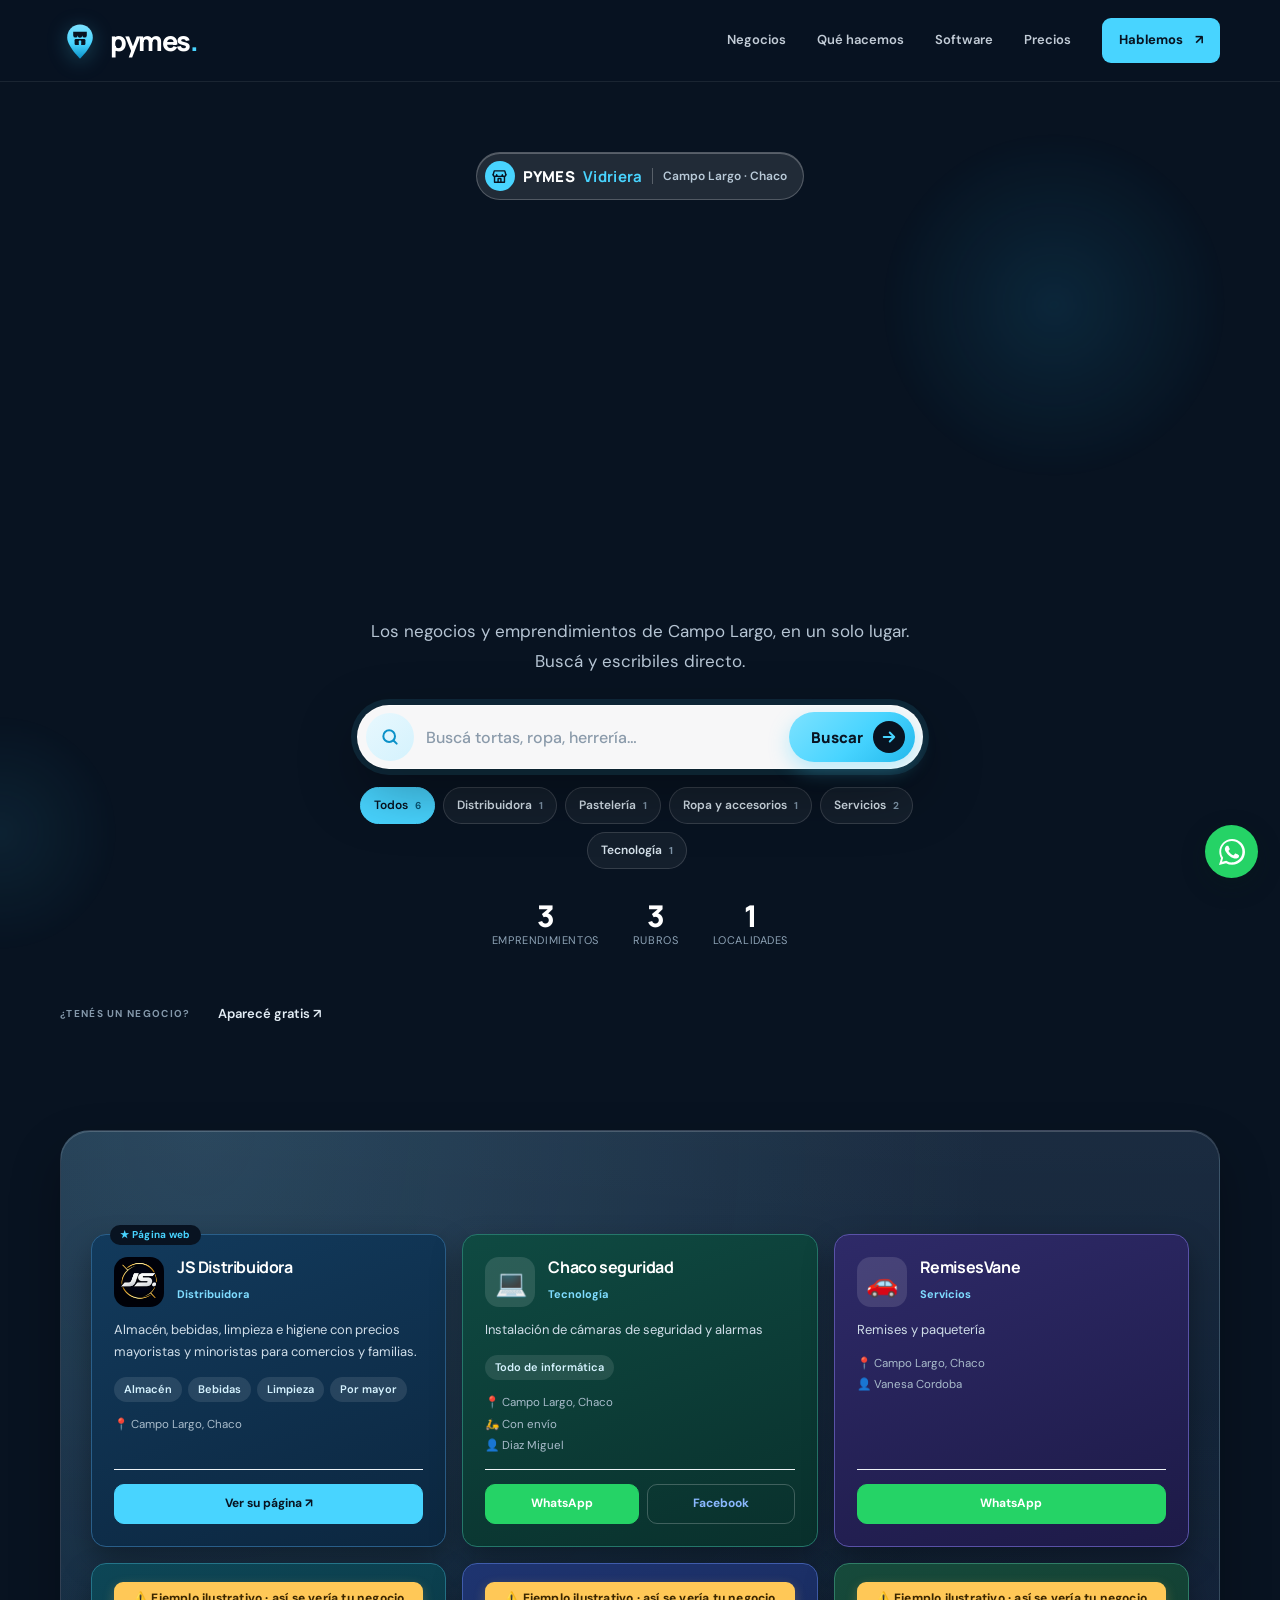
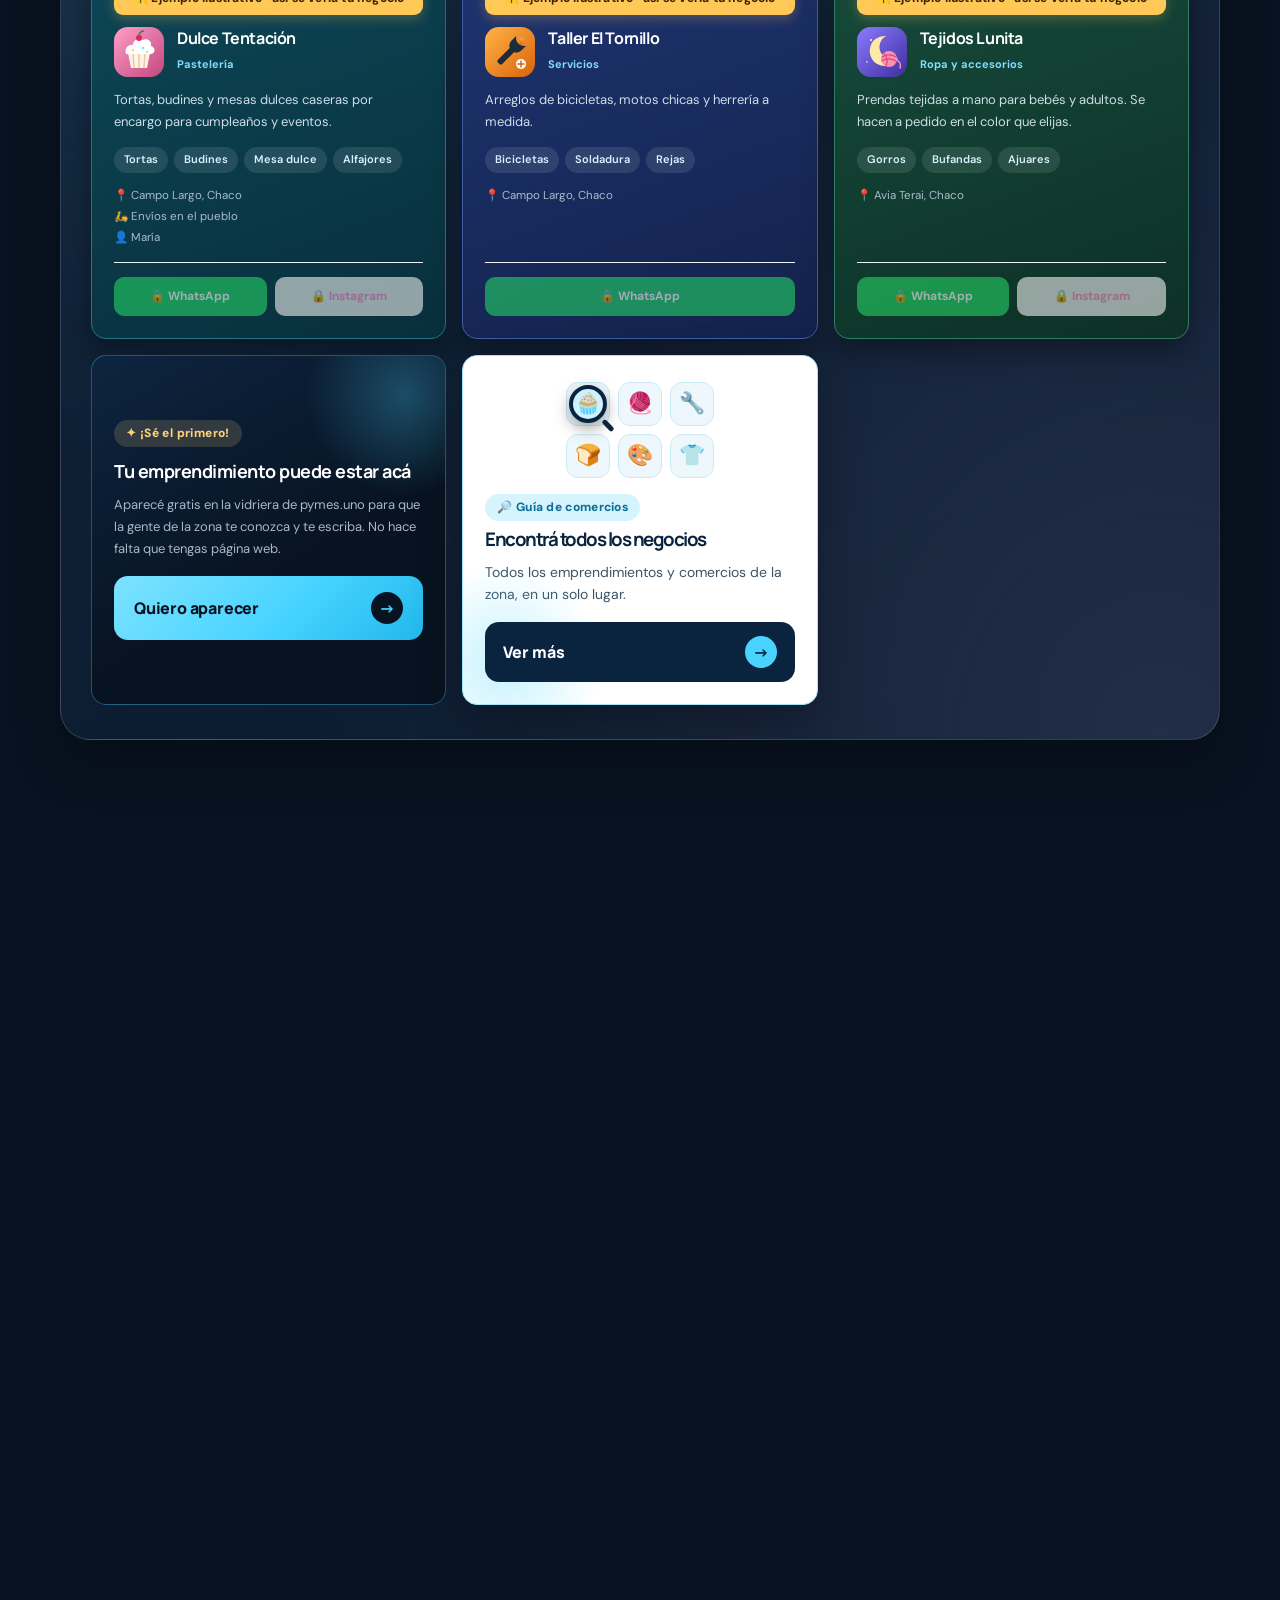
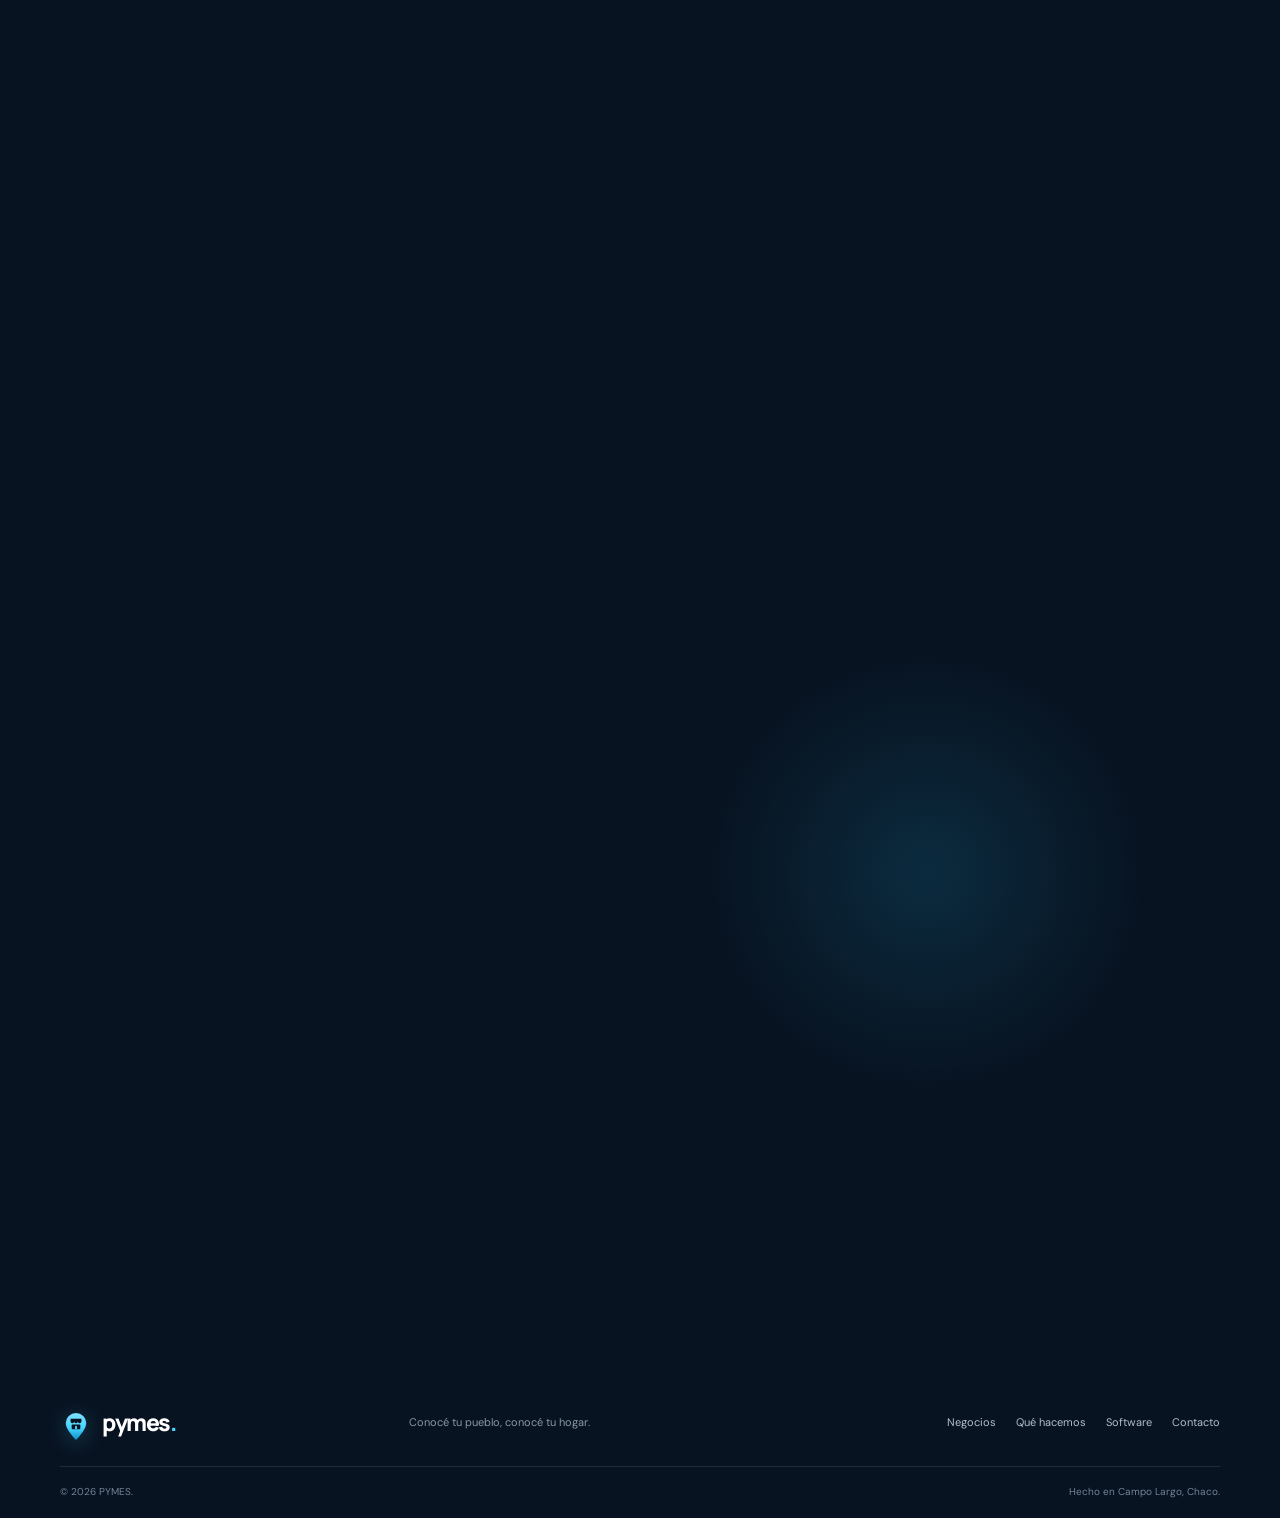
<file: index.html>
<!doctype html>
<html lang="es">
<head>
  <meta charset="utf-8">
  <meta name="viewport" content="width=device-width, initial-scale=1">
  <meta name="theme-color" content="#081321">
  <meta name="color-scheme" content="light only">
  <meta name="description" content="Los emprendimientos y negocios de Campo Largo en un solo lugar. Publicá el tuyo gratis.">
  <meta property="og:title" content="pymes.uno | Emprendedores y negocios de tu zona">
  <meta property="og:description" content="La vidriera de los emprendimientos y negocios de Campo Largo y la región. Publicá el tuyo gratis.">
  <meta property="og:type" content="website">
  <meta property="og:url" content="https://pymes.uno/">
  <meta property="og:site_name" content="pymes.uno">
  <meta property="og:locale" content="es_AR">
  <meta property="og:image" content="https://pymes.uno/assets/compartir.png">
  <meta property="og:image:secure_url" content="https://pymes.uno/assets/compartir.png">
  <meta property="og:image:type" content="image/png">
  <meta property="og:image:width" content="1200">
  <meta property="og:image:height" content="630">
  <meta property="og:image:alt" content="pymes.uno · Emprendedores y negocios de Campo Largo y la región">
  <meta name="twitter:card" content="summary_large_image">
  <link rel="apple-touch-icon" href="assets/logo-512.png">
  <title>pymes.uno — Emprendedores y negocios de tu zona</title>
  <link rel="icon" href="assets/favicon.svg" type="image/svg+xml">
  <link rel="preconnect" href="https://fonts.googleapis.com">
  <link rel="preconnect" href="https://fonts.gstatic.com" crossorigin>
  <link href="https://fonts.googleapis.com/css2?family=DM+Sans:wght@400;500;600;700&family=Manrope:wght@400;500;600;700;800&display=swap" rel="stylesheet">
  <link rel="stylesheet" href="styles.css">
  <link rel="stylesheet" href="simple.css">
</head>
<body>
  <a class="skip-link" href="#contenido">Saltar al contenido</a>
  <header class="site-header" id="inicio">
    <div class="container nav-wrap">
      <a class="brand" href="#inicio" aria-label="PYMES, ir al inicio">
        <span class="brand-mark" aria-hidden="true"><img src="assets/logo-icono.svg" alt="" width="38" height="38"></span>
        <span class="brand-name">pymes<span>.</span></span>
      </a>
      <button class="menu-toggle" aria-label="Abrir menú" aria-expanded="false" aria-controls="site-nav">
        <span></span><span></span><span></span>
      </button>
      <nav class="site-nav" id="site-nav" aria-label="Navegación principal">
        <a href="#emprendedores">Negocios</a>
        <a href="#servicios">Qué hacemos</a>
        <a href="#software">Software</a>
        <a href="#precios">Precios</a>
        <a class="nav-cta" href="#contacto">Hablemos <span aria-hidden="true">↗</span></a>
      </nav>
    </div>
  </header>

  <main id="contenido">
    <!-- 1. Portada + buscador -->
    <section class="vitrina section-dark" id="emprendedores" aria-labelledby="vitrina-titulo">
      <div class="hero-glow glow-one"></div><div class="hero-glow glow-two"></div>
      <div class="container vitrina-grid">
        <div class="vitrina-copy">
          <div class="vd-marca"><span class="vd-marca-ico"><svg viewBox="0 0 24 24" aria-hidden="true"><path d="M3 9.5 4.6 4h14.8L21 9.5"/><path d="M3 9.5c0 1.4 1.1 2.5 2.5 2.5S8 10.9 8 9.5c0 1.4 1.1 2.5 2.5 2.5h3c1.4 0 2.5-1.1 2.5-2.5 0 1.4 1.1 2.5 2.5 2.5S21 10.9 21 9.5"/><path d="M5 12v8h14v-8"/><path d="M10 20v-5h4v5"/></svg></span> PYMES <b>Vidriera</b><small>Campo Largo · Chaco</small></div>
          <div class="vd-art vd-mini" aria-hidden="true">
          <div class="vd-local">
            <div class="vd-cartel"><span>PYMES</span> Vidriera</div>
            <div class="vd-toldo"></div>
            <div class="vd-fachada">
              <div class="vd-vidrio">
                <div class="vd-colgante">ABIERTO</div>
                <div class="vd-estante"><span>🧁</span><span>🍞</span><span>🍯</span></div>
                <div class="vd-estante"><span>🧶</span><span>👕</span><span>🎨</span></div>
                <div class="vd-estante"><span>🔧</span><span>🌵</span><span>🧴</span></div>
                <i class="vd-reflejo"></i>
              </div>
              <div class="vd-puerta"><small>PASÁ</small><i class="vd-reflejo"></i></div>
            </div>
            <div class="vd-vereda"></div>
          </div>
          <div class="float-chip vd-chip vd-chip-a"><span class="chip-check">✓</span> Contacto por WhatsApp</div>
          <div class="float-chip vd-chip vd-chip-b">📍 Negocios de Campo Largo</div>
          <i class="vd-chispa c1">✦</i><i class="vd-chispa c2">✦</i><i class="vd-chispa c3">✦</i>
        </div>
          <h1 id="vitrina-titulo">Conocé tu pueblo,<br>conocé tu <span>hogar.</span></h1>
          <p class="vitrina-lead">Los negocios y emprendimientos de Campo Largo, en un solo lugar. Buscá y escribiles directo.</p>
          <form class="vitrina-search buscador" id="emp-form" role="search" action="#emp-listado">
            <span class="buscador-icono" aria-hidden="true"><svg viewBox="0 0 24 24"><circle cx="11" cy="11" r="7"/><path d="m20 20-3.5-3.5"/></svg></span>
            <input id="emp-buscar" type="search" placeholder="Buscá tortas, ropa, herrería…" aria-label="Buscar emprendimientos" autocomplete="off" enterkeyhint="search">
            <button class="buscador-btn" type="submit" aria-label="Buscar"><span>Buscar</span><svg viewBox="0 0 24 24" aria-hidden="true"><path d="M5 12h14m-6-6 6 6-6 6"/></svg></button>
          </form>
          <div class="vitrina-rubros" id="emp-filtros" role="group" aria-label="Filtrar por rubro"></div>
          <dl class="vitrina-stats" id="emp-stats" hidden>
            <div><dt id="emp-n-emp">0</dt><dd>emprendimientos</dd></div>
            <div><dt id="emp-n-rub">0</dt><dd>rubros</dd></div>
            <div><dt id="emp-n-loc">0</dt><dd>localidades</dd></div>
          </dl>
        </div>

      </div>
      <div class="container hero-bottom vitrina-bottom">
        <span>¿TENÉS UN NEGOCIO?</span>
        <div class="vitrina-bottom-links"><a id="emp-sumar" href="sumate.html">Aparecé gratis <span aria-hidden="true">↗</span></a></div>
      </div>
    </section>
    <!-- 2. Tarjetas de negocios -->
    <section class="section emp-section" id="emp-listado" aria-labelledby="emp-titulo">
      <div class="gl-manchas" aria-hidden="true"><i class="m1"></i><i class="m2"></i><i class="m3"></i><i class="m4"></i></div>
      <div class="container gl-vidrio">
        <i class="gl-reflejo" aria-hidden="true"></i>
        <div class="emp-list-head">
          <h2 id="emp-titulo">Negocios de la zona <span class="emp-count" id="emp-contador"></span></h2>
          <p id="emp-filtro-actual">Tocá un rubro o buscá arriba.</p>
        </div>
        <div class="emp-grid" id="emp-lista"></div>
        <p class="emp-empty" id="emp-vacio" hidden>No encontramos nada con esa búsqueda. <button type="button" class="emp-reset" id="emp-limpiar">Ver todos</button></p>
      </div>
    </section>
    <!-- 3. Herramientas -->
    <section class="section svc-section hz-section" id="servicios">
      <div class="svc-blob svc-blob-a" aria-hidden="true"></div><div class="svc-blob svc-blob-b" aria-hidden="true"></div>
      <div class="container hz-grid">
        <div class="hz-copy">
          <div class="eyebrow svc-eyebrow"><span class="eyebrow-dot"></span> Herramientas</div>
          <h2>Conocé nuestras herramientas <span>gratuitas y de pago</span> para potenciar tu negocio.</h2>
          <div class="hz-chips"><span>💻 Programas de caja</span><span>📱 App para el celular</span><span>🌐 Tu página web</span></div>
          <a class="button button-primary" href="#software">Ver herramientas <span aria-hidden="true">↓</span></a>
        </div>
      </div>
    </section>
    <!-- 5. Software -->
    <section class="section section-dark pos-section" id="software">
      <div class="container">
        <div class="section-heading section-heading-dark">
          <div><div class="eyebrow"><span class="pos-new">Nuevo</span> Software</div><h2>Programas de ventas y gestión<br>para <span>potenciar tu negocio.</span></h2></div>
          <p>Para vender y controlar tu caja, sin internet. <strong>Pymes Lite es gratis.</strong></p>
        </div>

        <div class="pos-grid">
          <article class="pos-card pos-card-lite">
            <div class="pos-card-top"><span class="pos-badge">Pymes Lite</span><span class="pos-for">Kioscos · almacenes</span></div>
            <h3>Simple, rápido y<br>sin internet.</h3>
            <ul class="pos-list">
              <li>Lector de códigos y ticket</li>
              <li>Caja, stock y fiado</li>
              <li>Reportes de ganancia</li>
            </ul>
            <div class="pos-specs"><div><b>0,5&nbsp;s</b><span>para abrir</span></div><div><b>Windows&nbsp;10</b><span>o superior</span></div><div><b>Sin</b><span>instalación</span></div></div>
            <div class="pos-download">
              <a class="button button-primary" href="https://www.mediafire.com/file/9zaavjurk3516uk/PymesLite-x64.zip/file" target="_blank" rel="noopener noreferrer">Descargar gratis <span aria-hidden="true">↓</span></a>
            </div>
            <div class="lt-art" aria-hidden="true">
              <div class="lt-lap">
                <div class="lt-screen">
                  <div class="lt-top"><b>Caja 1</b><span>Abierta</span></div>
                  <table>
                    <tr><th>Producto</th><th>Cant.</th><th>$</th></tr>
                    <tr><td>Yerba 1 kg</td><td>1</td><td>4.200</td></tr>
                    <tr><td>Gaseosa 2 L</td><td>2</td><td>5.600</td></tr>
                    <tr class="lt-nuevo"><td>Galletitas</td><td>1</td><td>1.900</td></tr>
                  </table>
                  <div class="lt-total"><span>Total</span><b>$ 11.700</b></div>
                </div>
                <div class="lt-base"></div>
              </div>
              <div class="lt-scan">
                <div class="lt-scan-top"><b>Lector</b><span>¡Bip! ✓</span></div>
                <div class="lt-barras"><i></i></div>
                <small>7790040 112233</small>
                <div class="lt-scan-row"><span>Galletitas</span><b>$ 1.900</b></div>
              </div>
            </div>
          </article>

          <article class="pos-card pos-card-pro">
            <div class="pos-card-top"><span class="pos-badge">Pymes Pro</span><span class="pos-dev"><i></i> En desarrollo</span></div>
            <h3>Más cajas, más locales,<br>todo bajo control.</h3>
            <ul class="pos-list">
              <li>Varias cajas en red</li>
              <li>Varias sucursales</li>
              <li>Pasás de Lite sin perder nada</li>
            </ul>
            <div class="pos-specs"><div><b>Multi</b><span>caja</span></div><div><b>Multi</b><span>sucursal</span></div><div><b>Control</b><span>total</span></div></div>
            <div class="pos-download">
              <a class="button button-primary" id="whatsapp-pos" href="#contacto" target="_blank" rel="noopener noreferrer">Consultar <span aria-hidden="true">↗</span></a>
            </div>
            <div class="lt-art" aria-hidden="true">
              <div class="lt-lap">
                <div class="lt-screen pr-card">
                  <div class="lt-top"><b>Cajas en vivo</b><span>Hoy</span></div>
                  <table>
                    <tr><th>Caja</th><th>Cajero</th><th>$</th></tr>
                    <tr><td><i class="pr-dot"></i>Caja 1</td><td>Ana</td><td>152.300</td></tr>
                    <tr><td><i class="pr-dot"></i>Caja 2</td><td>Luis</td><td>98.400</td></tr>
                    <tr><td><i class="pr-dot off"></i>Sucursal 2</td><td>Caro</td><td>236.200</td></tr>
                  </table>
                  <div class="lt-total"><span>Total del día</span><b>$ 486.900</b></div>
                </div>
              </div>
              <div class="lt-scan">
                <div class="lt-scan-top"><b>Caja 2</b><span>Abierta</span></div>
                <small class="pr-sub">Abrió Luis · 08:02</small>
                <div class="lt-scan-row"><span>Vendido hoy</span><b>$ 98.400</b></div>
                <div class="lt-scan-row"><span>Tickets</span><b>31</b></div>
                <div class="lt-scan-row"><span>Arqueo a ciegas</span><b>✓</b></div>
              </div>
            </div>
          </article>
        </div>

        <article class="pw-card pt-card">
          <div class="pw-copy">
            <div class="pos-card-top"><span class="pos-badge pt-badge">PymesTienda</span><span class="pos-for">Ropa · indumentaria personalizada</span></div>
            <h3>Tu tienda de ropa,<br>por mayor y <span>por menor.</span></h3>
            <ul class="pos-list pt-list">
              <li>Talles y colores con su stock</li>
              <li>Precio mayorista con una tecla</li>
              <li>Pedidos con seña y seguimiento</li>
            </ul>
            <div class="pos-download">
              <a class="button button-primary pt-button" href="https://www.mediafire.com/file/siuynyj4ku2kmqa/PymesTienda-x64.zip/file" target="_blank" rel="noopener noreferrer">Descargar PymesTienda <span aria-hidden="true">↓</span></a>
            </div>
          </div>
          <div class="pt-art" aria-hidden="true">
            <div class="pt-grid">
              <div class="pt-grid-top"><b>Remera básica</b><span>Stock</span></div>
              <table>
                <tr><th></th><th>S</th><th>M</th><th>L</th><th>XL</th></tr>
                <tr><td><i class="pt-dot negro"></i>Negro</td><td>4</td><td>6</td><td>3</td><td class="pt-low">1</td></tr>
                <tr><td><i class="pt-dot blanco"></i>Blanco</td><td>5</td><td>8</td><td>4</td><td>2</td></tr>
                <tr><td><i class="pt-dot rojo"></i>Rojo</td><td class="pt-zero">0</td><td>3</td><td>2</td><td>2</td></tr>
              </table>
            </div>
            <div class="pt-order">
              <div class="pt-order-top"><b>Pedido N° 27</b><span>Listo</span></div>
              <small>12 buzos sublimados</small>
              <div class="pt-order-row"><span>Seña</span><b>$ 80.000</b></div>
              <div class="pt-order-row"><span>Saldo</span><b>$ 120.000</b></div>
            </div>
          </div>
        </article>

        <article class="pw-card">
          <div class="pw-copy">
            <div class="pos-card-top"><span class="pos-badge pw-badge">PymesWeb</span><span class="pos-for">¿No tenés PC?</span></div>
            <h3>Tu web y tus pedidos,<br>desde el <span>celular.</span></h3>
            <ul class="pos-list pw-list">
              <li>Productos y fotos desde el teléfono</li>
              <li>Pedidos por WhatsApp</li>
              <li>Comprobantes en PDF</li>
            </ul>
            <div class="pos-download">
              <a class="button button-primary" href="https://www.mediafire.com/file/zaxpjkq302llcef/PymesWeb.apk/file" target="_blank" rel="noopener noreferrer">Descargar para Android <span aria-hidden="true">↓</span></a>
            </div>
          </div>
          <div class="pw-phone" aria-hidden="true">
            <div class="pw-screen">
              <div class="pw-bar"><b>PymesWeb</b><span>Pedidos</span></div>
              <div class="pw-msg"><small>WhatsApp · nuevo pedido</small><span>2× Yerba 1 kg</span><span>6× Agua 2 L</span><span>1× Detergente</span></div>
              <div class="pw-row"><span>Total</span><b>$ 18.450</b></div>
              <div class="pw-btn">Generar comprobante</div>
              <div class="pw-pdf"><i></i><div><b>Comprobante X</b><small>0001-00000027 · PDF</small></div></div>
            </div>
          </div>
        </article>
      </div>
    </section>
    <!-- 4. Precio -->
    <section class="section precio-section simple-precio" id="precios" aria-labelledby="precio-titulo">
      <div class="container">
        <div class="precio-grid">
          <div class="precio-card">
            <span class="precio-regalo">🎁 1er mes de regalo</span>
            <h2 id="precio-titulo">Tu página web</h2>
            <p class="precio-desde">desde</p>
            <p class="precio-monto"><span>$</span>10.000<small>/mes</small></p>
            <p class="precio-nota">Sin pagar de entrada. Nosotros la diseñamos, la publicamos y te enseñamos a usarla.</p>
            <ul class="precio-lista">
              <li>Diseño con tu logo y tus colores</li>
              <li>Catálogo con fotos, precios y ofertas</li>
              <li>Tu dirección propia: <b>tunegocio.pymes.uno</b></li>
              <li>Pedidos que llegan directo a tu WhatsApp</li>
              <li>Destacada primero en la vidriera de pymes.uno</li>
              <li>La actualizás vos desde la PC o el celular</li>
            </ul>
            <a class="button precio-btn" id="whatsapp-precio" href="#contacto" target="_blank" rel="noopener noreferrer">Quiero mi página <span aria-hidden="true">↗</span></a>
          </div>

          <div class="pw2">
            <div class="eyebrow svc-eyebrow pw2-eyebrow"><span class="eyebrow-dot"></span> Tu negocio en internet</div>
            <h3>Tu tienda abierta <span>las 24 hs.</span></h3>
            <p>Tus clientes ven tus productos desde el celular, arman su pedido y te llega listo a tu WhatsApp. Vos solo preparás y entregás.</p>
            <div class="pw2-art" aria-hidden="true">
              <div class="pw2-web">
                <div class="pw2-bar"><i></i><i></i><i></i><span>tunegocio.pymes.uno</span></div>
                <div class="pw2-nav"><b>TU<em>NEGOCIO</em></b><span class="pw2-cart">🛒 <b>2</b></span></div>
                <div class="pw2-banner"><small>OFERTA DE LA SEMANA</small><b>20% OFF</b></div>
                <div class="pw2-prods">
                  <div><span>🧁</span><b>$ 3.500</b><em>Agregar</em></div>
                  <div class="pw2-activo"><span>🍞</span><b>$ 1.200</b><em>Agregar</em></div>
                  <div><span>🍪</span><b>$ 2.800</b><em>Agregar</em></div>
                </div>
              </div>
              <div class="pw2-pedido">
                <div class="pw2-pedido-top"><b>💬 Pedido nuevo</b><span>WhatsApp</span></div>
                <div class="pw2-fila"><span>2× Torta</span><b>$ 7.000</b></div>
                <div class="pw2-fila"><span>4× Pan casero</span><b>$ 4.800</b></div>
                <div class="pw2-fila pw2-total"><span>Total</span><b>$ 11.800</b></div>
              </div>
              <div class="float-chip pw2-chip">✓ Se ve perfecta en el celu</div>
            </div>
          </div>
        </div>
      </div>
    </section>
    <!-- 6. Contacto -->
    <section class="cta-section" id="contacto">
      <div class="cta-glow"></div>
      <div class="container contact-origin" id="contacto-origen" hidden>
        <span class="contact-origin-icon" aria-hidden="true">✓</span>
        <p><strong id="contacto-origen-titulo">Llegaste desde la app.</strong> <span id="contacto-origen-texto">Escribinos y te ayudamos a tener tu página web.</span></p>
      </div>
      <div class="container cta-inner"><div class="cta-symbol"><svg viewBox="0 0 48 48" aria-hidden="true"><path d="M10 34V14h12a8 8 0 0 1 0 16H10m0-8h10M28 34V14h10"/></svg></div><div class="cta-copy"><div class="eyebrow"><span class="eyebrow-dot"></span> Contacto</div><h2>¿Le damos forma<br>a tu <span>idea?</span></h2><p>Contanos qué negocio tenés y lo armamos juntos.</p></div><div class="cta-action"><a class="button button-primary button-large" id="whatsapp-cta" href="#" target="_blank" rel="noopener noreferrer">Hablemos por WhatsApp <span>↗</span></a><small>Sin compromiso.</small></div></div>
      <div class="container contact-grid">
        <a class="contact-card" id="contacto-whatsapp" href="#" target="_blank" rel="noopener noreferrer">
          <span class="contact-icon" aria-hidden="true"><svg viewBox="0 0 24 24"><path d="M21 11.5a8.4 8.4 0 0 1-.9 3.8 8.5 8.5 0 0 1-7.6 4.7 8.4 8.4 0 0 1-3.8-.9L3 21l1.9-5.7a8.4 8.4 0 0 1-.9-3.8A8.5 8.5 0 0 1 8.7 3.9a8.4 8.4 0 0 1 3.8-.9h.5a8.5 8.5 0 0 1 8 8z"/></svg></span>
          <span class="contact-label">WhatsApp</span>
          <strong class="contact-value">+54 9 3731 55-8574</strong>
          <span class="contact-hint">Escribinos <span aria-hidden="true">↗</span></span>
        </a>
        <a class="contact-card" id="contacto-llamar" href="tel:+5493731558574">
          <span class="contact-icon" aria-hidden="true"><svg viewBox="0 0 24 24"><path d="M22 16.9v3a2 2 0 0 1-2.2 2 19.8 19.8 0 0 1-8.6-3.1 19.5 19.5 0 0 1-6-6A19.8 19.8 0 0 1 2.1 4.2 2 2 0 0 1 4.1 2h3a2 2 0 0 1 2 1.7c.1.9.4 1.8.7 2.7a2 2 0 0 1-.5 2.1L8 9.8a16 16 0 0 0 6 6l1.3-1.3a2 2 0 0 1 2.1-.4c.9.3 1.8.6 2.7.7a2 2 0 0 1 1.7 2z"/></svg></span>
          <span class="contact-label">Teléfono</span>
          <strong class="contact-value">+54 9 3731 55-8574</strong>
          <span class="contact-hint">Llamanos <span aria-hidden="true">↗</span></span>
        </a>
        <a class="contact-card contact-card-config" id="contacto-config" href="#" target="_blank" rel="noopener noreferrer">
          <span class="contact-icon" aria-hidden="true"><svg viewBox="0 0 24 24"><path d="M12 15a3 3 0 1 0 0-6 3 3 0 0 0 0 6z"/><path d="M19.4 15a1.7 1.7 0 0 0 .3 1.8l.1.1a2 2 0 1 1-2.8 2.8l-.1-.1a1.7 1.7 0 0 0-1.8-.3 1.7 1.7 0 0 0-1 1.5V21a2 2 0 1 1-4 0v-.1a1.7 1.7 0 0 0-1.1-1.5 1.7 1.7 0 0 0-1.8.3l-.1.1a2 2 0 1 1-2.8-2.8l.1-.1a1.7 1.7 0 0 0 .3-1.8 1.7 1.7 0 0 0-1.5-1H3a2 2 0 1 1 0-4h.1a1.7 1.7 0 0 0 1.5-1.1 1.7 1.7 0 0 0-.3-1.8l-.1-.1a2 2 0 1 1 2.8-2.8l.1.1a1.7 1.7 0 0 0 1.8.3H9a1.7 1.7 0 0 0 1-1.5V3a2 2 0 1 1 4 0v.1a1.7 1.7 0 0 0 1 1.5 1.7 1.7 0 0 0 1.8-.3l.1-.1a2 2 0 1 1 2.8 2.8l-.1.1a1.7 1.7 0 0 0-.3 1.8V9a1.7 1.7 0 0 0 1.5 1H21a2 2 0 1 1 0 4h-.1a1.7 1.7 0 0 0-1.5 1z"/></svg></span>
          <span class="contact-label">¿Usás nuestros programas?</span>
          <strong class="contact-value">Pedí tu configuración</strong>
          <span class="contact-hint">Para conectar tu web <span aria-hidden="true">↗</span></span>
        </a>
      </div>
    </section>
  </main>
  <footer class="site-footer">
    <div class="container footer-main"><a class="brand footer-brand" href="#inicio"><span class="brand-mark" aria-hidden="true"><img src="assets/logo-icono.svg" alt="" width="38" height="38"></span><span class="brand-name">pymes<span>.</span></span></a><p>Conocé tu pueblo, conocé tu hogar.</p><nav aria-label="Enlaces del pie de página"><a href="#emprendedores">Negocios</a><a href="#servicios">Qué hacemos</a><a href="#software">Software</a><a href="#contacto">Contacto</a></nav></div>
    <div class="container footer-bottom"><span>© <span id="year">2026</span> PYMES.</span><span>Hecho en Campo Largo, Chaco.</span></div>
  </footer>

  <a class="whatsapp-float" id="whatsapp-float" href="#" target="_blank" rel="noopener noreferrer" aria-label="Contactar a PYMES por WhatsApp"><svg viewBox="0 0 24 24" aria-hidden="true"><path d="M20.5 3.5A11.8 11.8 0 0 0 12.1 0C5.6 0 .3 5.3.3 11.8c0 2.1.6 4.1 1.6 5.9L0 24l6.5-1.7a11.8 11.8 0 0 0 5.6 1.4h.1c6.5 0 11.8-5.3 11.8-11.8 0-3.2-1.2-6.2-3.5-8.4ZM12.1 21.7a9.8 9.8 0 0 1-5-1.4l-.4-.2-3.9 1 1-3.8-.3-.4a9.7 9.7 0 0 1-1.5-5.2c0-5.4 4.4-9.800 9.8-9.8 2.6 0 5.1 1 6.9 2.9a9.7 9.7 0 0 1 2.9 6.9c0 5.4-4.4 9.8-9.8 9.8Zm5.4-7.3c-.3-.2-1.8-.9-2.1-1-.3-.1-.5-.2-.7.2-.2.3-.8 1-1 1.2-.2.2-.4.2-.7.1-.3-.2-1.300-.5-2.4-1.5-.9-.8-1.5-1.8-1.7-2.1-.2-.3 0-.5.1-.6l.5-.6c.2-.2.2-.3.3-.5.1-.2 0-.4 0-.6-.1-.2-.7-1.7-1-2.3-.2-.6-.5-.5-.7-.5H7.5c-.2 0-.6.1-.9.4-.3.3-1.2 1.1-1.2 2.6s1.2 3 1.4 3.2c.2.2 2.3 3.5 5.6 4.9.8.3 1.4.5 1.9.6.8.2 1.5.2 2 .1.6-.1 1.8-.7 2-1.4.2-.7.2-1.3.2-1.4-.1-.1-.3-.2-.6-.4Z"/></svg></a>
  <script src="emprendimientos.js"></script>
  <script src="script.js"></script>
  <script>
    // Las tarjetas aparecen al entrar en pantalla y se van al salir (hacia arriba o hacia abajo), en los dos sentidos.
    if ("IntersectionObserver" in window) {
      document.documentElement.classList.add("js");
      const obs = new IntersectionObserver((entradas) => entradas.forEach((e) => {
        e.target.classList.toggle("visto", e.isIntersecting);
        if (!e.isIntersecting) e.target.classList.toggle("arriba", e.boundingClientRect.top < 0);
      }), { threshold: 0.12, rootMargin: "0px 0px -40px 0px" });
      document.querySelectorAll(".vd-art, .vitrina-copy > h1, .emp-list-head, .hz-copy, .section-heading, .pos-card, .pw-card, .precio-card, .pw2, .cta-inner, .contact-card").forEach((el, i) => {
        el.classList.add("rv");
        el.style.transitionDelay = (el.matches(".pos-card, .contact-card") ? (i % 3) * 0.12 : 0) + "s";
        obs.observe(el);
      });
    }
  </script>
</body>
</html>
</file>
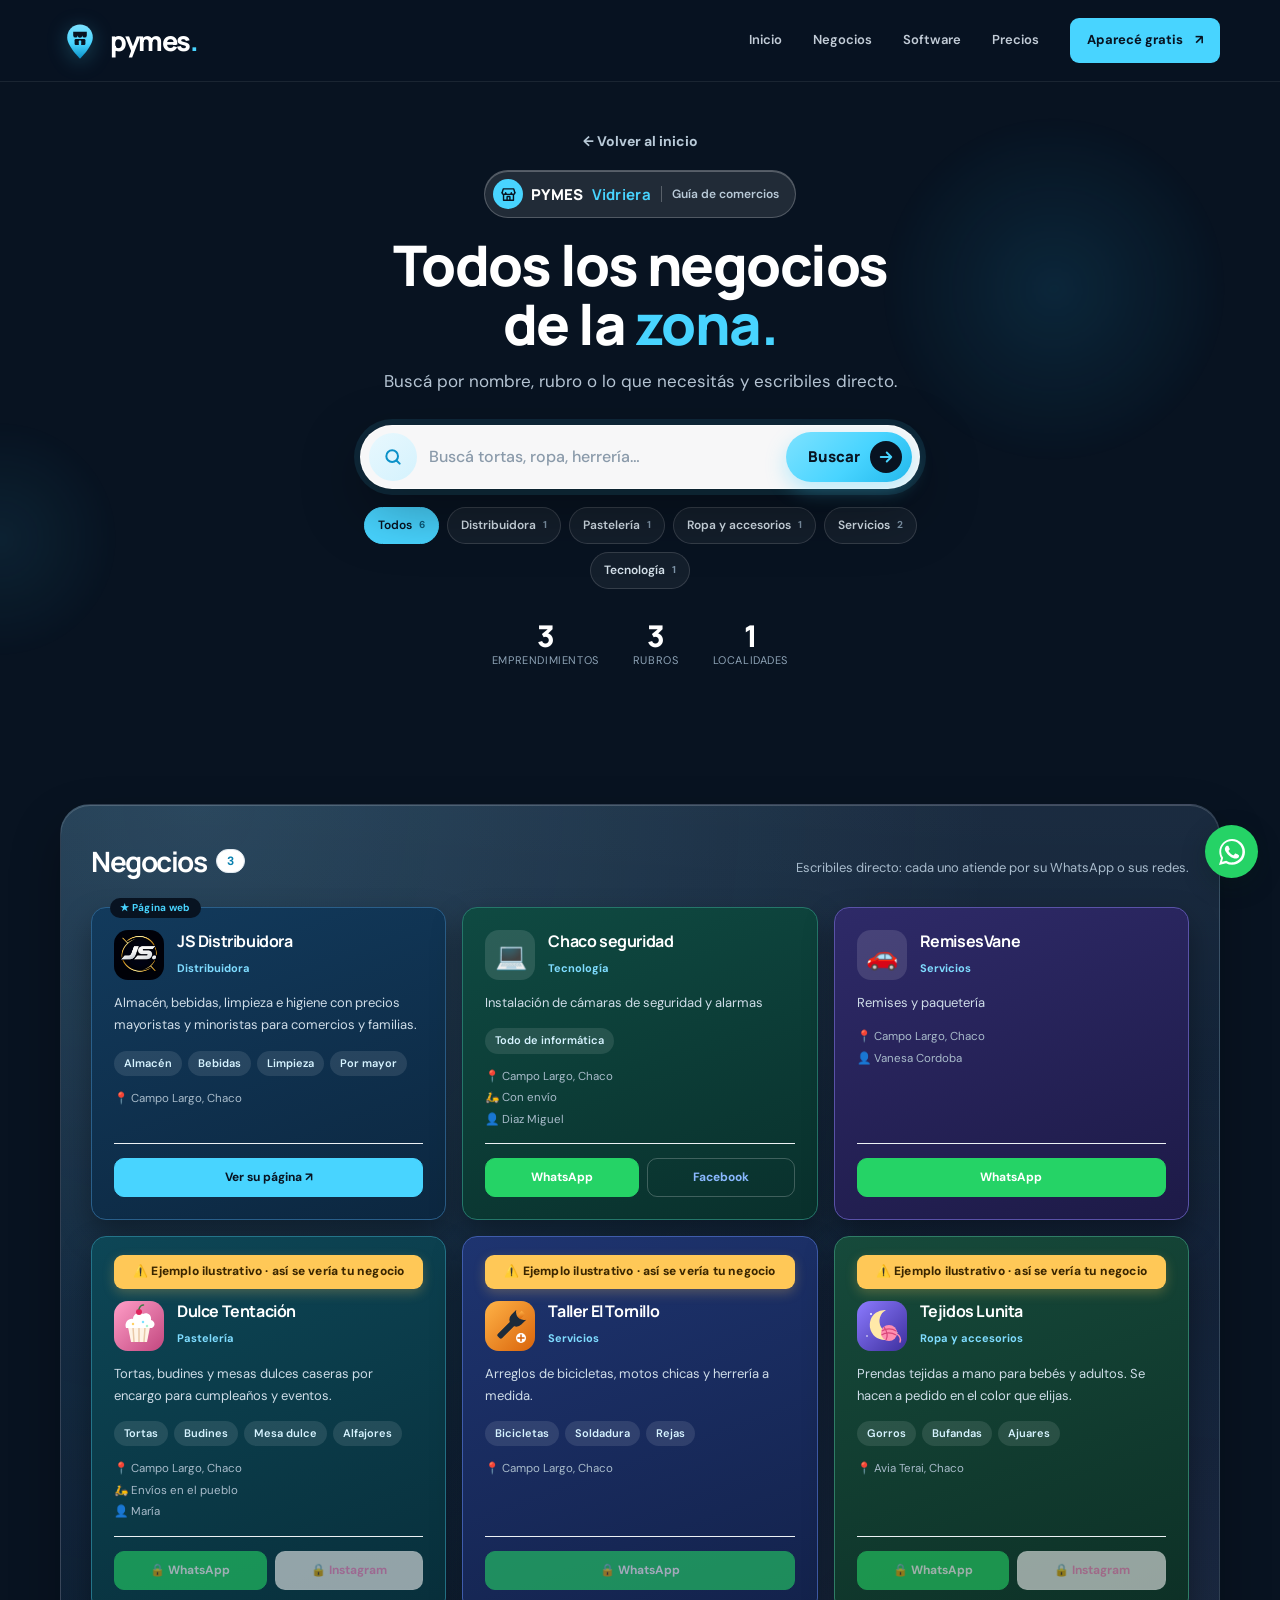
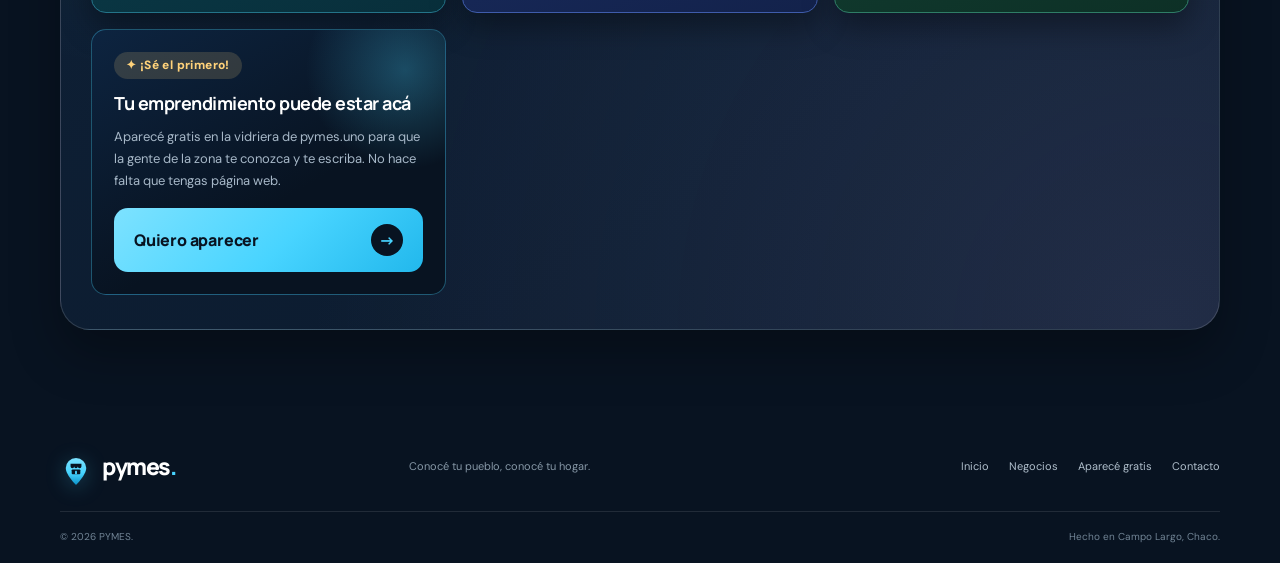
<file: negocios.html>
<!doctype html>
<html lang="es">
<head>
  <meta charset="utf-8">
  <meta name="viewport" content="width=device-width, initial-scale=1">
  <meta name="theme-color" content="#081321">
  <meta name="color-scheme" content="light only">
  <meta name="description" content="Todos los emprendimientos y comercios de Campo Largo y la región, en un solo lugar. Buscá por rubro y escribiles directo por WhatsApp.">
  <meta property="og:title" content="Todos los negocios | pymes.uno">
  <meta property="og:description" content="Todos los emprendimientos y comercios de Campo Largo y la región, en un solo lugar.">
  <meta property="og:type" content="website">
  <meta property="og:url" content="https://pymes.uno/negocios.html">
  <meta property="og:site_name" content="pymes.uno">
  <meta property="og:locale" content="es_AR">
  <meta property="og:image" content="https://pymes.uno/assets/compartir.png">
  <meta property="og:image:width" content="1200">
  <meta property="og:image:height" content="630">
  <meta name="twitter:card" content="summary_large_image">
  <link rel="apple-touch-icon" href="assets/logo-512.png">
  <title>Todos los negocios — pymes.uno</title>
  <link rel="icon" href="assets/favicon.svg" type="image/svg+xml">
  <link rel="preconnect" href="https://fonts.googleapis.com">
  <link rel="preconnect" href="https://fonts.gstatic.com" crossorigin>
  <link href="https://fonts.googleapis.com/css2?family=DM+Sans:wght@400;500;600;700&family=Manrope:wght@400;500;600;700;800&display=swap" rel="stylesheet">
  <link rel="stylesheet" href="styles.css">
  <link rel="stylesheet" href="simple.css">
</head>
<body data-pagina="negocios">
  <a class="skip-link" href="#contenido">Saltar al contenido</a>
  <header class="site-header" id="inicio">
    <div class="container nav-wrap">
      <a class="brand" href="index.html" aria-label="PYMES, ir al inicio">
        <span class="brand-mark" aria-hidden="true"><img src="assets/logo-icono.svg" alt="" width="38" height="38"></span>
        <span class="brand-name">pymes<span>.</span></span>
      </a>
      <button class="menu-toggle" aria-label="Abrir menú" aria-expanded="false" aria-controls="site-nav">
        <span></span><span></span><span></span>
      </button>
      <nav class="site-nav" id="site-nav" aria-label="Navegación principal">
        <a href="index.html">Inicio</a>
        <a href="negocios.html" aria-current="page">Negocios</a>
        <a href="index.html#software">Software</a>
        <a href="index.html#precios">Precios</a>
        <a class="nav-cta" href="sumate.html">Aparecé gratis <span aria-hidden="true">↗</span></a>
      </nav>
    </div>
  </header>

  <main id="contenido">
    <section class="vitrina section-dark dir-hero" id="emprendedores" aria-labelledby="dir-titulo">
      <div class="hero-glow glow-one"></div><div class="hero-glow glow-two"></div>
      <div class="container vitrina-grid">
        <div class="vitrina-copy">
          <a class="dir-volver" href="index.html">← Volver al inicio</a><br>
          <div class="vd-marca"><span class="vd-marca-ico"><svg viewBox="0 0 24 24" aria-hidden="true"><path d="M3 9.5 4.6 4h14.8L21 9.5"/><path d="M3 9.5c0 1.4 1.1 2.5 2.5 2.5S8 10.9 8 9.5c0 1.4 1.1 2.5 2.5 2.5h3c1.4 0 2.5-1.1 2.5-2.5 0 1.4 1.1 2.5 2.5 2.5S21 10.9 21 9.5"/><path d="M5 12v8h14v-8"/><path d="M10 20v-5h4v5"/></svg></span> PYMES <b>Vidriera</b><small>Guía de comercios</small></div>
          <h1 id="dir-titulo">Todos los negocios<br>de la <span>zona.</span></h1>
          <p class="vitrina-lead">Buscá por nombre, rubro o lo que necesitás y escribiles directo.</p>
          <form class="vitrina-search buscador" id="emp-form" role="search" action="#emp-listado">
            <span class="buscador-icono" aria-hidden="true"><svg viewBox="0 0 24 24"><circle cx="11" cy="11" r="7"/><path d="m20 20-3.5-3.5"/></svg></span>
            <input id="emp-buscar" type="search" placeholder="Buscá tortas, ropa, herrería…" aria-label="Buscar negocios" autocomplete="off" enterkeyhint="search">
            <button class="buscador-btn" type="submit" aria-label="Buscar"><span>Buscar</span><svg viewBox="0 0 24 24" aria-hidden="true"><path d="M5 12h14m-6-6 6 6-6 6"/></svg></button>
          </form>
          <div class="vitrina-rubros" id="emp-filtros" role="group" aria-label="Filtrar por rubro"></div>
          <dl class="vitrina-stats" id="emp-stats" hidden>
            <div><dt id="emp-n-emp">0</dt><dd>emprendimientos</dd></div>
            <div><dt id="emp-n-rub">0</dt><dd>rubros</dd></div>
            <div><dt id="emp-n-loc">0</dt><dd>localidades</dd></div>
          </dl>
        </div>
      </div>
    </section>

    <section class="section emp-section" id="emp-listado" aria-labelledby="emp-titulo">
      <div class="gl-manchas" aria-hidden="true"><i class="m1"></i><i class="m2"></i><i class="m3"></i><i class="m4"></i></div>
      <div class="container gl-vidrio">
        <i class="gl-reflejo" aria-hidden="true"></i>
        <div class="emp-list-head">
          <h2 id="emp-titulo">Negocios <span class="emp-count" id="emp-contador"></span></h2>
          <p id="emp-filtro-actual">Tocá un rubro o buscá arriba.</p>
        </div>
        <div class="emp-grid" id="emp-lista"></div>
        <p class="emp-empty" id="emp-vacio" hidden>No encontramos nada con esa búsqueda. <button type="button" class="emp-reset" id="emp-limpiar">Ver todos</button></p>
      </div>
    </section>
  </main>

  <footer class="site-footer">
    <div class="container footer-main"><a class="brand footer-brand" href="index.html"><span class="brand-mark" aria-hidden="true"><img src="assets/logo-icono.svg" alt="" width="38" height="38"></span><span class="brand-name">pymes<span>.</span></span></a><p>Conocé tu pueblo, conocé tu hogar.</p><nav aria-label="Enlaces del pie de página"><a href="index.html">Inicio</a><a href="negocios.html">Negocios</a><a href="sumate.html">Aparecé gratis</a><a href="index.html#contacto">Contacto</a></nav></div>
    <div class="container footer-bottom"><span>© <span id="year">2026</span> PYMES.</span><span>Hecho en Campo Largo, Chaco.</span></div>
  </footer>

  <a class="whatsapp-float" id="whatsapp-float" href="#" target="_blank" rel="noopener noreferrer" aria-label="Contactar a PYMES por WhatsApp"><svg viewBox="0 0 24 24" aria-hidden="true"><path d="M20.5 3.5A11.8 11.8 0 0 0 12.1 0C5.6 0 .3 5.3.3 11.8c0 2.1.6 4.1 1.6 5.9L0 24l6.5-1.7a11.8 11.8 0 0 0 5.6 1.4h.1c6.5 0 11.8-5.3 11.8-11.8 0-3.2-1.2-6.2-3.5-8.4ZM12.1 21.7a9.8 9.8 0 0 1-5-1.4l-.4-.2-3.9 1 1-3.8-.3-.4a9.7 9.7 0 0 1-1.5-5.2c0-5.4 4.4-9.8 9.8-9.8 2.6 0 5.1 1 6.9 2.9a9.7 9.7 0 0 1 2.9 6.9c0 5.4-4.4 9.8-9.8 9.8Zm5.4-7.3c-.3-.2-1.8-.9-2.1-1-.3-.1-.5-.2-.7.2-.2.3-.8 1-1 1.2-.2.2-.4.2-.7.1-.3-.2-1.3-.5-2.4-1.5-.9-.8-1.5-1.8-1.7-2.1-.2-.3 0-.5.1-.6l.5-.6c.2-.2.2-.3.3-.5.1-.2 0-.4 0-.6-.1-.2-.7-1.7-1-2.3-.2-.6-.5-.5-.7-.5H7.5c-.2 0-.6.1-.9.4-.3.3-1.2 1.1-1.2 2.6s1.2 3 1.4 3.2c.2.2 2.3 3.5 5.6 4.9.8.3 1.4.5 1.9.6.8.2 1.5.2 2 .1.6-.1 1.8-.7 2-1.4.2-.7.2-1.3.2-1.4-.1-.1-.3-.2-.6-.4Z"/></svg></a>
  <script src="emprendimientos.js"></script>
  <script src="script.js"></script>
</body>
</html>
</file>
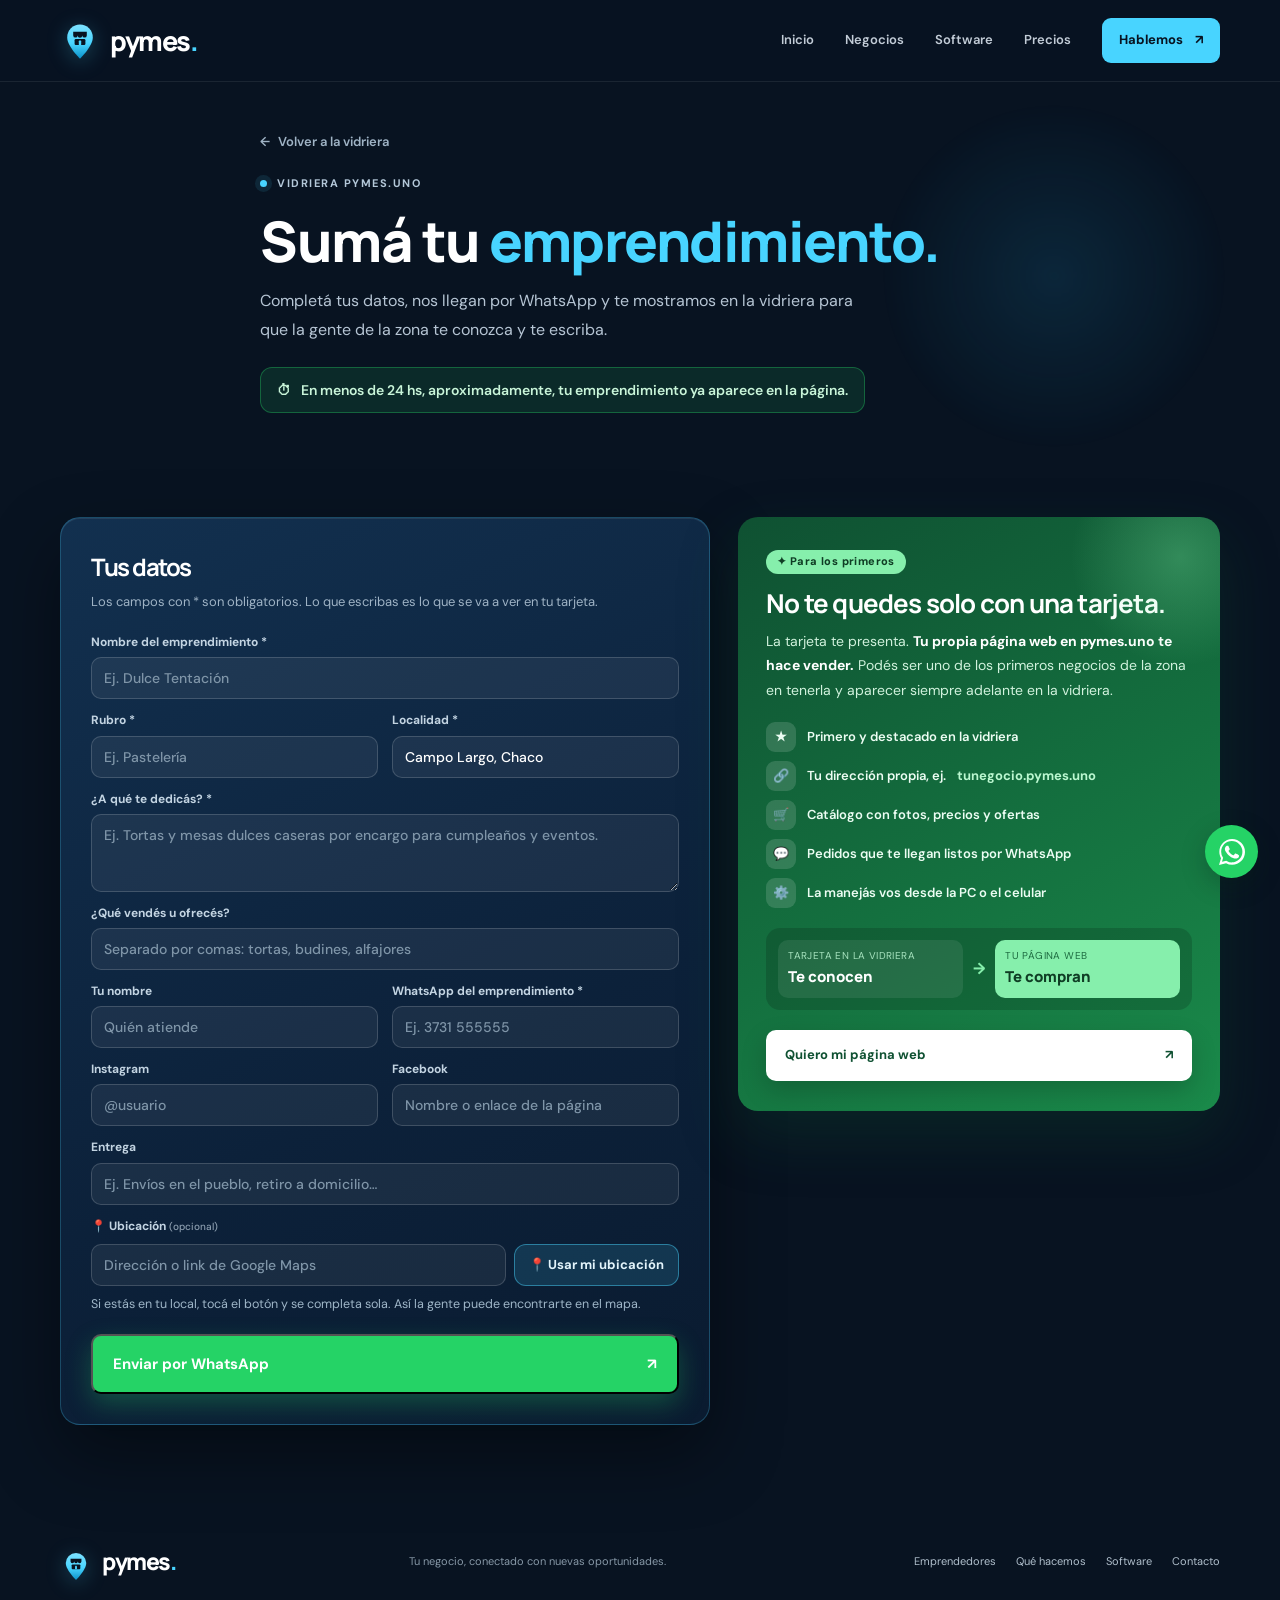
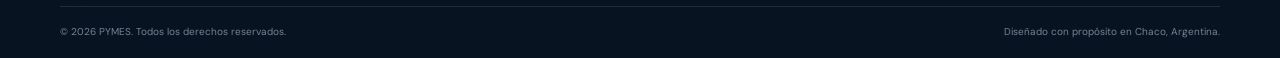
<file: sumate.html>
<!doctype html>
<html lang="es">
<head>
  <meta charset="utf-8">
  <meta name="viewport" content="width=device-width, initial-scale=1">
  <meta name="theme-color" content="#081321">
  <meta name="color-scheme" content="light only">
  <meta name="description" content="Sumá tu emprendimiento a la vidriera de pymes.uno: completá tus datos y en menos de 24 hs aparecés para que la gente de la zona te conozca.">
  <meta property="og:title" content="Sumá tu emprendimiento | pymes.uno">
  <meta property="og:description" content="Completá tus datos y en menos de 24 hs tu emprendimiento aparece en la vidriera de pymes.uno.">
  <meta property="og:type" content="website">
  <meta property="og:url" content="https://pymes.uno/sumate.html">
  <meta property="og:site_name" content="pymes.uno">
  <meta property="og:locale" content="es_AR">
  <meta property="og:image:secure_url" content="https://pymes.uno/assets/compartir.png">
  <meta property="og:image:type" content="image/png">
  <meta property="og:image:alt" content="pymes.uno · Emprendedores y negocios de Campo Largo y la región">  <meta property="og:image" content="https://pymes.uno/assets/compartir.png">
  <meta property="og:image:width" content="1200">
  <meta property="og:image:height" content="630">
  <meta name="twitter:card" content="summary_large_image">
  <link rel="apple-touch-icon" href="assets/logo-512.png">
  <title>Sumá tu emprendimiento — pymes.uno</title>
  <link rel="icon" href="assets/favicon.svg" type="image/svg+xml">
  <link rel="preconnect" href="https://fonts.googleapis.com">
  <link rel="preconnect" href="https://fonts.gstatic.com" crossorigin>
  <link href="https://fonts.googleapis.com/css2?family=DM+Sans:wght@400;500;600;700&family=Manrope:wght@400;500;600;700;800&display=swap" rel="stylesheet">
  <link rel="stylesheet" href="styles.css">
  <link rel="stylesheet" href="simple.css">
</head>
<body>
  <a class="skip-link" href="#contenido">Saltar al contenido</a>
  <header class="site-header" id="inicio">
    <div class="container nav-wrap">
      <a class="brand" href="index.html" aria-label="PYMES, ir al inicio">
        <span class="brand-mark" aria-hidden="true"><img src="assets/logo-icono.svg" alt="" width="38" height="38"></span>
        <span class="brand-name">pymes<span>.</span></span>
      </a>
      <button class="menu-toggle" aria-label="Abrir menú" aria-expanded="false" aria-controls="site-nav">
        <span></span><span></span><span></span>
      </button>
      <nav class="site-nav" id="site-nav" aria-label="Navegación principal">
        <a href="index.html">Inicio</a>
        <a href="negocios.html">Negocios</a>
        <a href="index.html#software">Software</a>
        <a href="index.html#precios">Precios</a>
        <a class="nav-cta" href="index.html#contacto">Hablemos <span aria-hidden="true">↗</span></a>
      </nav>
    </div>
  </header>

  <main id="contenido">
    <section class="sm-hero section-dark">
      <div class="hero-glow glow-one"></div>
      <div class="container sm-hero-inner">
        <a class="sm-back" href="index.html#emprendedores"><span aria-hidden="true">←</span> Volver a la vidriera</a>
        <div class="eyebrow"><span class="eyebrow-dot"></span> Vidriera pymes.uno</div>
        <h1>Sumá tu <span>emprendimiento.</span></h1>
        <p class="sm-lead">Completá tus datos, nos llegan por WhatsApp y te mostramos en la vidriera para que la gente de la zona te conozca y te escriba.</p>
        <div class="sm-badge"><span aria-hidden="true">⏱</span> En menos de 24&nbsp;hs, aproximadamente, tu emprendimiento ya aparece en la página.</div>
      </div>
    </section>

    <section class="sm-body">
      <div class="container sm-grid">
        <form class="sm-form" id="alta-form" novalidate>
          <h2>Tus datos</h2>
          <p class="sm-form-sub">Los campos con * son obligatorios. Lo que escribas es lo que se va a ver en tu tarjeta.</p>

          <div class="alta-grid">
            <label class="alta-full">Nombre del emprendimiento *<input name="nombre" required maxlength="60" placeholder="Ej. Dulce Tentación"></label>
            <label>Rubro *<input name="rubro" required maxlength="40" list="alta-rubros" placeholder="Ej. Pastelería"></label>
            <label>Localidad *<input name="localidad" required maxlength="50" value="Campo Largo, Chaco"></label>
            <label class="alta-full">¿A qué te dedicás? *<textarea name="descripcion" required maxlength="220" rows="3" placeholder="Ej. Tortas y mesas dulces caseras por encargo para cumpleaños y eventos."></textarea></label>
            <label class="alta-full">¿Qué vendés u ofrecés?<input name="ofrece" maxlength="120" placeholder="Separado por comas: tortas, budines, alfajores"></label>
            <label>Tu nombre<input name="responsable" maxlength="40" placeholder="Quién atiende"></label>
            <label>WhatsApp del emprendimiento *<input name="whatsapp" required inputmode="tel" maxlength="20" placeholder="Ej. 3731 555555"></label>
            <label>Instagram<input name="instagram" maxlength="40" placeholder="@usuario"></label>
            <label>Facebook<input name="facebook" maxlength="120" placeholder="Nombre o enlace de la página"></label>
            <label class="alta-full">Entrega<input name="entrega" maxlength="60" placeholder="Ej. Envíos en el pueblo, retiro a domicilio…"></label>
            <div class="alta-full alta-ubi">
              <label for="alta-ubicacion">📍 Ubicación <small>(opcional)</small></label>
              <div class="alta-ubi-fila">
                <input id="alta-ubicacion" name="ubicacion" maxlength="200" placeholder="Dirección o link de Google Maps">
                <button type="button" class="alta-ubi-btn" id="alta-ubi-btn">📍 Usar mi ubicación</button>
              </div>
              <p class="alta-ubi-ayuda" id="alta-ubi-ayuda">Si estás en tu local, tocá el botón y se completa sola. Así la gente puede encontrarte en el mapa.</p>
            </div>
          </div>
          <datalist id="alta-rubros"><option value="Pastelería"><option value="Comida casera"><option value="Ropa y accesorios"><option value="Artesanías"><option value="Belleza y estética"><option value="Servicios"><option value="Oficios"><option value="Almacén"><option value="Distribuidora"><option value="Plantas y jardín"><option value="Mascotas"><option value="Tecnología"></datalist>

          <p class="alta-error" id="alta-error" hidden></p>

          <button type="submit" class="button sm-submit">Enviar por WhatsApp <span aria-hidden="true">↗</span></button>
          <p class="sm-ok" id="alta-ok" hidden>✅ ¡Listo! Se abrió WhatsApp con tus datos: <strong>tocá enviar</strong> y en menos de 24&nbsp;hs aparecés en la vidriera.</p>
        </form>

        <aside class="upsell" aria-labelledby="upsell-titulo">
          <span class="upsell-tag">✦ Para los primeros</span>
          <h3 id="upsell-titulo">No te quedes solo con una tarjeta.</h3>
          <p>La tarjeta te presenta. <strong>Tu propia página web en pymes.uno te hace vender.</strong> Podés ser uno de los primeros negocios de la zona en tenerla y aparecer siempre adelante en la vidriera.</p>
          <ul class="upsell-list">
            <li><span>★</span> Primero y destacado en la vidriera</li>
            <li><span>🔗</span> Tu dirección propia, ej. <b>tunegocio.pymes.uno</b></li>
            <li><span>🛒</span> Catálogo con fotos, precios y ofertas</li>
            <li><span>💬</span> Pedidos que te llegan listos por WhatsApp</li>
            <li><span>⚙️</span> La manejás vos desde la PC o el celular</li>
          </ul>
          <div class="upsell-compare" aria-label="Tarjeta o página web">
            <div><small>Tarjeta en la vidriera</small><b>Te conocen</b></div>
            <span aria-hidden="true">→</span>
            <div class="upsell-compare-web"><small>Tu página web</small><b>Te compran</b></div>
          </div>
          <a class="button upsell-btn" id="upsell-cta" href="index.html#contacto">Quiero mi página web <span aria-hidden="true">↗</span></a>
        </aside>
      </div>
    </section>
  </main>

  <footer class="site-footer">
    <div class="container footer-main"><a class="brand footer-brand" href="index.html"><span class="brand-mark" aria-hidden="true"><img src="assets/logo-icono.svg" alt="" width="38" height="38"></span><span class="brand-name">pymes<span>.</span></span></a><p>Tu negocio, conectado con nuevas oportunidades.</p><nav aria-label="Enlaces del pie de página"><a href="index.html#emprendedores">Emprendedores</a><a href="index.html#servicios">Qué hacemos</a><a href="index.html#software">Software</a><a href="index.html#contacto">Contacto</a></nav></div>
    <div class="container footer-bottom"><span>© <span id="year">2026</span> PYMES. Todos los derechos reservados.</span><span>Diseñado con propósito en Chaco, Argentina.</span></div>
  </footer>

  <a class="whatsapp-float" id="whatsapp-float" href="https://wa.me/5490000000000" target="_blank" rel="noopener noreferrer" aria-label="Contactar a PYMES por WhatsApp"><svg viewBox="0 0 24 24" aria-hidden="true"><path d="M20.5 3.5A11.8 11.8 0 0 0 12.1 0C5.6 0 .3 5.3.3 11.8c0 2.1.6 4.1 1.6 5.9L0 24l6.5-1.7a11.8 11.8 0 0 0 5.6 1.4h.1c6.5 0 11.8-5.3 11.8-11.8 0-3.2-1.2-6.2-3.5-8.4ZM12.1 21.7a9.8 9.8 0 0 1-5-1.4l-.4-.2-3.9 1 1-3.8-.3-.4a9.7 9.7 0 0 1-1.5-5.2c0-5.4 4.4-9.8 9.8-9.8 2.6 0 5.1 1 6.9 2.9a9.7 9.7 0 0 1 2.9 6.9c0 5.4-4.4 9.8-9.8 9.8Zm5.4-7.3c-.3-.2-1.8-.9-2.1-1-.3-.1-.5-.2-.7.2-.2.3-.8 1-1 1.2-.2.2-.4.2-.7.1-.3-.2-1.3-.5-2.4-1.5-.9-.8-1.5-1.8-1.7-2.1-.2-.3 0-.5.1-.6l.5-.6c.2-.2.2-.3.3-.5.1-.2 0-.4 0-.6-.1-.2-.7-1.7-1-2.3-.2-.6-.5-.5-.7-.5H7.5c-.2 0-.6.1-.9.4-.3.3-1.2 1.1-1.2 2.6s1.2 3 1.4 3.2c.2.2 2.3 3.5 5.6 4.9.8.3 1.4.5 1.9.6.8.2 1.5.2 2 .1.6-.1 1.8-.7 2-1.4.2-.7.2-1.3.2-1.4-.1-.1-.3-.2-.6-.4Z"/></svg></a>
  <script src="script.js"></script>
</body>
</html>
</file>
<file: styles.css>
/* PYMES — estilos principales. Personalizá los colores desde :root. */
:root{color-scheme:light only;--navy:#081321;--navy-2:#0d1d30;--navy-3:#132940;--cyan:#48d4ff;--cyan-2:#7de2ff;--blue:#0b91c8;--ink:#112033;--muted:#5c6b7c;--pale:#f2f7fb;--line:#dfe8ef;--white:#fff;--radius:20px;--shadow:0 24px 70px rgba(9,28,48,.12)}
*{box-sizing:border-box}html{scroll-behavior:smooth;scroll-padding-top:92px}body{margin:0;font-family:"DM Sans",sans-serif;color:var(--ink);background:#fff;line-height:1.6;-webkit-font-smoothing:antialiased}body.menu-open{overflow:hidden}a{color:inherit;text-decoration:none}button{font:inherit}.container{width:min(1160px,calc(100% - 48px));margin-inline:auto}.skip-link{position:absolute;left:-999px;top:10px;z-index:100;background:white;padding:10px}.skip-link:focus{left:10px}.site-header{height:82px;position:sticky;top:0;z-index:50;background:rgba(8,19,33,.94);backdrop-filter:blur(18px);border-bottom:1px solid rgba(255,255,255,.08)}.nav-wrap{height:100%;display:flex;align-items:center;justify-content:space-between}.brand{display:inline-flex;align-items:center;gap:10px;color:white}.brand-mark{display:grid;place-items:center;width:40px;height:40px}.brand-mark img{display:block;width:40px;height:40px;filter:drop-shadow(0 4px 10px rgba(72,212,255,.25))}.brand-mark svg{width:30px;height:30px;fill:none;stroke:var(--navy);stroke-width:2.7;stroke-linecap:round;stroke-linejoin:round}.brand-name{font:800 27px/1 Manrope,sans-serif;letter-spacing:-1.5px}.brand-name span{color:var(--cyan)}.site-nav{display:flex;align-items:center;gap:31px;color:#c2ccd7;font-size:13px;font-weight:600}.site-nav a:not(.nav-cta):hover,.site-footer nav a:hover{color:var(--cyan)}.nav-cta{background:var(--cyan);color:var(--navy);padding:12px 17px;border-radius:9px;font-weight:700}.nav-cta span{margin-left:9px}.menu-toggle{display:none;background:none;border:0;color:white}.hero{position:relative;overflow:hidden;background:radial-gradient(ellipse at 77% 43%,#122e4a 0,transparent 45%),var(--navy);color:white;padding:82px 0 0}.hero-glow{position:absolute;pointer-events:none;border-radius:50%;filter:blur(1px)}.glow-one{width:350px;height:350px;right:4%;top:5%;background:radial-gradient(circle,rgba(33,172,227,.13),transparent 70%)}.glow-two{width:240px;height:240px;left:-120px;bottom:10%;background:radial-gradient(circle,rgba(72,212,255,.08),transparent 70%)}.hero-grid{position:relative;display:grid;grid-template-columns:1.04fr .96fr;gap:40px;align-items:center;min-height:480px}.hero-copy{padding-bottom:44px;position:relative;z-index:2}.eyebrow{display:flex;align-items:center;gap:10px;color:#b4c8d9;font-size:11px;font-weight:700;letter-spacing:1.5px;text-transform:uppercase}.eyebrow-dot{width:7px;height:7px;border-radius:50%;background:var(--cyan);box-shadow:0 0 0 5px rgba(72,212,255,.1)}h1,h2,h3,p{margin-top:0}h1,h2,h3{font-family:Manrope,sans-serif;letter-spacing:-1.5px}h1{font-size:clamp(42px,5.2vw,66px);line-height:1.12;margin:25px 0 20px;font-weight:800}h1 span,h2 span{color:var(--cyan)}.hero-lead{max-width:515px;color:#b6c5d4;font-size:17px;line-height:1.8;margin-bottom:29px}.hero-actions{display:flex;gap:12px;flex-wrap:wrap}.button{display:inline-flex;align-items:center;justify-content:center;gap:19px;padding:15px 19px;border-radius:10px;font-size:13px;font-weight:700;transition:transform .2s,background .2s;cursor:pointer}.button:hover{transform:translateY(-2px)}.button-primary{background:var(--cyan);color:var(--navy);box-shadow:0 8px 25px rgba(72,212,255,.12)}.button-primary:hover{background:var(--cyan-2)}.button-ghost{border:1px solid rgba(255,255,255,.2);color:#e0e8ef}.button-ghost:hover{background:rgba(255,255,255,.06)}.hero-proof{display:flex;align-items:center;gap:11px;margin-top:31px}.proof-icon{width:25px;height:25px;border:1px solid rgba(72,212,255,.4);border-radius:50%;display:grid;place-items:center;color:var(--cyan)}.proof-icon svg{width:14px;height:14px;fill:none;stroke:currentColor;stroke-width:2.5;stroke-linecap:round;stroke-linejoin:round}.hero-proof p{margin:0;color:#9aabba;font-size:12px}.hero-proof strong{color:#e5edf4}.hero-art{position:relative;height:425px;display:flex;align-items:center;justify-content:center}.orbit{position:absolute;border:1px solid rgba(89,192,231,.12);border-radius:50%;transform:rotate(-20deg)}.orbit-a{width:430px;height:290px}.orbit-b{width:500px;height:340px;transform:rotate(30deg)}.browser-card{position:relative;width:min(390px,85%);z-index:2;background:#e8f1f6;border:1px solid rgba(255,255,255,.45);border-radius:13px;overflow:hidden;box-shadow:0 30px 80px rgba(0,0,0,.28);transform:rotate(-3deg)}.browser-top{height:32px;display:flex;align-items:center;gap:12px;padding:0 12px;background:#d6e3eb}.browser-dots{display:flex;gap:4px}.browser-dots i{width:6px;height:6px;background:#94a8b7;border-radius:50%}.browser-address{flex:1;text-align:center;background:#edf3f7;border-radius:5px;color:#9aaab6;font-size:7px;padding:3px}.browser-menu{font-size:10px;color:#8295a3}.mock-site{background:#fff;min-height:255px;color:#10273a;position:relative;overflow:hidden}.mock-nav{height:39px;display:flex;align-items:center;justify-content:space-between;padding:0 18px;border-bottom:1px solid #edf1f4}.mock-logo{font-size:8px;font-weight:800;letter-spacing:1px}.mock-logo span{color:#2688a8}.mock-links{font-size:5px;color:#778997}.mock-content{padding:30px 0 25px 23px;position:relative;z-index:2;width:65%}.mock-kicker{font-size:6px;letter-spacing:1.5px;color:#288eae;font-weight:800}.mock-title{font:800 25px/1.05 Manrope,sans-serif;letter-spacing:-1px;margin:9px 0}.mock-lines i{display:block;width:90px;height:3px;background:#dce6ec;border-radius:2px;margin:5px 0}.mock-lines i+ i{width:65px}.mock-btn{width:70px;height:18px;background:#0e2b43;border-radius:4px;margin-top:14px}.mock-photo{position:absolute;right:0;top:48px;width:43%;height:180px;background:linear-gradient(145deg,#b7d8dc,#e4d3b3);overflow:hidden}.photo-sun{position:absolute;right:20px;top:22px;width:36px;height:36px;border-radius:50%;background:#f3c879}.photo-hill{position:absolute;bottom:-20px;width:130px;height:120px;border-radius:50% 50% 0 0;transform:rotate(-20deg)}.hill-a{left:-30px;background:#5d9d9b}.hill-b{right:-45px;background:#356d79;transform:rotate(25deg)}.mock-bottom{display:flex;gap:6px;padding:10px 18px;background:#f6f9fb}.mock-bottom span{height:17px;flex:1;background:#e4edf2;border-radius:3px}.phone-card{position:absolute;z-index:3;right:3%;bottom:29px;width:106px;height:205px;border:4px solid #dce9f0;border-radius:20px;background:#dce9f0;box-shadow:0 20px 40px #020a12aa;transform:rotate(7deg)}.phone-speaker{position:absolute;top:4px;left:35px;width:28px;height:4px;border-radius:4px;background:#718391;z-index:3}.phone-screen{height:100%;border-radius:14px;overflow:hidden;background:white;padding:20px 8px 8px;color:#143047}.phone-brand{font-size:6px;font-weight:800;letter-spacing:.5px}.phone-image{height:68px;margin-top:8px;border-radius:4px;background:linear-gradient(145deg,#b4d9dc,#e6c88f);position:relative}.phone-image:after{content:"";position:absolute;width:70px;height:55px;bottom:-10px;right:-5px;background:#4b898a;clip-path:polygon(0 100%,55% 0,100% 100%)}.phone-line{height:4px;width:68%;background:#dce6eb;border-radius:3px;margin-top:6px}.phone-line.long{width:90%;margin-top:11px}.phone-button{height:12px;width:55%;background:#102c44;border-radius:3px;margin-top:9px}.phone-row{display:flex;gap:5px;margin-top:12px}.phone-row i{height:20px;flex:1;background:#edf3f5;border-radius:3px}.float-chip{position:absolute;z-index:4;display:flex;align-items:center;gap:8px;border:1px solid rgba(255,255,255,.12);background:rgba(16,37,57,.9);backdrop-filter:blur(12px);padding:10px 13px;border-radius:10px;font-size:10px;color:#e3edf5;box-shadow:0 10px 35px #0002}.chip-top{top:38px;left:0}.chip-bottom{bottom:37px;left:1%}.chip-dot{width:7px;height:7px;border-radius:50%;background:#56e0ad;box-shadow:0 0 0 4px #56e0ad20}.chip-check{display:grid;place-items:center;background:#48d4ff;color:#081321;border-radius:50%;width:17px;height:17px;font-weight:800}.hero-bottom{position:relative;display:flex;align-items:center;gap:28px;padding:24px 0 25px;border-top:1px solid rgba(255,255,255,.1);font-size:10px;letter-spacing:1.3px;color:#8498aa}.hero-bottom>span{font-weight:700}.hero-categories{display:flex;gap:13px;align-items:center;flex-wrap:wrap;letter-spacing:0;color:#c1ced9;font-size:12px}.hero-categories b{color:var(--cyan)}.trust-strip{border-bottom:1px solid #eaf0f4;background:#fff}.trust-inner{display:grid;grid-template-columns:repeat(3,1fr);padding:25px 0;gap:20px}.trust-item{display:flex;align-items:center;gap:13px;padding-left:24px;border-right:1px solid #e8eef2}.trust-item:first-child{padding-left:0}.trust-item:last-child{border:0}.trust-icon{width:38px;height:38px;display:grid;place-items:center;border-radius:11px;background:#e9f8fd;color:#087ba8;font-size:24px}.trust-item strong,.trust-item small{display:block}.trust-item strong{font:700 12px Manrope,sans-serif}.trust-item small{font-size:10px;color:#7b8996;margin-top:3px}.section{padding:100px 0}.section-light{background:#fff}.section-pale{background:var(--pale)}.section-heading{display:flex;align-items:flex-end;justify-content:space-between;gap:45px;margin-bottom:42px}.eyebrow-light{color:#4c6b80}.section-heading h2,.industries-copy h2,.about-copy h2{font-size:clamp(34px,4vw,48px);line-height:1.16;margin:17px 0 0}.section-heading h2 span,.industries-copy h2 span,.about-copy h2 span{color:#168dbb}.section-heading>p{max-width:430px;color:var(--muted);font-size:14px;line-height:1.85;margin-bottom:4px}.service-grid{display:grid;grid-template-columns:repeat(4,1fr);gap:16px}.service-card{position:relative;min-height:292px;padding:26px 22px;border:1px solid #e3ebf0;border-radius:15px;background:white;transition:transform .25s,box-shadow .25s,border-color .25s}.service-card:hover{transform:translateY(-5px);box-shadow:var(--shadow);border-color:#c3eaf7}.service-featured{background:var(--navy);color:white;border-color:var(--navy)}.service-number{position:absolute;right:22px;top:21px;color:#a9b8c4;font-size:10px;font-weight:700;letter-spacing:1px}.service-featured .service-number{color:#64869d}.service-icon{display:grid;place-items:center;width:48px;height:48px;background:#e9f8fd;border-radius:13px;margin-bottom:23px;color:#087fae}.service-featured .service-icon{background:rgba(72,212,255,.15);color:var(--cyan)}.service-icon svg{width:23px;height:23px;fill:none;stroke:currentColor;stroke-width:1.6;stroke-linecap:round;stroke-linejoin:round}.service-card h3{font-size:17px;line-height:1.35;letter-spacing:-.5px;margin-bottom:11px}.service-card p{font-size:12px;line-height:1.8;color:#6a7a88;margin-bottom:20px}.service-featured p{color:#a7b8c8}.text-link{display:inline-flex;gap:8px;align-items:center;color:#087fae;font-size:11px;font-weight:700}.service-featured .text-link{color:var(--cyan)}.text-link span{font-size:15px}.small-note{font-size:12px;color:#748493;margin:22px 0 0}.industries-layout{display:grid;grid-template-columns:.78fr 1.22fr;gap:70px;align-items:center}.industries-copy h2{margin-bottom:22px}.industries-copy>p,.about-copy>p{color:var(--muted);font-size:14px;line-height:1.9;margin-bottom:25px}.button-dark{background:var(--navy);color:white}.button-dark:hover{background:#17344d}.industry-grid{display:grid;grid-template-columns:repeat(2,1fr);gap:16px}.industry-card{overflow:hidden;background:white;border:1px solid #e3ebf0;border-radius:15px;box-shadow:0 8px 25px rgba(11,35,54,.03)}.industry-art{height:155px;position:relative;overflow:hidden;display:grid;place-items:center}.art-store{background:linear-gradient(135deg,#e2f2f5,#c5e0e6)}.art-awning{position:absolute;width:135px;height:83px;top:36px;background:#f7fbfc;border:5px solid #527b8a;border-bottom:0;border-radius:5px 5px 0 0;box-shadow:0 10px 0 #a6cbd2}.art-awning:before{content:"";position:absolute;left:-5px;right:-5px;top:18px;height:22px;background:repeating-linear-gradient(90deg,#0e759a 0 22px,#f3fafc 22px 44px);border-radius:2px}.art-window{position:absolute;width:92px;height:48px;top:87px;background:#a7d4dc;border:5px solid #527b8a}.art-food{background:linear-gradient(135deg,#f8e7ce,#e8c6a0)}.plate{width:118px;height:118px;background:#fffaf1;border:9px solid #e8dfce;border-radius:50%;box-shadow:0 12px 25px #9a6a3d30}.plate-food{position:absolute;width:78px;height:78px;border-radius:50%;background:radial-gradient(circle at 30% 35%,#f6bd54 0 10%,transparent 11%),radial-gradient(circle at 65% 30%,#6c9d59 0 12%,transparent 13%),radial-gradient(circle at 58% 70%,#c85c3c 0 16%,transparent 17%),radial-gradient(circle at 30% 70%,#f0a34c 0 13%,transparent 14%),#e9d39a}.food-leaf{position:absolute;width:24px;height:42px;border-radius:100% 0 100% 0;background:#5f8d54;transform:rotate(35deg);top:25px;right:calc(50% - 65px)}.art-tools{background:linear-gradient(135deg,#d9e6f2,#a8c0d7)}.tool-shape{position:absolute;width:24px;height:105px;border-radius:12px;background:#234c6c;box-shadow:inset -5px 0 #4c7899}.tool-one{transform:rotate(38deg)}.tool-two{transform:rotate(-38deg);background:#e8f0f5;box-shadow:inset -5px 0 #9ab2c5}.tool-three{width:80px;height:16px;transform:rotate(90deg);background:#0f8fb8;box-shadow:inset -5px 0 #54b8d5}.art-wellness{background:linear-gradient(135deg,#e4e8dd,#c3d4bd)}.wellness-circle{width:96px;height:96px;border:2px solid #829a7d;border-radius:50%;position:absolute}.wellness-person{position:absolute;width:36px;height:36px;background:#b56c4e;border-radius:50%;top:30px;left:calc(50% - 18px)}.wellness-person:after{content:"";position:absolute;width:67px;height:62px;top:35px;left:-15px;background:#476b5b;border-radius:35px 35px 10px 10px}.wellness-leaf{position:absolute;width:30px;height:45px;border-radius:100% 0 100% 0;background:#6e9369;right:calc(50% - 66px);top:23px;transform:rotate(30deg)}.industry-label{display:flex;align-items:center;gap:11px;padding:15px 14px}.industry-emoji{display:grid;place-items:center;flex-shrink:0;width:33px;height:33px;background:#eaf7fb;border-radius:9px;color:#0b83ad;font-size:18px}.industry-label>div{flex:1}.industry-label h3{font-size:12px;letter-spacing:-.2px;margin:0 0 3px}.industry-label p{font-size:10px;color:#7b8996;line-height:1.45;margin:0}.industry-arrow{color:#1b9bc4;font-size:17px}.section-dark{background:var(--navy);color:white}.process-section{position:relative;overflow:hidden;background:radial-gradient(ellipse at 50% 100%,#112b42 0,transparent 60%),var(--navy)}.section-heading-dark h2 span{color:var(--cyan)}.section-heading-dark>p{color:#a7b8c8}.process-grid{display:grid;grid-template-columns:repeat(4,1fr);gap:0;border-top:1px solid rgba(255,255,255,.14)}.process-step{position:relative;padding:30px 24px 5px 0;border-right:1px solid rgba(255,255,255,.1);margin-right:24px}.process-step:last-child{border:0;margin-right:0}.step-count{position:absolute;right:24px;top:28px;color:#55738a;font-size:11px;font-weight:700;letter-spacing:1px}.step-icon{display:grid;place-items:center;width:48px;height:48px;border-radius:13px;border:1px solid rgba(72,212,255,.2);background:rgba(72,212,255,.08);color:var(--cyan);margin-bottom:23px}.step-icon svg{width:23px;height:23px;fill:none;stroke:currentColor;stroke-width:1.7;stroke-linecap:round;stroke-linejoin:round}.process-step h3{font-size:16px;letter-spacing:-.4px;margin-bottom:10px}.process-step p{font-size:12px;line-height:1.8;color:#9eafbe;max-width:220px;margin-bottom:0}.about-grid{display:grid;grid-template-columns:.9fr 1.1fr;gap:90px;align-items:center}.about-visual{position:relative;min-height:380px;display:grid;place-items:center}.about-panel{position:relative;z-index:2;width:100%;max-width:400px;min-height:310px;padding:25px 27px;background:linear-gradient(145deg,#0e2b43,#081321);border-radius:20px;color:white;box-shadow:0 25px 60px rgba(9,28,48,.18);overflow:hidden}.about-panel:after{content:"";position:absolute;width:230px;height:230px;right:-90px;top:60px;border:1px solid rgba(72,212,255,.22);border-radius:50%;box-shadow:0 0 0 25px rgba(72,212,255,.03),0 0 0 50px rgba(72,212,255,.025)}.about-panel-top{display:flex;align-items:center;justify-content:space-between}.mini-brand{display:flex;align-items:center;gap:7px;font:700 13px Manrope,sans-serif}.mini-mark{display:grid;place-items:center;background:var(--cyan);color:var(--navy);font-weight:800;border-radius:6px;width:25px;height:25px}.status-pill{font-size:9px;color:#b9d3df;border:1px solid #33566d;padding:6px 9px;border-radius:20px}.status-pill i{display:inline-block;width:5px;height:5px;background:#55d7a0;border-radius:50%;margin-right:5px}.about-big-type{position:relative;z-index:1;font:800 clamp(28px,3.3vw,41px)/1.18 Manrope,sans-serif;letter-spacing:-1.7px;margin-top:43px}.about-big-type span{color:var(--cyan)}.about-bottom{position:absolute;bottom:22px;left:27px;right:27px;display:flex;justify-content:space-between;align-items:center;color:#8da7b9;font-size:8px;letter-spacing:1.5px}.about-star{font-size:25px;color:var(--cyan)}.about-orb{position:absolute;right:0;bottom:8px;width:105px;height:105px;border-radius:50%;background:linear-gradient(145deg,#75e1ff,#0e8fc0);box-shadow:0 12px 40px #1596be40}.about-sticker{position:absolute;z-index:3;left:0;bottom:36px;padding:14px 18px;border-radius:12px;background:white;box-shadow:0 12px 30px #0b23361c;font-size:11px;line-height:1.4;color:#647485;transform:rotate(-5deg)}.about-sticker b{font:800 15px Manrope,sans-serif;color:var(--ink)}.about-copy h2{font-size:clamp(32px,3.5vw,44px);margin:17px 0 24px}.about-values{display:flex;gap:26px;border-top:1px solid #e1eaf0;padding-top:22px;margin-top:27px}.about-values div{display:flex;flex-direction:column;gap:6px}.about-values span{color:#1a9ac3;font-size:10px;font-weight:700}.about-values strong{font:700 12px Manrope,sans-serif}.cta-section{position:relative;overflow:hidden;background:#0b2236;color:white;padding:75px 0}.cta-glow{position:absolute;right:10%;top:-170px;width:450px;height:450px;border-radius:50%;background:radial-gradient(circle,rgba(29,155,200,.18),transparent 70%)}.cta-inner{position:relative;display:grid;grid-template-columns:70px 1fr auto;align-items:center;gap:30px}.cta-symbol{width:64px;height:64px;display:grid;place-items:center;border-radius:17px;background:var(--cyan)}.cta-symbol svg{width:42px;height:42px;fill:none;stroke:var(--navy);stroke-width:2.4;stroke-linecap:round;stroke-linejoin:round}.cta-copy h2{font-size:clamp(34px,4vw,46px);line-height:1.15;margin:14px 0 12px}.cta-copy p{font-size:13px;color:#afc0ce;max-width:470px;margin-bottom:0}.button-large{padding:17px 21px;white-space:nowrap}.cta-action{display:flex;flex-direction:column;align-items:flex-start;gap:11px}.cta-action small{font-size:10px;color:#9db0bf}.site-footer{background:#06101c;color:#b0bfcc;padding:31px 0 18px}.footer-main{display:grid;grid-template-columns:1fr 1.4fr 1fr;align-items:center;gap:20px;padding-bottom:28px}.footer-brand .brand-mark{width:32px;height:32px;border-radius:9px}.footer-brand .brand-mark svg{width:25px}.footer-brand .brand-name{font-size:23px}.footer-main>p{font-size:11px;margin:0;color:#8798a7}.site-footer nav{display:flex;justify-content:flex-end;gap:20px;font-size:11px}.footer-bottom{display:flex;justify-content:space-between;gap:20px;padding-top:17px;border-top:1px solid rgba(255,255,255,.1);font-size:10px;color:#718495}.whatsapp-float{position:fixed;z-index:40;right:22px;bottom:22px;width:53px;height:53px;display:grid;place-items:center;border-radius:50%;background:#25d366;box-shadow:0 8px 25px #08201845;transition:transform .2s}.whatsapp-float:hover{transform:translateY(-3px) scale(1.04)}.whatsapp-float svg{width:26px;height:26px;fill:white}
.pos-section{position:relative;overflow:hidden;background:radial-gradient(ellipse at 15% 0,#11304b 0,transparent 55%),var(--navy)}.section-heading-dark>p strong{color:#e5edf4}.pos-new{background:var(--cyan);color:var(--navy);padding:3px 8px;border-radius:20px;font-size:10px;letter-spacing:1px}.pos-link{display:flex;gap:20px;align-items:flex-start;padding:24px 26px;margin-bottom:18px;border:1px solid rgba(72,212,255,.25);border-radius:15px;background:rgba(72,212,255,.06)}.pos-link-icon{flex-shrink:0;display:grid;place-items:center;width:48px;height:48px;border-radius:13px;background:var(--cyan);color:var(--navy)}.pos-link-icon svg{width:23px;height:23px;fill:none;stroke:currentColor;stroke-width:2;stroke-linecap:round;stroke-linejoin:round}.pos-link h3{font-size:17px;letter-spacing:-.4px;margin-bottom:6px}.pos-link p{font-size:13px;line-height:1.8;color:#a7b8c8;margin:0}.pos-link strong{color:#e5edf4}.pos-grid{display:grid;grid-template-columns:repeat(2,1fr);gap:18px}.pos-card{display:flex;flex-direction:column;padding:30px 28px;border:1px solid rgba(255,255,255,.12);border-radius:18px;background:rgba(255,255,255,.03)}.pos-card-pro{background:linear-gradient(150deg,#123a63,#0b1f36);border-color:rgba(72,212,255,.35);box-shadow:0 25px 60px rgba(0,0,0,.25)}.pos-card-top{display:flex;align-items:center;justify-content:space-between;gap:12px;flex-wrap:wrap;margin-bottom:20px}.pos-badge{font:800 13px Manrope,sans-serif;padding:7px 12px;border-radius:8px;background:rgba(72,212,255,.14);color:var(--cyan)}.pos-card-pro .pos-badge{background:var(--cyan);color:var(--navy)}.pos-for{font-size:11px;font-weight:700;letter-spacing:.5px;color:#8fa6b9;text-transform:uppercase}.pos-dev{display:inline-flex;align-items:center;gap:7px;font-size:11px;font-weight:700;letter-spacing:.5px;text-transform:uppercase;color:#ffd27a;border:1px solid rgba(255,210,122,.4);background:rgba(255,210,122,.08);padding:6px 11px;border-radius:20px}.pos-dev i{width:7px;height:7px;border-radius:50%;background:#ffd27a;box-shadow:0 0 0 4px rgba(255,210,122,.15)}.pos-for-sub{display:block;margin:-6px 0 12px}.pos-lead strong{color:#fff}.pos-card h3{font-size:26px;line-height:1.2;margin-bottom:12px}.pos-lead{font-size:13px;color:#a7b8c8;line-height:1.8}.pos-list{list-style:none;padding:0;margin:4px 0 24px;display:grid;gap:10px}.pos-list li{position:relative;padding-left:26px;font-size:13px;line-height:1.6;color:#cbd7e1}.pos-list li:before{content:"✓";position:absolute;left:0;top:1px;display:grid;place-items:center;width:17px;height:17px;border-radius:50%;background:rgba(72,212,255,.15);color:var(--cyan);font-size:10px;font-weight:800}.pos-list strong{color:#fff}.pos-specs{margin-top:auto;display:grid;grid-template-columns:repeat(3,1fr);border-top:1px solid rgba(255,255,255,.12);padding-top:18px;gap:10px}.pos-specs div{display:flex;flex-direction:column}.pos-specs b{font:800 17px Manrope,sans-serif;color:var(--cyan)}.pos-specs span{font-size:10px;color:#8fa6b9;text-transform:uppercase;letter-spacing:.8px}.pos-cta{display:flex;align-items:center;justify-content:space-between;gap:20px;flex-wrap:wrap;margin-top:28px;padding-top:26px;border-top:1px solid rgba(255,255,255,.12)}.pos-cta p{margin:0;font-size:14px;color:#a7b8c8}.pos-cta strong{color:#fff}
.pw-card{display:grid;grid-template-columns:1.5fr .7fr;gap:40px;align-items:center;margin-top:18px;padding:32px 30px;border:1px solid rgba(86,224,173,.3);border-radius:18px;background:linear-gradient(150deg,rgba(86,224,173,.08),rgba(255,255,255,.02))}.pw-badge{background:rgba(86,224,173,.16);color:#6ee8b9}.pw-card h3{font-size:26px;line-height:1.2;margin-bottom:12px}.pw-card h3 span{color:#6ee8b9}.pw-list li:before{background:rgba(86,224,173,.16);color:#6ee8b9}.pw-note{margin:0;padding:14px 16px;border-left:3px solid #ffd27a;border-radius:8px;background:rgba(255,210,122,.08);font-size:12px;line-height:1.7;color:#d9c9a3}.pw-note b{color:#ffd27a}.pw-note strong{color:#fff}.pw-phone{justify-self:center;width:200px;padding:9px;border-radius:30px;background:#dce9f0;box-shadow:0 25px 50px rgba(0,0,0,.35);transform:rotate(4deg)}.pw-screen{border-radius:22px;background:#fff;color:#143047;padding:16px 13px;display:grid;gap:10px;font-size:11px}.pw-bar{display:flex;justify-content:space-between;align-items:center}.pw-bar b{font:800 13px Manrope,sans-serif}.pw-bar span{font-size:9px;color:#fff;background:#25d366;padding:3px 8px;border-radius:20px;font-weight:700}.pw-msg{display:grid;gap:3px;background:#e7f9ee;border-radius:10px 10px 10px 2px;padding:9px 10px}.pw-msg small{font-size:8px;color:#3a8a5d;font-weight:700;text-transform:uppercase;letter-spacing:.5px}.pw-row{display:flex;justify-content:space-between;border-top:1px dashed #d4dee5;padding-top:8px}.pw-row b{font-family:Manrope,sans-serif}.pw-btn{text-align:center;background:var(--navy);color:#fff;border-radius:8px;padding:8px;font-weight:700;font-size:10px}.pw-pdf{display:flex;gap:9px;align-items:center;border:1px solid #e3ebf0;border-radius:9px;padding:8px}.pw-pdf i{width:22px;height:28px;border-radius:3px;background:#e5484d;flex-shrink:0}.pw-pdf b{display:block;font-size:10px}.pw-pdf small{font-size:8px;color:#7b8996}
.emp-section{background:var(--pale);padding:64px 0 90px}.emp-list-head{display:flex;align-items:baseline;justify-content:space-between;gap:20px;flex-wrap:wrap;margin-bottom:24px}.emp-list-head h2{font-size:28px;margin:0;display:flex;align-items:center;gap:10px}.emp-list-head p{margin:0;color:var(--muted);font-size:13px}.emp-list-head .emp-count{font:700 12px "DM Sans",sans-serif;letter-spacing:0;padding:3px 10px;margin:0}.emp-reset{border:0;background:none;color:#087fae;font-weight:700;cursor:pointer;text-decoration:underline}.emp-count{margin-left:6px;padding:2px 9px;border-radius:20px;background:#fff;border:1px solid var(--line);font-size:10px;letter-spacing:.4px;color:#087fae}.emp-count:empty{display:none}.emp-tools{display:flex;gap:14px;align-items:center;flex-wrap:wrap;margin-bottom:22px}.emp-tools[hidden]{display:none}.emp-search{flex:1 1 280px;display:flex;align-items:center;gap:10px;background:#fff;border:1px solid var(--line);border-radius:11px;padding:0 14px;height:48px}.emp-search:focus-within{border-color:#8fd9f2;box-shadow:0 0 0 4px rgba(72,212,255,.15)}.emp-search svg{width:18px;height:18px;flex-shrink:0;fill:none;stroke:#6f8293;stroke-width:2;stroke-linecap:round}.emp-search input{flex:1;min-width:0;border:0;outline:0;background:none;font:500 14px "DM Sans",sans-serif;color:var(--ink)}.emp-filters{display:flex;gap:8px;flex-wrap:wrap}.emp-chip{border:1px solid var(--line);background:#fff;color:#3e5568;padding:9px 14px;border-radius:30px;font-size:12px;font-weight:700;cursor:pointer}.emp-chip:hover{border-color:#a9dff1}.emp-chip[aria-pressed=true]{background:var(--navy);border-color:var(--navy);color:#fff}.emp-grid{display:grid;grid-template-columns:repeat(3,1fr);gap:16px}.emp-card{position:relative;display:flex;flex-direction:column;padding:22px;background:#fff;border:1px solid #e3ebf0;border-radius:15px;transition:transform .25s,box-shadow .25s,border-color .25s}.emp-card:hover{transform:translateY(-4px);box-shadow:var(--shadow);border-color:#c3eaf7}.emp-ejemplo{border-style:dashed}.emp-ejemplo::after{content:"EJEMPLO · así se vería el tuyo";position:absolute;top:-9px;right:14px;padding:1px 8px;border-radius:10px;background:#fff3e0;color:#b45f06;font-size:9px;font-weight:700;letter-spacing:.4px}.emp-head{display:flex;align-items:center;gap:13px;margin-bottom:12px}.emp-logo{flex-shrink:0;display:grid;place-items:center;width:50px;height:50px;border-radius:14px;overflow:hidden;background:linear-gradient(140deg,var(--navy),var(--navy-3));color:var(--cyan);font:800 16px Manrope,sans-serif;letter-spacing:-.5px}.emp-logo img{width:100%;height:100%;object-fit:cover}.emp-head h3{font-size:16px;line-height:1.3;letter-spacing:-.4px;margin:0 0 2px}.emp-rubro{font-size:11px;font-weight:700;color:#087fae}.emp-desc{font-size:13px;line-height:1.7;color:#5f6f7e;margin:0 0 14px}.emp-tags{list-style:none;display:flex;flex-wrap:wrap;gap:6px;margin:0 0 14px;padding:0}.emp-tags li{padding:4px 10px;border-radius:20px;background:#eaf7fc;color:#0b6f97;font-size:11px;font-weight:600}.emp-info{display:flex;flex-direction:column;gap:3px;font-size:11.5px;color:#6f7f8d;margin-bottom:14px}.emp-actions{margin-top:auto;display:flex;gap:8px;flex-wrap:wrap;padding-top:14px;border-top:1px solid #edf2f5}.emp-link{flex:1 1 auto;text-align:center;padding:9px 12px;border-radius:10px;font-size:12px;font-weight:700;border:1px solid var(--line);color:var(--ink);transition:background .2s,border-color .2s}.emp-link:hover{border-color:#a9dff1;background:#f5fbfe}.emp-wa{background:#25d366;border-color:#25d366;color:#fff}.emp-wa:hover{background:#1eb858;border-color:#1eb858}.emp-ig{color:#c13584}.emp-fb{color:#1877f2}.emp-join{justify-content:center;align-items:flex-start;background:var(--navy);border-color:var(--navy);color:#fff}.emp-join:hover{border-color:var(--cyan)}.emp-join h3{font-size:18px;letter-spacing:-.5px;margin:0 0 8px}.emp-join p{color:#a7b8c8;font-size:13px;line-height:1.7;margin:0 0 16px}.emp-join-link{font-size:13px;font-weight:700;color:var(--cyan)}.emp-empty{text-align:center;color:var(--muted);font-size:13px;margin:20px 0 0}
.vitrina{position:relative;overflow:hidden;background:radial-gradient(ellipse at 78% 40%,#143352 0,transparent 46%),radial-gradient(ellipse at 10% 100%,#0f2a44 0,transparent 40%),var(--navy);padding:70px 0 0}.vitrina-grid{position:relative;display:grid;grid-template-columns:1.1fr .9fr;gap:40px;align-items:center;min-height:500px;padding-bottom:40px}.vitrina h1 span{color:var(--cyan)}.vitrina-lead{max-width:540px;color:#b6c5d4;font-size:17px;line-height:1.8;margin-bottom:28px}.vitrina-search{display:flex;align-items:center;gap:10px;max-width:560px;padding:7px 7px 7px 18px;background:#fff;border-radius:14px;box-shadow:0 18px 50px rgba(0,0,0,.28)}.vitrina-search:focus-within{box-shadow:0 0 0 4px rgba(72,212,255,.35),0 18px 50px rgba(0,0,0,.28)}.vitrina-search svg{width:20px;height:20px;flex-shrink:0;fill:none;stroke:#6f8293;stroke-width:2;stroke-linecap:round}.vitrina-search input{flex:1;min-width:0;border:0;outline:0;background:none;font:500 15px "DM Sans",sans-serif;color:var(--ink);padding:10px 0}.vitrina-search .button{padding:12px 20px;box-shadow:none}.vitrina-rubros{display:flex;flex-wrap:wrap;gap:8px;margin-top:18px;max-width:560px}.vitrina .emp-chip{display:inline-flex;align-items:center;gap:7px;border:1px solid rgba(255,255,255,.14);background:rgba(255,255,255,.05);color:#d5e1ea;padding:8px 13px;border-radius:30px;font-size:12px;font-weight:600;cursor:pointer;transition:background .2s,border-color .2s}.vitrina .emp-chip small{font-size:10px;font-weight:700;color:#7f95a8}.vitrina .emp-chip:hover{border-color:rgba(72,212,255,.5)}.vitrina .emp-chip[aria-pressed=true]{background:var(--cyan);border-color:var(--cyan);color:var(--navy)}.vitrina .emp-chip[aria-pressed=true] small{color:#0b5a7a}.vitrina-stats{display:flex;gap:34px;margin:30px 0 0;padding:0}.vitrina-stats[hidden]{display:none}.vitrina-stats div{display:flex;flex-direction:column}.vitrina-stats dt{font:800 30px Manrope,sans-serif;letter-spacing:-1px;color:#fff;line-height:1.1}.vitrina-stats dd{margin:0;font-size:11px;letter-spacing:.6px;text-transform:uppercase;color:#8ea3b6}.vitrina-art{position:relative;height:440px}.vitrina-art .orbit-a{left:50%;top:50%;margin:-145px 0 0 -215px}.vt-card{position:absolute;display:flex;align-items:center;gap:13px;width:250px;padding:15px 17px;border-radius:16px;background:linear-gradient(150deg,#13304b,#0e2238);border:1px solid rgba(255,255,255,.09);box-shadow:0 22px 50px rgba(0,0,0,.35);animation:vt-float 7s ease-in-out infinite}.vt-card b{display:block;font:700 14px Manrope,sans-serif;color:#fff;letter-spacing:-.3px}.vt-card small{font-size:11px;color:#93a8ba}.vt-emoji{display:grid;place-items:center;flex-shrink:0;width:44px;height:44px;border-radius:12px;background:rgba(72,212,255,.12);font-size:22px}.vt-a{top:30px;left:6%}.vt-b{top:130px;right:0;animation-delay:-2s}.vt-c{top:235px;left:0;animation-delay:-4s}.vt-d{top:335px;right:8%;animation-delay:-5.5s}.vt-chip{left:34%;top:-4px}@keyframes vt-float{0%,100%{transform:translateY(0)}50%{transform:translateY(-9px)}}.vitrina-bottom-links{display:flex;gap:14px;align-items:center;flex-wrap:wrap;letter-spacing:0;font-size:13px}.vitrina-bottom-links a{color:#e3edf5;font-weight:600}.vitrina-bottom-links a:hover{color:var(--cyan)}.vitrina-bottom-links b{color:var(--cyan)}@media(max-width:1000px){.vitrina-grid{grid-template-columns:1fr;min-height:0}.vitrina-art{display:none}}@media(max-width:760px){.vitrina{padding-top:46px}.vitrina h1{font-size:clamp(36px,10vw,52px)}.vitrina-lead{font-size:15px}.vitrina-search{padding-left:14px}.vitrina-search .button{width:auto;padding:11px 14px}.vitrina-stats{gap:22px}.vitrina-stats dt{font-size:24px}.emp-list-head h2{font-size:24px}}.hero-title{font-size:clamp(38px,4.6vw,58px);line-height:1.12;margin:22px 0 18px;font-weight:800}.emp-destacado{border-color:#9fdcf1;box-shadow:0 14px 40px rgba(11,145,200,.12)}.emp-badge{position:absolute;top:-10px;left:18px;padding:2px 10px;border-radius:12px;background:var(--navy);color:var(--cyan);font-size:10px;font-weight:700;letter-spacing:.3px}.emp-web{background:var(--navy);border-color:var(--navy);color:#fff}.emp-web:hover{background:var(--navy-3);border-color:var(--navy-3)}@media(max-width:760px){.hero-title{font-size:clamp(34px,9vw,48px)}}.sm-hero{position:relative;overflow:hidden;background:radial-gradient(ellipse at 80% 30%,#143352 0,transparent 50%),var(--navy);padding:46px 0 54px}.sm-hero-inner{position:relative;max-width:760px}.sm-back{display:inline-flex;gap:8px;margin-bottom:22px;font-size:13px;font-weight:600;color:#9fb3c5}.sm-back:hover{color:var(--cyan)}.sm-hero h1{font-size:clamp(36px,5vw,56px);margin:18px 0 14px}.sm-lead{color:#b6c5d4;font-size:16px;line-height:1.8;margin:0 0 22px;max-width:620px}.sm-badge{display:inline-flex;gap:10px;align-items:center;padding:11px 16px;border-radius:12px;background:rgba(37,211,102,.12);border:1px solid rgba(37,211,102,.35);color:#c9f5d9;font-size:14px;font-weight:600}.sm-body{background:var(--pale);padding:50px 0 90px}.sm-grid{display:grid;grid-template-columns:1.35fr 1fr;gap:28px;align-items:start}.sm-form{padding:30px;border-radius:20px;background:#fff;border:1px solid var(--line);box-shadow:var(--shadow)}.sm-form h2{font-size:24px;margin:0 0 6px}.sm-form-sub{margin:0 0 20px;color:var(--muted);font-size:13px}.alta-grid{display:grid;grid-template-columns:1fr 1fr;gap:12px 14px}.alta-grid label{display:flex;flex-direction:column;gap:5px;font-size:12px;font-weight:700;color:#3e5568}.alta-full{grid-column:1/-1}.alta-grid input,.alta-grid textarea{width:100%;border:1px solid var(--line);border-radius:10px;padding:11px 12px;font:500 14px "DM Sans",sans-serif;color:var(--ink);background:#fbfdfe;resize:vertical}.alta-grid input:focus,.alta-grid textarea:focus{outline:0;border-color:#8fd9f2;box-shadow:0 0 0 4px rgba(72,212,255,.15);background:#fff}.alta-grid .alta-mal{border-color:#e5484d;background:#fff6f6}.alta-check{display:flex;gap:10px;align-items:flex-start;margin-top:18px;padding:13px 14px;border-radius:12px;background:#eaf8ef;border:1px solid #bfe6cc;font-size:13px;line-height:1.55;color:#2f5a3e;cursor:pointer}.alta-check input{margin-top:3px;width:17px;height:17px;accent-color:#1f9d55;flex-shrink:0}.alta-check strong{color:#17482a}.alta-tip{margin:12px 0 0;font-size:12px;color:var(--muted)}.alta-error{margin:12px 0 0;color:#c4282d;font-size:13px;font-weight:600}.sm-submit{width:100%;margin-top:20px;justify-content:space-between;background:#25d366;color:#fff;font-size:15px;padding:16px 20px;box-shadow:0 10px 26px rgba(37,211,102,.28)}.sm-submit:hover{background:#1eb858}.sm-ok{margin:14px 0 0;padding:12px 14px;border-radius:12px;background:#eaf8ef;border:1px solid #bfe6cc;color:#24603a;font-size:13px;line-height:1.6}.upsell{position:sticky;top:104px;overflow:hidden;padding:30px 28px;border-radius:20px;background:linear-gradient(150deg,#0f5132 0,#14703f 55%,#1a8a4a 100%);color:#fff;box-shadow:0 24px 60px rgba(15,81,50,.28)}.upsell::after{content:"";position:absolute;right:-70px;top:-70px;width:220px;height:220px;border-radius:50%;background:radial-gradient(circle,rgba(134,239,172,.28),transparent 70%);pointer-events:none}.upsell-tag{display:inline-block;padding:3px 11px;border-radius:20px;background:#86efac;color:#0f3d24;font-size:11px;font-weight:800;letter-spacing:.4px}.upsell h3{font-size:26px;line-height:1.2;letter-spacing:-.8px;margin:14px 0 10px;color:#fff}.upsell p{margin:0 0 20px;font-size:14px;line-height:1.75;color:#d1f2dd}.upsell p strong{color:#fff}.upsell-list{list-style:none;margin:0 0 20px;padding:0;display:grid;gap:9px}.upsell-list li{display:flex;align-items:center;gap:11px;font-size:13px;font-weight:600;color:#ecfdf3}.upsell-list span{display:grid;place-items:center;flex-shrink:0;width:30px;height:30px;border-radius:9px;background:rgba(255,255,255,.14);font-size:13px}.upsell-list b{color:#bbf7d0}.upsell-compare{display:flex;align-items:center;gap:10px;margin-bottom:20px;padding:12px;border-radius:14px;background:rgba(0,0,0,.16)}.upsell-compare div{flex:1;padding:8px 10px;border-radius:10px;background:rgba(255,255,255,.08)}.upsell-compare small{display:block;font-size:10px;letter-spacing:.4px;text-transform:uppercase;color:#a7e3bf}.upsell-compare b{font:800 15px Manrope,sans-serif}.upsell-compare>span{color:#86efac;font-weight:800}.upsell-compare-web{background:#86efac!important;color:#0f3d24}.upsell-compare-web small{color:#1d6b40}.upsell-btn{position:relative;z-index:1;width:100%;justify-content:space-between;background:#fff;color:#0f5132;box-shadow:0 10px 26px rgba(0,0,0,.18)}.upsell-btn:hover{background:#ecfdf3}@media(max-width:1000px){.sm-grid{grid-template-columns:1fr}.upsell{position:relative;top:0}}@media(max-width:760px){.sm-hero{padding:34px 0 40px}.sm-badge{font-size:13px}.sm-body{padding:28px 0 70px}.sm-form{padding:22px 18px}.alta-grid{grid-template-columns:1fr}.upsell{padding:24px 20px}.upsell h3{font-size:22px}}.svc-section{position:relative;overflow:hidden;background:linear-gradient(180deg,#f6f2ff 0,#efe7ff 100%);--pu:#7c3aed;--pu-2:#a78bfa;--pu-d:#4c1d95;--pu-ink:#2e1065}.svc-blob{position:absolute;border-radius:50%;pointer-events:none;filter:blur(2px)}.svc-blob-a{width:420px;height:420px;right:-140px;top:-120px;background:radial-gradient(circle,rgba(167,139,250,.35),transparent 70%)}.svc-blob-b{width:360px;height:360px;left:-160px;bottom:-120px;background:radial-gradient(circle,rgba(124,58,237,.18),transparent 70%)}.svc-section .container{position:relative}.svc-eyebrow{color:#6d4bb8}.svc-eyebrow .eyebrow-dot{background:var(--pu);box-shadow:0 0 0 5px rgba(124,58,237,.14)}.svc-heading h2{color:var(--pu-ink)}.svc-heading h2 span{color:var(--pu)!important}.svc-heading>p{color:#5d4f7a}.svc-grid{display:grid;grid-template-columns:repeat(3,1fr);gap:20px}.svc-card{display:flex;flex-direction:column;overflow:hidden;border-radius:22px;background:#fff;border:1px solid #e4d8ff;box-shadow:0 18px 50px rgba(76,29,149,.08);transition:transform .25s,box-shadow .25s}.svc-card:hover{transform:translateY(-6px);box-shadow:0 26px 60px rgba(76,29,149,.16)}.svc-featured{border-color:#c4b0ff}.svc-art{position:relative;height:230px;display:grid;place-items:center;overflow:hidden;background:radial-gradient(circle at 30% 20%,#9f7aea 0,transparent 55%),linear-gradient(140deg,#5b21b6,#7c3aed 60%,#8b5cf6)}.svc-art::before{content:"";position:absolute;inset:0;background-image:radial-gradient(rgba(255,255,255,.14) 1px,transparent 1px);background-size:16px 16px}.svc-float{position:absolute;z-index:3;padding:6px 11px;border-radius:20px;background:#fff;color:var(--pu-d);font-size:10.5px;font-weight:700;box-shadow:0 8px 22px rgba(46,16,101,.3);white-space:nowrap}.svc-float-a{left:14px;bottom:14px}.svc-float-b{right:14px;bottom:12px}.svc-float-c{left:14px;bottom:12px}.svc-browser{position:relative;z-index:1;width:78%;border-radius:12px;overflow:hidden;background:#fff;box-shadow:0 20px 40px rgba(30,8,70,.4);transform:translate(-14px,-6px) rotate(-2deg)}.svc-bar{display:flex;align-items:center;gap:4px;padding:7px 9px;background:#f1ecfb}.svc-bar i{width:6px;height:6px;border-radius:50%;background:#c9b8f0}.svc-bar span{margin-left:8px;flex:1;padding:2px 8px;border-radius:6px;background:#fff;font-size:8.5px;color:#7a6a99}.svc-site{padding:9px}.svc-site-nav{display:flex;align-items:center;gap:6px;margin-bottom:7px}.svc-site-nav b{font:800 9px Manrope,sans-serif;color:var(--pu-ink);margin-right:auto}.svc-site-nav em{font-style:normal;color:var(--pu)}.svc-site-nav span{width:18px;height:4px;border-radius:3px;background:#e6ddf8}.svc-site-nav .svc-cart{width:auto;height:auto;padding:1px 6px;font-size:8px;background:var(--pu);color:#fff;border-radius:8px}.svc-banner{display:flex;justify-content:space-between;align-items:center;padding:8px 10px;border-radius:8px;background:linear-gradient(120deg,#fde68a,#fbcfe8);margin-bottom:7px}.svc-banner small{font-size:7px;font-weight:800;letter-spacing:.5px;color:#7a3e00}.svc-banner b{font:800 13px Manrope,sans-serif;color:#9d174d}.svc-products{display:grid;grid-template-columns:repeat(3,1fr);gap:6px}.svc-products div{display:flex;flex-direction:column;gap:3px;padding:5px;border-radius:7px;border:1px solid #efe8fb}.svc-products b{font-size:8.5px;color:var(--pu-ink)}.svc-products i{height:4px;width:70%;border-radius:3px;background:#ece5f8}.svc-ph{display:grid;place-items:center;height:30px;border-radius:5px;font-size:15px}.ph-1{background:#fce7f3}.ph-2{background:#fef3c7}.ph-3{background:#ede9fe}.svc-mini-phone{position:absolute;z-index:2;right:16px;top:34px;display:flex;flex-direction:column;gap:5px;width:70px;padding:9px 7px;border-radius:14px;background:#fff;border:3px solid #1e0b45;box-shadow:0 16px 32px rgba(30,8,70,.45);transform:rotate(5deg)}.svc-mini-phone .svc-ph{height:38px}.svc-mini-phone i{height:4px;border-radius:3px;background:#e6ddf8}.svc-mini-phone i.short{width:60%}.svc-mini-phone b{padding:3px 0;border-radius:5px;background:var(--pu);color:#fff;font-size:7.5px;text-align:center}.svc-art-chat{background:radial-gradient(circle at 75% 15%,#a78bfa 0,transparent 55%),linear-gradient(140deg,#4c1d95,#6d28d9 60%,#7c3aed)}.svc-chat{position:relative;z-index:1;width:74%;display:flex;flex-direction:column;gap:6px;padding:10px;border-radius:14px;background:#efeae2;box-shadow:0 20px 40px rgba(30,8,70,.4);transform:translateY(-8px)}.svc-chat-top{display:flex;align-items:center;gap:7px;margin:-10px -10px 2px;padding:7px 10px;border-radius:14px 14px 0 0;background:#075e54;color:#fff}.svc-chat-top b{display:block;font-size:9.5px}.svc-chat-top small{font-size:7.5px;color:#b8e6dc}.svc-avatar{display:grid;place-items:center;width:20px;height:20px;border-radius:50%;background:#25d366;font-size:7.5px;font-weight:800}.svc-msg{max-width:86%;padding:6px 8px;border-radius:9px;font-size:9px;line-height:1.4;color:#1f2937;box-shadow:0 1px 1px rgba(0,0,0,.08)}.svc-in{align-self:flex-start;background:#fff;border-top-left-radius:2px}.svc-out{align-self:flex-end;background:#d9fdd3;border-top-right-radius:2px}.svc-out small{color:#34b7f1;font-size:8px;margin-left:3px}.svc-order{display:flex;flex-direction:column;gap:1px;border-left:3px solid var(--pu)}.svc-order>b{color:var(--pu-d);font-size:9.5px;margin-bottom:2px}.svc-total{margin-top:3px;padding-top:3px;border-top:1px dashed #ddd}.svc-total b{color:#047857}.svc-art-dash{background:radial-gradient(circle at 20% 85%,#a78bfa 0,transparent 50%),linear-gradient(140deg,#6d28d9,#7c3aed 55%,#9333ea)}.svc-dash{position:relative;z-index:1;width:78%;padding:11px;border-radius:14px;background:#160a33;color:#fff;box-shadow:0 20px 40px rgba(20,5,50,.5);transform:translateY(-8px) rotate(1.5deg)}.svc-dash-top{display:flex;justify-content:space-between;align-items:center;margin-bottom:8px}.svc-dash-top b{font:800 11px Manrope,sans-serif;color:#c4b5fd}.svc-dash-top span{font-size:8px;padding:2px 7px;border-radius:8px;background:rgba(196,181,253,.15);color:#ddd6fe}.svc-kpis{display:grid;grid-template-columns:1.4fr 1fr;gap:6px;margin-bottom:8px}.svc-kpis div{padding:6px 8px;border-radius:8px;background:rgba(255,255,255,.07)}.svc-kpis small{display:block;font-size:7.5px;color:#a89cc8}.svc-kpis b{font:800 12px Manrope,sans-serif}.svc-kpis em{display:block;font-style:normal;font-size:7.5px;color:#4ade80}.svc-bars{display:flex;align-items:flex-end;gap:5px;height:48px;padding:0 2px;margin-bottom:8px}.svc-bars i{flex:1;border-radius:4px 4px 1px 1px;background:linear-gradient(180deg,#a78bfa,#6d28d9)}.svc-bars i.hoy{background:linear-gradient(180deg,#f0abfc,#c026d3)}.svc-alert{font-size:8px;padding:4px 7px;border-radius:6px;background:rgba(251,191,36,.15);color:#fcd34d}.svc-body{display:flex;flex-direction:column;flex:1;padding:24px 24px 26px}.svc-num{font:800 11px Manrope,sans-serif;letter-spacing:1px;color:var(--pu-2)}.svc-body h3{font-size:21px;letter-spacing:-.6px;margin:6px 0 8px;color:var(--pu-ink)}.svc-body>p{font-size:13.5px;line-height:1.7;color:#5d4f7a;margin:0 0 16px}.svc-list{list-style:none;margin:0 0 20px;padding:0;display:grid;gap:8px}.svc-list li{position:relative;padding-left:27px;font-size:13px;line-height:1.5;color:#3b2d5c}.svc-list li::before{content:"✓";position:absolute;left:0;top:0;display:grid;place-items:center;width:18px;height:18px;border-radius:6px;background:#ede9fe;color:var(--pu);font-size:11px;font-weight:800}.svc-list b{color:var(--pu-d)}.svc-link{margin-top:auto;display:inline-flex;align-items:center;justify-content:space-between;gap:10px;padding:12px 16px;border-radius:12px;background:#f3eeff;color:var(--pu-d);font-size:13px;font-weight:700;transition:background .2s,color .2s}.svc-link:hover{background:var(--pu);color:#fff}.svc-featured .svc-link{background:var(--pu);color:#fff}.svc-featured .svc-link:hover{background:var(--pu-d)}@media(max-width:1000px){.svc-grid{grid-template-columns:1fr 1fr}.svc-grid .svc-card:last-child{grid-column:1/-1}}@media(max-width:760px){.svc-grid{grid-template-columns:1fr}.svc-art{height:210px}.svc-body{padding:20px 18px 22px}}.pt-card{border-color:rgba(167,139,250,.38);background:linear-gradient(150deg,rgba(139,92,246,.16),rgba(255,255,255,.02))}.pt-badge{background:rgba(167,139,250,.2);color:#c4b5fd}.pt-card h3 span{color:#c4b5fd}.pt-list li:before{background:rgba(167,139,250,.2);color:#c4b5fd}.pt-button{background:#a78bfa;color:#1e0b45;box-shadow:0 8px 25px rgba(167,139,250,.25)}.pt-button:hover{background:#c4b5fd}.pt-art{position:relative;justify-self:center;width:280px;padding-bottom:70px}.pt-grid{padding:14px;border-radius:16px;background:#fff;color:#2e1065;box-shadow:0 25px 50px rgba(0,0,0,.35);transform:rotate(-3deg)}.pt-grid-top{display:flex;justify-content:space-between;align-items:center;margin-bottom:8px}.pt-grid-top b{font:800 13px Manrope,sans-serif}.pt-grid-top span{font-size:9px;font-weight:700;color:#fff;background:#7c3aed;padding:3px 8px;border-radius:20px}.pt-grid table{width:100%;border-collapse:collapse;font-size:11px}.pt-grid th{font-size:10px;color:#7c6aa3;font-weight:700;padding:4px 0}.pt-grid td{text-align:center;padding:6px 0;border-top:1px solid #efe8fb;font-weight:700}.pt-grid td:first-child{text-align:left;font-weight:600;white-space:nowrap}.pt-low{color:#d97706}.pt-zero{color:#dc2626}.pt-dot{display:inline-block;width:9px;height:9px;border-radius:50%;margin-right:6px;vertical-align:-1px;border:1px solid #d6cdea}.pt-dot.negro{background:#111}.pt-dot.blanco{background:#fff}.pt-dot.rojo{background:#e11d48}.pt-order{position:absolute;right:-18px;bottom:0;width:200px;padding:12px;border-radius:14px;background:#1e0b45;border:1px solid rgba(196,181,253,.35);box-shadow:0 18px 40px rgba(0,0,0,.4);transform:rotate(3deg);display:grid;gap:5px}.pt-order-top{display:flex;justify-content:space-between;align-items:center}.pt-order-top b{font:800 12px Manrope,sans-serif;color:#fff}.pt-order-top span{font-size:9px;font-weight:700;color:#0f3d24;background:#86efac;padding:2px 8px;border-radius:20px}.pt-order small{font-size:10px;color:#c4b5fd}.pt-order-row{display:flex;justify-content:space-between;font-size:11px;color:#ddd6fe}.pt-order-row b{color:#fff;font-family:Manrope,sans-serif}@media(max-width:760px){.pt-art{width:240px;margin-top:10px}.pt-order{right:-6px}}
@media(max-width:1000px){.emp-grid{grid-template-columns:repeat(2,1fr)}.site-nav{gap:18px}.hero-grid{gap:20px}.hero-art{transform:scale(.92);transform-origin:center right}.service-grid{grid-template-columns:repeat(2,1fr)}.service-card{min-height:255px}.industries-layout{gap:35px}.about-grid{gap:55px}.cta-inner{grid-template-columns:60px 1fr;gap:22px}.cta-action{grid-column:2;flex-direction:row;align-items:center;flex-wrap:wrap}.cta-action small{width:100%}}
@media(max-width:760px){.container{width:min(100% - 36px,560px)}.site-header{height:70px}.menu-toggle{display:flex;flex-direction:column;gap:5px;padding:10px;cursor:pointer}.menu-toggle span{width:23px;height:2px;background:#fff;border-radius:2px;transition:transform .2s}.menu-toggle[aria-expanded=true] span:first-child{transform:translateY(7px) rotate(45deg)}.menu-toggle[aria-expanded=true] span:nth-child(2){opacity:0}.menu-toggle[aria-expanded=true] span:last-child{transform:translateY(-7px) rotate(-45deg)}.site-nav{position:absolute;top:69px;left:0;right:0;display:none;flex-direction:column;align-items:stretch;gap:0;padding:12px 22px 22px;background:#081321;border-bottom:1px solid #21364a}.site-nav.is-open{display:flex}.site-nav a:not(.nav-cta){padding:13px 3px;border-bottom:1px solid #1a2d40}.nav-cta{margin-top:13px;text-align:center}.hero{padding-top:56px}.hero-grid{grid-template-columns:1fr;gap:0}.hero-copy{padding-bottom:10px}.hero h1{font-size:clamp(40px,10vw,57px);margin-top:22px}.hero-lead{font-size:15px;max-width:500px}.hero-art{height:340px;transform:none;max-width:500px;width:100%;margin:0 auto}.browser-card{width:78%}.mock-site{min-height:220px}.mock-photo{height:150px}.mock-content{padding-top:25px}.mock-title{font-size:21px}.phone-card{right:4%;bottom:24px;width:90px;height:175px}.phone-image{height:53px}.chip-top{left:2%;top:20px}.chip-bottom{left:3%;bottom:18px}.orbit-a{width:340px;height:240px}.orbit-b{width:380px;height:270px}.hero-bottom{display:block;padding:20px 0}.hero-bottom>span{display:block;margin-bottom:10px}.hero-categories{gap:8px;font-size:11px}.trust-inner{grid-template-columns:1fr;gap:0;padding:8px 0}.trust-item,.trust-item:first-child{padding:15px 0;border-right:0;border-bottom:1px solid #e8eef2}.trust-item:last-child{border-bottom:0}.trust-item small{font-size:11px}.section{padding:70px 0}.section-heading{display:block;margin-bottom:30px}.section-heading>p{margin-top:18px;font-size:13px}.section-heading h2,.industries-copy h2,.about-copy h2{font-size:36px}.service-grid{gap:12px}.service-card{padding:22px 17px;min-height:275px}.service-card h3{font-size:15px}.service-card p{font-size:11px}.service-number{right:15px;top:16px}.service-icon{width:42px;height:42px;margin-bottom:18px}.text-link{font-size:10px}.industries-layout{grid-template-columns:1fr;gap:35px}.industries-copy>p{max-width:500px}.industry-art{height:130px}.industry-label{padding:12px 10px;gap:8px}.industry-label h3{font-size:11px}.industry-label p{font-size:9px}.industry-emoji{width:28px;height:28px}.process-grid{grid-template-columns:repeat(2,1fr);border-top:0;gap:28px 18px}.process-step{margin:0;padding:22px 10px 0 0;border-right:0;border-top:1px solid rgba(255,255,255,.14)}.step-count{top:22px;right:10px}.step-icon{margin-bottom:17px}.process-step h3{font-size:14px}.process-step p{font-size:11px}.about-grid{grid-template-columns:1fr;gap:35px}.about-visual{min-height:320px;max-width:460px;width:100%;margin:auto}.about-panel{min-height:280px}.about-big-type{font-size:36px;margin-top:36px}.about-copy h2{margin-bottom:18px}.about-copy>p{font-size:13px}.about-values{gap:20px}.cta-section{padding:55px 0}.cta-inner{grid-template-columns:48px 1fr;gap:18px}.cta-symbol{width:48px;height:48px;border-radius:13px}.cta-symbol svg{width:32px;height:32px}.cta-copy h2{font-size:35px}.cta-copy .eyebrow{font-size:9px;letter-spacing:1px}.cta-copy p{font-size:12px}.cta-action{grid-column:1/-1;margin-top:7px}.cta-action .button{width:100%;justify-content:space-between}.footer-main{grid-template-columns:1fr;gap:14px}.site-footer nav{justify-content:flex-start;flex-wrap:wrap}.footer-bottom{flex-direction:column;gap:7px}.whatsapp-float{width:49px;height:49px;right:15px;bottom:15px}.pos-grid{grid-template-columns:1fr}.pos-card{padding:24px 20px}.pos-card h3{font-size:22px}.pos-link{flex-direction:column;padding:20px}.pos-cta .button{width:100%;justify-content:space-between}.emp-grid{grid-template-columns:1fr}.pw-card{grid-template-columns:1fr;padding:24px 20px;gap:30px}.pw-card h3{font-size:22px}.pw-phone{width:180px}}
@media(max-width:390px){.container{width:calc(100% - 28px)}.hero-actions .button{width:100%;justify-content:space-between}.hero-art{height:300px}.browser-card{width:80%}.phone-card{right:0;width:78px;height:158px}.chip-top,.chip-bottom{font-size:9px;padding:8px 10px}.service-grid{grid-template-columns:1fr}.service-card{min-height:0}.industry-grid{gap:10px}.industry-art{height:110px}.industry-label{align-items:flex-start}.industry-arrow{display:none}.industry-label p{font-size:9px}.about-values{gap:13px}.about-values strong{font-size:11px}}
@media(prefers-reduced-motion:reduce){html{scroll-behavior:auto}}

/* Contacto: tarjetas con WhatsApp, teléfono y pedido de configuración; aviso cuando se llega desde una app de PYMES */
.contact-origin{position:relative;display:flex;align-items:center;gap:14px;margin-bottom:34px;padding:14px 18px;border:1px solid rgba(72,212,255,.35);border-radius:14px;background:rgba(72,212,255,.08)}
.contact-origin[hidden]{display:none}
.contact-origin p{margin:0;font-size:13px;color:#cfdbe5}
.contact-origin strong{color:#fff}
.contact-origin-icon{flex:none;width:30px;height:30px;display:grid;place-items:center;border-radius:50%;background:var(--cyan);color:var(--navy);font-weight:800}
.contact-grid{position:relative;display:grid;grid-template-columns:repeat(3,1fr);gap:16px;margin-top:46px}
.contact-card{display:flex;flex-direction:column;gap:6px;padding:22px;border:1px solid rgba(255,255,255,.12);border-radius:16px;background:rgba(255,255,255,.04);transition:transform .2s,background .2s,border-color .2s}
.contact-card[hidden]{display:none}
.contact-card:hover{transform:translateY(-2px);background:rgba(255,255,255,.07);border-color:rgba(72,212,255,.4)}
.contact-card-config{border-style:dashed}
.contact-icon{width:40px;height:40px;display:grid;place-items:center;margin-bottom:6px;border-radius:11px;background:rgba(72,212,255,.14)}
.contact-icon svg{width:21px;height:21px;fill:none;stroke:var(--cyan);stroke-width:1.9;stroke-linecap:round;stroke-linejoin:round}
.contact-label{font-size:11px;font-weight:700;letter-spacing:1.2px;text-transform:uppercase;color:#9db0bf}
.contact-value{font-family:Manrope,sans-serif;font-size:19px;color:#fff;overflow-wrap:anywhere}
.contact-hint{font-size:12px;color:#afc0ce}
@media(max-width:1000px){.contact-grid{grid-template-columns:repeat(2,1fr)}.contact-card-config{grid-column:1/-1}}
@media(max-width:760px){.contact-grid{grid-template-columns:1fr;margin-top:34px}.contact-card-config{grid-column:auto}.contact-origin{align-items:flex-start}}

/* Botones de descarga de Pymes Lite y PymesWeb */
.pos-download{display:flex;flex-direction:column;align-items:flex-start;gap:10px;margin-top:24px}
.pos-download small{font-size:11px;line-height:1.5;color:#9db0bf;max-width:440px}
.pos-download small a{color:var(--cyan);text-decoration:underline}
@media(max-width:760px){.pos-download .button{width:100%;justify-content:space-between}}

/* "Qué hacemos": tres pilares */
.service-grid-3{grid-template-columns:repeat(3,1fr)}
.service-grid-3 .service-card{min-height:0}
@media(max-width:1000px){.service-grid-3{grid-template-columns:1fr}}

/* "No te quedes atrás": invita a sumarse a lo digital y a pymes.uno */
.join-section{position:relative;overflow:hidden;padding:80px 0;background:linear-gradient(135deg,#e9f8fd 0%,#fff 55%,#f2f7fb 100%);border-top:1px solid #e3ebf0}
.join-inner{display:grid;grid-template-columns:1.15fr .85fr;gap:56px;align-items:center}
.join-copy h2{font-size:clamp(30px,3.6vw,42px);line-height:1.15;margin:14px 0 16px}
.join-copy h2 span{color:var(--blue)}
.join-copy p{font-size:14px;color:var(--muted);max-width:540px;margin:0 0 14px}
.join-copy p strong{color:var(--ink)}
.join-actions{display:flex;align-items:center;flex-wrap:wrap;gap:22px;margin-top:24px}
.join-steps{list-style:none;margin:0;padding:22px;display:flex;flex-direction:column;gap:6px;border:1px solid #dcebf3;border-radius:var(--radius);background:#fff;box-shadow:var(--shadow)}
.join-steps li{display:flex;align-items:center;gap:14px;padding:12px 6px;border-bottom:1px dashed #e3ebf0}
.join-steps li:last-child{border-bottom:0}
.join-num{flex:none;width:34px;height:34px;display:grid;place-items:center;border-radius:50%;background:var(--navy);color:var(--cyan);font:800 14px Manrope,sans-serif}
.join-steps li:last-child .join-num{background:var(--cyan);color:var(--navy)}
.join-steps strong,.join-steps small{display:block}
.join-steps strong{font:700 14px Manrope,sans-serif;color:var(--ink)}
.join-steps small{font-size:12px;color:#7b8996}
@media(max-width:1000px){.join-inner{grid-template-columns:1fr;gap:34px}}
@media(max-width:760px){.join-section{padding:56px 0}.join-actions .button{width:100%;justify-content:space-between}.join-steps{padding:16px}}

/* "No te quedes atrás": aviso en naranja suave */
.join-section{background:linear-gradient(135deg,#fff1e0 0%,#fff7ed 60%,#fff 100%);color:var(--ink);border-top:3px solid #fdba74;border-bottom:1px solid #fde3c8}
.join-section::before{content:"";position:absolute;right:-120px;top:-160px;width:460px;height:460px;border-radius:50%;background:radial-gradient(circle,rgba(249,115,22,.10),transparent 70%)}
.join-inner{position:relative}
.join-alert{display:inline-flex;align-items:center;gap:10px;padding:7px 14px 7px 7px;border-radius:999px;background:#ffe4c7;color:#c2410c;font-size:12px;font-weight:800;letter-spacing:1.4px;text-transform:uppercase}
.join-alert-icon{width:24px;height:24px;display:grid;place-items:center;border-radius:50%;background:#f97316;color:#fff;font:800 14px Manrope,sans-serif}
.join-copy h2 span{color:#ea580c}
.join-button{background:#f97316;color:#fff;box-shadow:0 8px 22px rgba(249,115,22,.25)}
.join-button:hover{background:#ea580c}
.join-actions .text-link{color:#c2410c}
.join-steps{border-color:#fde3c8;box-shadow:0 18px 45px rgba(194,65,12,.08)}
.join-num{background:#ffe4c7;color:#c2410c}
.join-steps li:last-child .join-num{background:#dcfce7;color:#15803d}
/* Celulares: nada puede ensanchar la página (overflow-x:clip no rompe el encabezado fijo como overflow:hidden). */html,body{max-width:100%;overflow-x:clip}img,svg,table{max-width:100%}@media(max-width:760px){.pos-specs{grid-template-columns:repeat(3,minmax(0,1fr))}.pos-specs b{font-size:14px;white-space:normal}.pos-specs span{font-size:9px;letter-spacing:.3px}.pos-card,.pw-card,.svc-card,.emp-card,.contact-card{min-width:0}.pw-card{overflow:hidden}.pt-art{width:100%;max-width:280px;padding-bottom:84px}.pt-order{right:0;width:190px}.vitrina h1{font-size:clamp(31px,9vw,48px)}.vitrina-stats dt{font-size:22px}.vitrina-search .button{padding:11px 12px}.hero-title{font-size:clamp(31px,8.6vw,44px)}.svc-art{height:200px}.svc-browser{width:74%;transform:translate(-10px,-6px) rotate(-2deg)}.svc-mini-phone{right:10px;width:62px}.svc-float{font-size:9.5px}.emp-list-head h2{font-size:22px}.pos-download small{display:block;max-width:100%}.contact-origin p{min-width:0}}@media(max-width:380px){.container{width:calc(100% - 28px)}.vitrina-search{padding:6px 6px 6px 12px}.vitrina-search svg{display:none}.pos-card,.pw-card{padding-left:16px;padding-right:16px}.svc-float{display:none}}
.emp-link-off{cursor:default;opacity:.55;pointer-events:none}.emp-join{position:relative;overflow:hidden;background:linear-gradient(150deg,#0d2440,var(--navy) 60%);border:1px solid rgba(72,212,255,.35)}.emp-join::before{content:"";position:absolute;right:-60px;top:-60px;width:200px;height:200px;border-radius:50%;background:radial-gradient(circle,rgba(72,212,255,.28),transparent 70%);pointer-events:none}.emp-join-kicker{position:relative;display:inline-block;margin-bottom:10px;padding:4px 12px;border-radius:20px;background:rgba(255,210,122,.16);color:#ffd27a;font-size:12px;font-weight:800;letter-spacing:.4px}.emp-join h3,.emp-join p{position:relative}.emp-join-btn{position:relative;display:inline-flex;align-items:center;justify-content:space-between;gap:14px;width:100%;padding:16px 20px;border-radius:14px;background:linear-gradient(135deg,#7de2ff,#48d4ff 55%,#22b8ec);color:var(--navy);font:800 16px Manrope,sans-serif;letter-spacing:-.2px;transition:transform .2s;animation:emp-latido 2.6s ease-in-out infinite}.emp-join-btn:hover{transform:translateY(-2px)}.emp-join-flecha{display:grid;place-items:center;width:32px;height:32px;border-radius:50%;background:var(--navy);color:var(--cyan);font-size:16px;transition:transform .2s}.emp-join-btn:hover .emp-join-flecha{transform:translateX(3px)}@keyframes emp-latido{0%,100%{box-shadow:0 12px 30px rgba(72,212,255,.35),0 0 0 0 rgba(72,212,255,.5)}50%{box-shadow:0 12px 30px rgba(72,212,255,.35),0 0 0 12px rgba(72,212,255,0)}}
.precio-section{background:linear-gradient(180deg,#efe7ff 0,#f8f5ff 100%);padding-top:20px;--pu:#7c3aed;--pu-d:#4c1d95;--pu-ink:#2e1065}.precio-grid{display:grid;grid-template-columns:.85fr 1.15fr;gap:26px;align-items:stretch}.precio-card{position:relative;overflow:hidden;display:flex;flex-direction:column;padding:34px 32px;border-radius:24px;background:linear-gradient(155deg,#3b0f8a 0,#5b21b6 50%,#7c3aed 100%);color:#fff;box-shadow:0 26px 60px rgba(76,29,149,.3)}.precio-card::after{content:"";position:absolute;right:-80px;top:-80px;width:260px;height:260px;border-radius:50%;background:radial-gradient(circle,rgba(196,181,253,.35),transparent 70%);pointer-events:none}.precio-regalo{align-self:flex-start;padding:6px 14px;border-radius:20px;background:#ffd27a;color:#3b2207;font-size:13px;font-weight:800;letter-spacing:.2px;box-shadow:0 8px 20px rgba(0,0,0,.18)}.precio-card h2{font-size:28px;margin:18px 0 0;color:#fff}.precio-desde{margin:6px 0 0;font-size:13px;font-weight:700;letter-spacing:1px;text-transform:uppercase;color:#d8ccff}.precio-monto{margin:0;font:800 64px/1 Manrope,sans-serif;letter-spacing:-2.5px;color:#fff}.precio-monto span{font-size:34px;vertical-align:22px;margin-right:2px;color:#d8ccff}.precio-monto small{font-size:20px;letter-spacing:0;font-weight:700;color:#d8ccff;margin-left:4px}.precio-nota{margin:10px 0 18px;font-size:14px;color:#e4dcff}.precio-lista{list-style:none;margin:0 0 24px;padding:0;display:grid;gap:9px}.precio-lista li{position:relative;padding-left:26px;font-size:14px;line-height:1.5;color:#f3efff}.precio-lista li::before{content:"✓";position:absolute;left:0;top:1px;display:grid;place-items:center;width:18px;height:18px;border-radius:6px;background:rgba(255,255,255,.18);color:#fff;font-size:11px;font-weight:800}.precio-lista b{color:#ffd27a}.precio-btn{position:relative;z-index:1;margin-top:auto;justify-content:space-between;background:#fff;color:var(--pu-d);font-size:15px;box-shadow:0 12px 28px rgba(0,0,0,.2)}.precio-btn:hover{background:#f3eeff}.precio-cmp{padding:32px 30px;border-radius:24px;background:#fff;border:1px solid #e4d8ff;box-shadow:0 18px 50px rgba(76,29,149,.08)}.precio-cmp h3{font-size:26px;letter-spacing:-.8px;margin:12px 0 20px;color:var(--pu-ink)}.cmp-cols{display:grid;grid-template-columns:repeat(3,1fr);gap:12px}.cmp-col{display:flex;flex-direction:column;padding:18px 16px;border-radius:16px;background:#f8f6fc;border:1px solid #ece6f7}.cmp-col b{font:800 14px Manrope,sans-serif;color:#5d4f7a}.cmp-total{margin-top:8px;font:800 20px/1.15 Manrope,sans-serif;letter-spacing:-.5px;color:#3b2d5c}.cmp-col small{font-size:12px;color:#7c6f96;margin-top:2px}.cmp-col ul{list-style:none;margin:12px 0 0;padding:0;display:grid;gap:7px}.cmp-col li{position:relative;padding-left:22px;font-size:12.5px;line-height:1.45;color:#4a3d66}.cmp-col li::before{position:absolute;left:0;top:0;display:grid;place-items:center;width:16px;height:16px;border-radius:50%;font-size:10px;font-weight:800}.cmp-col li.si::before{content:"✓";background:#dcfce7;color:#15803d}.cmp-col li.no::before{content:"✕";background:#fee2e2;color:#b91c1c}.cmp-pymes{background:linear-gradient(160deg,#f3eeff,#ede4ff);border:2px solid #a78bfa}.cmp-pymes b{color:var(--pu)}.cmp-pymes .cmp-total{color:var(--pu-d);font-size:24px}.cmp-ahorro{margin:20px 0 6px;padding:14px 16px;border-radius:14px;background:#eafaf1;border:1px solid #bfe8cb;color:#24603a;font-size:14px;line-height:1.6}.cmp-ahorro strong{color:#15803d}.cmp-fuente{margin:0;font-size:11px;color:#9a8fb0}@media(max-width:1000px){.precio-grid{grid-template-columns:1fr}}@media(max-width:760px){.precio-card,.precio-cmp{padding:24px 20px}.precio-monto{font-size:54px}.cmp-cols{grid-template-columns:1fr}.precio-cmp h3{font-size:22px}.precio-btn{width:100%}}
.pos-card-lite{background:linear-gradient(150deg,rgba(72,212,255,.18),rgba(11,145,200,.08) 55%,rgba(255,255,255,.02));border-color:rgba(72,212,255,.45);box-shadow:0 25px 60px rgba(0,0,0,.2)}.pos-card-lite .pos-badge{background:var(--cyan);color:var(--navy)}.pos-card-lite h3{color:#fff}.pos-card-lite .pos-list li:before{background:rgba(72,212,255,.22)}.pos-link{margin-top:18px;margin-bottom:0}
.buscador{position:relative;display:flex;align-items:center;gap:8px;max-width:580px;height:64px;padding:7px 7px 7px 8px;border-radius:999px;background:rgba(255,255,255,.97);border:1px solid rgba(255,255,255,.7);box-shadow:0 0 0 6px rgba(72,212,255,.1),0 22px 60px rgba(0,0,0,.35);transition:box-shadow .25s,transform .25s}.buscador:focus-within{transform:translateY(-1px);box-shadow:0 0 0 6px rgba(72,212,255,.32),0 26px 70px rgba(0,0,0,.4)}.buscador-icono{display:grid;place-items:center;flex-shrink:0;width:48px;height:48px;border-radius:50%;background:linear-gradient(140deg,#e8f8fe,#d4f2fd)}.buscador-icono svg{width:20px;height:20px;fill:none;stroke:#0b91c8;stroke-width:2.4;stroke-linecap:round}.buscador input{flex:1;min-width:0;height:100%;border:0;outline:0;background:none;font:500 16px "DM Sans",sans-serif;color:var(--ink);padding:0 4px}.buscador input::placeholder{color:#8a9aaa;transition:opacity .3s}.buscador input.cambiando::placeholder{opacity:0}.buscador input::-webkit-search-cancel-button{-webkit-appearance:none;appearance:none;width:18px;height:18px;border-radius:50%;cursor:pointer;background:#cfdbe4 url("data:image/svg+xml,%3Csvg xmlns='http://www.w3.org/2000/svg' viewBox='0 0 24 24'%3E%3Cpath d='M7 7l10 10M17 7 7 17' stroke='%23fff' stroke-width='3' stroke-linecap='round'/%3E%3C/svg%3E") center/10px no-repeat}.buscador-btn{flex-shrink:0;display:inline-flex;align-items:center;gap:10px;height:50px;padding:0 10px 0 22px;border:0;border-radius:999px;background:linear-gradient(135deg,#7de2ff,#48d4ff 55%,#22b8ec);color:var(--navy);font:800 15px Manrope,sans-serif;cursor:pointer;box-shadow:0 8px 20px rgba(72,212,255,.35);transition:transform .2s,box-shadow .2s}.buscador-btn svg{width:32px;height:32px;padding:7px;border-radius:50%;background:var(--navy);fill:none;stroke:var(--cyan);stroke-width:2.6;stroke-linecap:round;stroke-linejoin:round;transition:transform .2s}.buscador-btn:hover{transform:translateY(-1px);box-shadow:0 12px 26px rgba(72,212,255,.5)}.buscador-btn:hover svg{transform:translateX(2px)}@media(max-width:760px){.buscador{height:58px;padding:5px 5px 5px 6px}.buscador-icono{width:42px;height:42px}.buscador-btn{height:46px;padding:0 6px 0 6px}.buscador-btn span{display:none}.buscador-btn svg{width:34px;height:34px}}
.buscador .buscador-btn svg,.buscador .buscador-icono svg{display:block}@media(max-width:380px){.buscador .buscador-icono{display:none}.buscador{padding-left:16px}}
</file>
<file: simple.css>
/* Versión sencilla: ajustes sobre styles.css */
    .simple-precio .precio-grid{grid-template-columns:1fr;max-width:520px;margin:0 auto}
    .simple-svc .svc-body p{margin-bottom:0}

    /* Dibujitos de Pymes Lite y Pro */
    .sx-art{position:relative;height:190px;margin:28px 0 4px}
    /* Pymes Lite: mismo estilo que el dibujo de PymesTienda (tarjeta blanca inclinada + tarjeta oscura encima) */
    .lt-art{position:relative;width:100%;max-width:290px;margin:30px auto 4px;padding-bottom:78px}
    .lt-lap{transform:rotate(-3deg);filter:drop-shadow(0 25px 30px rgba(0,0,0,.35))}
    .lt-screen{padding:12px 14px;border:6px solid #1b2a3a;border-bottom-width:8px;border-radius:16px 16px 4px 4px;background:#fff;color:#0a2a40}
    .lt-base{height:9px;margin:0 -16px;border-radius:0 0 12px 12px;background:linear-gradient(#e3ebf2,#a9b9c7)}
    .lt-top{display:flex;justify-content:space-between;align-items:center;margin-bottom:8px}
    .lt-top b{font:800 13px Manrope,sans-serif}
    .lt-top span{font-size:9px;font-weight:700;color:#fff;background:#0b91c8;padding:3px 8px;border-radius:20px}
    .lt-screen table{width:100%;border-collapse:collapse;font-size:11px}
    .lt-screen th{font-size:10px;color:#5f8aa3;font-weight:700;padding:4px 0;text-align:right}
    .lt-screen td{text-align:right;padding:6px 0;border-top:1px solid #e3f1f8;font-weight:700}
    .lt-screen th:first-child,.lt-screen td:first-child{text-align:left;font-weight:600}
    .lt-nuevo td{color:#0b91c8;animation:lt-nuevo 2.6s ease-in-out infinite}
    .lt-total{display:flex;justify-content:space-between;align-items:baseline;margin-top:4px;padding-top:6px;border-top:2px solid #0a2a40;font-size:11px;font-weight:700}
    .lt-total b{font:800 15px Manrope,sans-serif;color:#0b91c8}
    .lt-scan{position:absolute;right:-18px;bottom:0;width:180px;padding:12px;border-radius:14px;background:#0a2a40;border:1px solid rgba(72,212,255,.35);box-shadow:0 18px 40px rgba(0,0,0,.4);transform:rotate(3deg);display:grid;gap:6px}
    .lt-scan-top{display:flex;justify-content:space-between;align-items:center}
    .lt-scan-top b{font:800 12px Manrope,sans-serif;color:#fff}
    .lt-scan-top span{font-size:9px;font-weight:700;color:#0f3d24;background:#86efac;padding:2px 8px;border-radius:20px}
    .lt-barras{position:relative;height:30px;border-radius:6px;background:repeating-linear-gradient(90deg,#0a2a40 0 2px,transparent 2px 4px,#0a2a40 4px 7px,transparent 7px 9px,#0a2a40 9px 10px,transparent 10px 13px) 8px 5px/calc(100% - 16px) 20px no-repeat,#fff}
    .lt-barras i{position:absolute;left:4px;right:4px;top:50%;height:2px;margin-top:-1px;border-radius:2px;background:#ff3b3b;box-shadow:0 0 8px #ff3b3b;animation:lt-laser 2.6s ease-in-out infinite}
    .lt-scan small{font-size:10px;color:#9fdcf3;letter-spacing:1px;text-align:center}
    .lt-scan-row{display:flex;justify-content:space-between;font-size:11px;color:#d6f3ff}
    .lt-scan-row b{color:#fff;font-family:Manrope,sans-serif}
    @keyframes lt-laser{0%,100%{opacity:.3;transform:translateY(-6px)}50%{opacity:1;transform:translateY(6px)}}
    @keyframes lt-nuevo{0%,40%{background:#fff}55%,90%{background:#dff6fe}100%{background:#fff}}
    @media(max-width:760px){.lt-art{max-width:260px;padding-bottom:86px}.lt-scan{right:0;width:170px}}
    /* Herramientas (sección corta violeta) */
    
    .hz-grid{position:relative;max-width:780px;margin:0 auto;text-align:center}
    .hz-copy .eyebrow{justify-content:center}
    .hz-copy h2{font-size:clamp(28px,4.4vw,42px);line-height:1.15;letter-spacing:-1px;margin:14px 0 22px;color:var(--pu-ink)}
    .hz-copy h2 span{color:var(--pu)}
    .hz-copy .button{background:var(--pu);color:#fff;box-shadow:0 10px 25px rgba(124,58,237,.3)}
    .hz-copy .button:hover{background:var(--pu-d)}
    .hz-chips{display:flex;flex-wrap:wrap;justify-content:center;gap:8px;margin-bottom:26px}
    .hz-chips span{padding:8px 14px;border-radius:999px;background:#fff;border:1px solid #e4d8ff;color:#4c1d95;font-size:14px;font-weight:700;box-shadow:0 6px 16px rgba(76,29,149,.08);animation:flotar 5s ease-in-out infinite}
    .hz-chips span:nth-child(2){animation-delay:-1.6s}
    .hz-chips span:nth-child(3){animation-delay:-3.2s}

    /* Fondo dinámico: las secciones son transparentes y el color del fondo lo va mezclando el script según dónde estés */
    body{background:#081321!important}.vitrina::before,.pos-section::before{display:none!important}.cta-section,.vitrina,.pos-section{overflow:visible!important}.hero-bottom{border-top:0!important}.site-footer{background:transparent!important}.emp-section{overflow:visible!important}.gl-manchas{inset:-60px 0!important}
    .vitrina,.section-dark,.emp-section,.hz-section,.pos-section,.precio-section,.cta-section,.svc-section{background:transparent!important}
    .vitrina,.pos-section{isolation:isolate}
    .vitrina::before,.pos-section::before{content:"";position:absolute;inset:0;z-index:-1;pointer-events:none;background:radial-gradient(ellipse at 78% 40%,rgba(30,80,125,.45) 0,transparent 50%)}
    .pos-section::before{background:radial-gradient(ellipse at 15% 20%,rgba(30,80,125,.45) 0,transparent 55%)}
    .emp-section{padding-top:80px}
    .hz-section{padding:90px 0}
    .precio-section{padding-top:90px}
    .cta-section{padding-top:90px}
    .svc-blob{display:none}

    /* Animaciones de los dibujitos (con transform, así andan en todos los navegadores) */
    .lt-lap{--r:-3deg}.pt-grid{--r:-3deg}.lt-scan,.pt-order{--r:3deg}.pw-phone{--r:4deg}
    @keyframes flotar{0%,100%{transform:rotate(var(--r,0deg)) translateY(0)}50%{transform:rotate(calc(var(--r,0deg) * .4)) translateY(-11px)}}
    @keyframes latido{0%,100%{transform:scale(1)}50%{transform:scale(1.14)}}
    @keyframes parpadeo{50%{opacity:.25}}
    @keyframes aparecer{0%,8%{opacity:0;transform:translateX(-10px)}18%,85%{opacity:1;transform:none}100%{opacity:0}}
    @keyframes brillo{0%,70%{transform:translateX(-120%) skewX(-18deg)}100%{transform:translateX(320%) skewX(-18deg)}}
    @keyframes borde{50%{box-shadow:0 25px 60px rgba(0,0,0,.25),0 0 0 1px var(--glow),0 0 34px -6px var(--glow)}}
    .lt-lap,.pt-grid{animation:flotar 6s ease-in-out infinite}
    .lt-scan,.pt-order{animation:flotar 6s ease-in-out -3s infinite}
    .pw-phone{animation:flotar 7s ease-in-out -1s infinite}
    .pt-order-top span,.pw-btn,.lt-scan-top span,.lt-top span{display:inline-block;animation:latido 2s ease-in-out infinite}
    .pt-low,.pt-zero{animation:parpadeo 1.6s ease-in-out infinite}
    .pw-msg span{animation:aparecer 5s ease-out infinite}
    .pw-msg span:nth-of-type(2){animation-delay:.4s}
    .pw-msg span:nth-of-type(3){animation-delay:.8s}
    .precio-regalo{animation:latido 2.4s ease-in-out infinite}
    .hz-chips span{animation:flotar 5s ease-in-out infinite}

    /* Tarjetas de software: brillo que las cruza, borde que respira y se levantan al pasar el mouse */
    .pos-card,.pw-card{position:relative;overflow:hidden;--glow:rgba(72,212,255,.55);animation:borde 4s ease-in-out infinite;transition:transform .35s cubic-bezier(.2,.8,.2,1)}
    .pt-card{--glow:rgba(167,139,250,.6);animation-delay:-1.3s}
    .pw-card:not(.pt-card){--glow:rgba(110,232,185,.5);animation-delay:-2.6s}
    .pos-card-pro{animation-delay:-2s}
    .pos-card::after,.pw-card::after{content:"";position:absolute;top:0;bottom:0;left:0;width:35%;pointer-events:none;background:linear-gradient(90deg,transparent,rgba(255,255,255,.09),transparent);animation:brillo 7s ease-in-out infinite}
    .pos-card-pro::after{animation-delay:-2.3s}.pt-card::after{animation-delay:-4.6s}.pw-card:not(.pt-card)::after{animation-delay:-1.2s}
    .pos-card:hover,.pw-card:hover{transform:translateY(-6px)}
    .pos-card:hover .lt-lap,.pw-card:hover .pt-grid{animation-duration:2.6s}

    /* Aparecen al bajar */
    .js .rv{opacity:0;transform:translateY(40px) scale(.97);transition:opacity .8s ease,transform .9s cubic-bezier(.2,.8,.2,1)}
    .js .rv.visto{opacity:1;transform:none}
    .js .rv.visto:hover{transform:translateY(-6px)}

    /* Portada: marca "PYMES Vidriera" */
    .vd-marca{display:inline-flex;align-items:center;flex-wrap:wrap;gap:8px;padding:8px 16px 8px 8px;margin-bottom:18px;border-radius:999px;background:rgba(255,255,255,.08);border:1px solid rgba(255,255,255,.22);backdrop-filter:blur(10px);-webkit-backdrop-filter:blur(10px);box-shadow:inset 0 1px 0 rgba(255,255,255,.25);font:800 15px Manrope,sans-serif;color:#fff;letter-spacing:.3px}
    .vd-marca b{color:var(--cyan)}
    .vd-marca small{padding-left:10px;margin-left:2px;border-left:1px solid rgba(255,255,255,.25);font:600 12px "DM Sans",sans-serif;color:#b9cad8;letter-spacing:0}
    .vd-marca-ico{display:grid;place-items:center;width:30px;height:30px;border-radius:50%;background:var(--cyan);font-size:15px}
    .vd-marca-ico svg{width:17px;height:17px;fill:none;stroke:var(--navy);stroke-width:2;stroke-linecap:round;stroke-linejoin:round}

    /* Portada: ilustración animada de la vidriera */
    .vd-art{position:relative;height:460px;display:grid;place-items:center}
    .vd-local{position:relative;width:min(400px,100%);animation:vd-flota 7s ease-in-out infinite}
    .vd-cartel{position:relative;z-index:2;width:74%;margin:0 auto 10px;padding:11px 10px;border-radius:14px;background:linear-gradient(135deg,#0e2a45,#143e63);border:1px solid rgba(72,212,255,.45);text-align:center;font:800 22px Manrope,sans-serif;color:#fff;letter-spacing:.4px;box-shadow:0 0 34px rgba(72,212,255,.25),0 16px 30px rgba(0,0,0,.3);animation:vd-neon 4s ease-in-out infinite}
    .vd-cartel span{color:var(--cyan)}
    .vd-cartel::before,.vd-cartel::after{content:"";position:absolute;bottom:-11px;width:3px;height:11px;background:#2c4c6c}
    .vd-cartel::before{left:18%}.vd-cartel::after{right:18%}
    .vd-toldo{position:relative;z-index:1;height:40px;border-radius:10px 10px 0 0;background:repeating-linear-gradient(90deg,#48d4ff 0 32px,#eafaff 32px 64px);transform-origin:top;animation:vd-toldo 5s ease-in-out infinite}
    .vd-toldo::after{content:"";position:absolute;left:0;right:0;bottom:-15px;height:16px;background:radial-gradient(circle at 16px 0,#48d4ff 15.5px,transparent 16.5px) 0 0/64px 16px repeat-x,radial-gradient(circle at 16px 0,#eafaff 15.5px,transparent 16.5px) 32px 0/64px 16px repeat-x}
    .vd-fachada{display:grid;grid-template-columns:1fr 84px;gap:10px;padding:26px 14px 0;background:linear-gradient(#173552,#0f243b);border:1px solid rgba(255,255,255,.1);border-top:0;box-shadow:0 30px 60px rgba(0,0,0,.35)}
    .vd-vidrio,.vd-puerta{position:relative;overflow:hidden;border:4px solid #2b4c6d;background:linear-gradient(160deg,rgba(255,255,255,.2),rgba(72,212,255,.1) 45%,rgba(255,255,255,.04));box-shadow:inset 0 0 30px rgba(72,212,255,.15)}
    .vd-vidrio{height:236px;border-radius:8px 8px 0 0;display:grid;align-content:end;gap:6px;padding:46px 10px 10px}
    .vd-puerta{border-radius:8px 8px 0 0;display:grid;justify-items:center;align-content:start;padding-top:14px}
    .vd-puerta small{font:800 10px Manrope,sans-serif;letter-spacing:2px;color:#bfefff}
    .vd-puerta::after{content:"";position:absolute;right:9px;top:52%;width:6px;height:28px;border-radius:3px;background:var(--cyan);box-shadow:0 0 10px var(--cyan)}
    .vd-estante{display:flex;justify-content:space-around;align-items:flex-end;padding-bottom:3px;border-bottom:5px solid rgba(220,240,250,.45);border-radius:0 0 3px 3px}
    .vd-estante span{font-size:30px;line-height:1;filter:drop-shadow(0 4px 4px rgba(0,0,0,.3));animation:vd-salto 3.6s ease-in-out infinite}
    .vd-estante span:nth-child(2){animation-delay:-1.2s}.vd-estante span:nth-child(3){animation-delay:-2.4s}
    .vd-estante:nth-child(3) span{animation-delay:-.6s}.vd-estante:nth-child(4) span{animation-delay:-1.8s}
    .vd-colgante{position:absolute;top:14px;left:50%;margin-left:-38px;width:76px;padding:5px 0;border-radius:6px;background:#86efac;color:#0f3d24;text-align:center;font:800 11px Manrope,sans-serif;letter-spacing:1px;transform-origin:50% -12px;animation:vd-colgar 3s ease-in-out infinite;box-shadow:0 6px 12px rgba(0,0,0,.25)}
    .vd-colgante::before{content:"";position:absolute;left:50%;top:-14px;width:24px;height:14px;margin-left:-12px;border:2px solid #c9d8e4;border-bottom:0;border-radius:12px 12px 0 0}
    .vd-reflejo{position:absolute;top:-30%;bottom:-30%;left:0;width:38%;background:linear-gradient(90deg,transparent,rgba(255,255,255,.38),transparent);transform:translateX(-160%) skewX(-20deg);animation:vd-reflejo 5.5s ease-in-out infinite;pointer-events:none}
    .vd-puerta .vd-reflejo{animation-delay:.5s;width:70%}
    .vd-vereda{height:14px;margin:0 -22px;border-radius:8px;background:linear-gradient(#2b4763,#1a2f45);box-shadow:0 14px 30px rgba(0,0,0,.35)}
    .vd-chip{animation:flotar 6s ease-in-out infinite}
    .vd-chip-a{left:-6px;top:150px}
    .vd-chip-b{right:-8px;bottom:62px;animation-delay:-3s}
    .vd-chispa{position:absolute;font-style:normal;color:var(--cyan);font-size:18px;animation:vd-chispa 2.8s ease-in-out infinite}
    .vd-chispa.c1{top:40px;left:12%}.vd-chispa.c2{top:96px;right:8%;font-size:13px;animation-delay:-1s}.vd-chispa.c3{bottom:40px;left:20%;font-size:12px;animation-delay:-2s}
    @keyframes vd-flota{0%,100%{transform:translateY(0)}50%{transform:translateY(-8px)}}
    @keyframes vd-neon{0%,100%{box-shadow:0 0 34px rgba(72,212,255,.25),0 16px 30px rgba(0,0,0,.3)}50%{box-shadow:0 0 50px rgba(72,212,255,.5),0 16px 30px rgba(0,0,0,.3)}}
    @keyframes vd-toldo{0%,100%{transform:skewX(0)}50%{transform:skewX(-2deg) scaleY(1.04)}}
    @keyframes vd-salto{0%,70%,100%{transform:translateY(0)}80%{transform:translateY(-9px) rotate(-6deg)}90%{transform:translateY(0) rotate(3deg)}}
    @keyframes vd-colgar{0%,100%{transform:rotate(-7deg)}50%{transform:rotate(7deg)}}
    @keyframes vd-reflejo{0%,55%{transform:translateX(-160%) skewX(-20deg)}100%{transform:translateX(330%) skewX(-20deg)}}
    @keyframes vd-chispa{0%,100%{opacity:.2;transform:scale(.6)}50%{opacity:1;transform:scale(1.15) rotate(20deg)}}
    @media(max-width:1000px){.vd-art{height:auto;padding:10px 0 30px}.vd-local{width:min(340px,92%)}.vd-chip-a{left:0;top:auto;bottom:120px}.vd-chip-b{right:0;bottom:10px}}
    @media(max-width:480px){.vd-vidrio{height:200px}.vd-estante span{font-size:25px}.vd-cartel{font-size:19px}.vd-chip{display:none}}

    /* Vidriera chiquita, justo arriba del título; la portada queda en una sola columna centrada */
    .vitrina-grid{grid-template-columns:1fr;min-height:0;padding-bottom:30px}
    .vitrina-copy{max-width:720px;margin:0 auto;text-align:center}
    .vitrina-copy .vitrina-lead{margin-left:auto;margin-right:auto}
    .vitrina-copy .buscador{margin-left:auto;margin-right:auto}
    .vitrina-copy .vitrina-rubros{justify-content:center}
    .vitrina-copy .vitrina-stats{justify-content:center;margin-left:auto;margin-right:auto}
    .vd-art.vd-mini{display:block;height:auto;width:230px;margin:0 auto 18px;padding:0}
    .vd-mini .vd-local{width:230px}
    .vd-mini .vd-cartel{width:78%;margin-bottom:6px;padding:6px 6px;border-radius:9px;font-size:13px}
    .vd-mini .vd-cartel::before,.vd-mini .vd-cartel::after{bottom:-7px;height:7px;width:2px}
    .vd-mini .vd-toldo{height:22px;border-radius:6px 6px 0 0;background:repeating-linear-gradient(90deg,#48d4ff 0 18px,#eafaff 18px 36px)}
    .vd-mini .vd-toldo::after{bottom:-9px;height:9px;background:radial-gradient(circle at 9px 0,#48d4ff 8.5px,transparent 9.5px) 0 0/36px 9px repeat-x,radial-gradient(circle at 9px 0,#eafaff 8.5px,transparent 9.5px) 18px 0/36px 9px repeat-x}
    .vd-mini .vd-fachada{grid-template-columns:1fr 48px;gap:6px;padding:14px 8px 0}
    .vd-mini .vd-vidrio,.vd-mini .vd-puerta{border-width:3px}
    .vd-mini .vd-vidrio{height:122px;gap:3px;padding:26px 6px 6px}
    .vd-mini .vd-puerta{padding-top:8px}
    .vd-mini .vd-puerta small{font-size:7px;letter-spacing:1px}
    .vd-mini .vd-puerta::after{right:5px;width:4px;height:16px}
    .vd-mini .vd-estante{border-bottom-width:3px}
    .vd-mini .vd-estante span{font-size:16px}
    .vd-mini .vd-colgante{top:7px;width:50px;margin-left:-25px;padding:2px 0;font-size:7px;border-radius:4px}
    .vd-mini .vd-colgante::before{top:-8px;width:14px;height:8px;margin-left:-7px;border-width:1.5px}
    .vd-mini .vd-vereda{height:8px;margin:0 -12px;border-radius:5px}
    .vd-mini .vd-chip{display:none}
    .vd-mini .vd-chispa.c1{top:4px;left:-18px}.vd-mini .vd-chispa.c2{top:40px;right:-20px}.vd-mini .vd-chispa.c3{bottom:6px;left:-14px}
    @keyframes vd-salto-mini{0%,70%,100%{transform:translateY(0)}80%{transform:translateY(-5px) rotate(-6deg)}90%{transform:translateY(0) rotate(3deg)}}
    .vd-mini .vd-estante span{animation-name:vd-salto-mini}

    /* Sección de negocios: fondo de vidrio (vidriera) */
    .emp-section{position:relative;overflow:hidden;isolation:isolate}
    .gl-manchas{position:absolute;inset:0;z-index:-1;pointer-events:none}
    .gl-manchas i{position:absolute;border-radius:50%;filter:blur(60px);opacity:.75;animation:gl-mancha 16s ease-in-out infinite}
    .gl-manchas .m1{width:380px;height:380px;left:-80px;top:40px;background:#7de2ff}
    .gl-manchas .m2{width:320px;height:320px;right:-60px;top:160px;background:#c4b5fd;animation-delay:-4s}
    .gl-manchas .m3{width:280px;height:280px;left:35%;bottom:-60px;background:#ffd6a5;animation-delay:-8s}
    .gl-manchas .m4{width:220px;height:220px;right:25%;top:-40px;background:#a7f3d0;animation-delay:-12s}
    @keyframes gl-mancha{0%,100%{transform:translate(0,0) scale(1)}33%{transform:translate(60px,-40px) scale(1.12)}66%{transform:translate(-40px,30px) scale(.92)}}
    .gl-vidrio{position:relative;overflow:hidden;padding:34px 30px;border-radius:30px;background:linear-gradient(140deg,rgba(255,255,255,.55),rgba(255,255,255,.28));border:1px solid rgba(255,255,255,.8);backdrop-filter:blur(22px) saturate(1.5);-webkit-backdrop-filter:blur(22px) saturate(1.5);box-shadow:0 30px 70px rgba(15,50,80,.14),inset 0 1px 0 rgba(255,255,255,.9),inset 0 0 0 1px rgba(255,255,255,.25)}
    .gl-vidrio::before{content:"";position:absolute;left:0;right:0;top:0;height:46%;pointer-events:none;border-radius:30px 30px 0 0;background:linear-gradient(180deg,rgba(255,255,255,.45),transparent)}
    .gl-reflejo{position:absolute;top:-20%;bottom:-20%;left:0;width:22%;pointer-events:none;z-index:2;background:linear-gradient(90deg,transparent,rgba(255,255,255,.55),transparent);transform:translateX(-200%) skewX(-18deg);animation:gl-reflejo 9s ease-in-out infinite}
    @keyframes gl-reflejo{0%,65%{transform:translateX(-200%) skewX(-18deg)}100%{transform:translateX(560%) skewX(-18deg)}}
    .gl-vidrio>*:not(.gl-reflejo){position:relative;z-index:1}
    .gl-vidrio .emp-card:not(.emp-join){background:rgba(255,255,255,.72);border-color:rgba(255,255,255,.9);backdrop-filter:blur(8px);-webkit-backdrop-filter:blur(8px)}
    @media(max-width:760px){.gl-vidrio{padding:22px 14px;border-radius:22px}.gl-manchas i{filter:blur(45px)}}

    /* Negocios de la zona en azul oscuro: vidrio oscuro y textos claros */
    .emp-list-head h2{color:#fff}
    .emp-list-head p,.emp-empty{color:#a9bccd}
    .gl-manchas i{opacity:.32}
    .gl-vidrio{background:linear-gradient(140deg,rgba(255,255,255,.13),rgba(255,255,255,.04));border-color:rgba(255,255,255,.18);box-shadow:0 30px 70px rgba(0,0,0,.35),inset 0 1px 0 rgba(255,255,255,.28),inset 0 0 0 1px rgba(255,255,255,.05)}
    .gl-vidrio::before{background:linear-gradient(180deg,rgba(255,255,255,.08),transparent)}
    .gl-reflejo{background:linear-gradient(90deg,transparent,rgba(255,255,255,.16),transparent)}
    .gl-vidrio .emp-card:not(.emp-join){background:rgba(255,255,255,.93);border-color:rgba(255,255,255,.6)}

    /* Herramientas en morado oscuro */
    .hz-copy h2{color:#fff}
    .hz-copy h2 span{color:#c4b5fd}
    .hz-section .svc-eyebrow{color:#c4b5fd}
    .hz-section .svc-eyebrow .eyebrow-dot{background:#a78bfa;box-shadow:0 0 0 5px rgba(167,139,250,.2)}
    .hz-chips span{background:rgba(255,255,255,.08);border-color:rgba(196,181,253,.35);color:#ede9fe;box-shadow:0 8px 20px rgba(0,0,0,.2);backdrop-filter:blur(8px);-webkit-backdrop-filter:blur(8px)}
    .hz-copy .button{background:#8b5cf6;box-shadow:0 10px 30px rgba(139,92,246,.45)}
    .hz-copy .button:hover{background:#a78bfa}

    /* Pymes Pro: mismo estilo */
    .lt-screen.pr-card{border:0;border-radius:16px}
    .pr-dot{display:inline-block;width:8px;height:8px;margin-right:6px;border-radius:50%;background:#22c55e;box-shadow:0 0 0 3px rgba(34,197,94,.18);animation:pr-vivo 1.8s ease-in-out infinite}
    .pr-dot.off{background:#f59e0b;box-shadow:0 0 0 3px rgba(245,158,11,.18);animation-delay:.9s}
    .pr-sub{text-align:left!important;letter-spacing:0!important}
    .pos-card-pro .lt-scan{background:#061528}
    @keyframes pr-vivo{50%{opacity:.35}}

/* Tarjeta "Ver más" (lleva a negocios.html) */
.emp-vermas{position:relative;overflow:hidden;text-decoration:none;color:#fff;background:linear-gradient(150deg,#0f3d5f,#0a2440 65%);border:1px solid rgba(72,212,255,.45);box-shadow:0 20px 50px rgba(0,0,0,.3)}
.emp-vermas::before{content:"";position:absolute;left:-60px;bottom:-60px;width:200px;height:200px;border-radius:50%;background:radial-gradient(circle,rgba(72,212,255,.25),transparent 70%);pointer-events:none}
.emp-vermas h3{color:#fff;margin:4px 0 6px}
.emp-vermas p{color:#b9d3e4;margin:0 0 16px;font-size:14px}
.vm-kicker{display:inline-block;align-self:flex-start;padding:4px 12px;border-radius:20px;background:rgba(72,212,255,.16);color:var(--cyan);font-size:12px;font-weight:800;letter-spacing:.3px}
.vm-art{position:relative;width:148px;height:96px;margin:4px auto 16px;display:grid;grid-template-columns:repeat(3,44px);grid-template-rows:repeat(2,44px);gap:8px}
.vm-tile{display:grid;place-items:center;border-radius:12px;background:rgba(255,255,255,.1);border:1px solid rgba(255,255,255,.15);font-size:21px;animation:vm-resalta 3s ease-in-out infinite}
.vm-lupa{position:absolute;left:3px;top:3px;width:38px;height:38px;border-radius:50%;border:4px solid #fff;background:rgba(72,212,255,.15);box-shadow:0 6px 16px rgba(0,0,0,.35);animation:vm-lupa 3s ease-in-out infinite;pointer-events:none}
.vm-lupa::after{content:"";position:absolute;right:-12px;bottom:-9px;width:14px;height:5px;border-radius:3px;background:#fff;transform:rotate(45deg)}
@keyframes vm-resalta{0%,14%{transform:scale(1.12);background:rgba(72,212,255,.35);border-color:rgba(72,212,255,.8)}20%,100%{transform:scale(1)}}
@keyframes vm-lupa{0%,12%{transform:translate(0,0)}16.6%,29%{transform:translate(52px,0)}33.3%,45%{transform:translate(104px,0)}50%,62%{transform:translate(0,52px)}66.6%,79%{transform:translate(52px,52px)}83.3%,95%{transform:translate(104px,52px)}100%{transform:translate(0,0)}}
.vm-btn{position:relative;margin-top:auto;display:flex;align-items:center;justify-content:space-between;gap:14px;padding:14px 18px;border-radius:14px;background:#fff;color:var(--navy);font:800 16px Manrope,sans-serif;transition:transform .2s}
.emp-vermas:hover{transform:translateY(-4px);border-color:var(--cyan)}
.emp-vermas:hover .emp-join-flecha{transform:translateX(3px)}

/* Página negocios.html */
.dir-hero{padding:46px 0 24px}
.dir-hero h1{font-size:clamp(34px,6vw,56px);line-height:1.05;margin:0 0 12px}
.dir-hero h1 span{color:var(--cyan)}
.dir-volver{display:inline-flex;align-items:center;gap:6px;margin-bottom:18px;color:#b9cad8;font-size:14px;font-weight:700;text-decoration:none}
.dir-volver:hover{color:#fff}

/* "Ver más" en claro con letras oscuras (gana a la regla de tarjetas del vidrio) */
.gl-vidrio .emp-card.emp-vermas,.emp-vermas{background:linear-gradient(150deg,#ffffff,#e8f7fd)!important;border:1px solid #9fe3fa!important;color:#0a2440}
.emp-vermas::before{background:radial-gradient(circle,rgba(72,212,255,.3),transparent 70%)}
.emp-vermas h3{color:#0a2440}
.emp-vermas p{color:#3d5568}
.vm-kicker{background:#d6f4fe;color:#0b6f99}
.vm-tile{background:#eef8fc;border-color:#c9ebf7}
.vm-lupa{border-color:#0a2440;background:rgba(72,212,255,.2)}
.vm-lupa::after{background:#0a2440}
.vm-btn{background:#0a2440;color:#fff}
.vm-btn .emp-join-flecha{background:var(--cyan);color:#0a2440}
@keyframes vm-resalta{0%,14%{transform:scale(1.12);background:#bfeefd;border-color:#48d4ff}20%,100%{transform:scale(1)}}

/* Fondo desenfocado de la vidriera: quieto, sin animación (más liviano en celulares) */
.gl-manchas i{animation:none!important}


/* Borde que "respira" en las tarjetas de software: ahora con una capa que solo cambia de transparencia (no redibuja la tarjeta) */
.pos-card,.pw-card{animation:none!important}
.pos-card::before,.pw-card::before{content:"";position:absolute;inset:0;border-radius:inherit;pointer-events:none;box-shadow:inset 0 0 0 1px var(--glow),inset 0 0 36px -8px var(--glow);opacity:0;animation:borde-capa 4s ease-in-out infinite}
.pt-card::before{animation-delay:-1.3s}
.pw-card:not(.pt-card)::before{animation-delay:-2.6s}
.pos-card-pro::before{animation-delay:-2s}
@keyframes borde-capa{50%{opacity:1}}

/* Secciones fuera de pantalla: animaciones en pausa (las maneja script.js) */
.pausado,.pausado *,.pausado *::before,.pausado *::after,.pausado::before,.pausado::after{animation-play-state:paused!important}

/* Precio de la web: tarjeta + texto e ilustración animada al costado */
.simple-precio .precio-grid{grid-template-columns:.95fr 1.05fr!important;max-width:1080px!important;gap:40px;align-items:center}
.pw2{color:#fff}
.pw2-eyebrow{color:#c4b5fd!important}
.pw2-eyebrow .eyebrow-dot{background:#a78bfa!important;box-shadow:0 0 0 5px rgba(167,139,250,.2)!important}
.pw2 h3{font-size:clamp(26px,3.6vw,36px);line-height:1.15;letter-spacing:-.8px;margin:12px 0 10px;color:#fff}
.pw2 h3 span{color:#c4b5fd}
.pw2>p{margin:0 0 26px;color:#b9c7d6;font-size:16px;max-width:460px}
.pw2-art{position:relative;max-width:400px;padding-bottom:70px}
.pw2-web{--r:-3deg;padding:12px;border-radius:16px;background:#fff;color:#1e1b3a;box-shadow:0 25px 50px rgba(0,0,0,.4);transform:rotate(-3deg);animation:flotar 6s ease-in-out infinite}
.pw2-bar{display:flex;align-items:center;gap:4px;margin-bottom:10px}
.pw2-bar i{width:7px;height:7px;border-radius:50%;background:#e2dcef}
.pw2-bar span{flex:1;margin-left:6px;padding:3px 10px;border-radius:20px;background:#f3effb;color:#6b5a8e;font-size:10px;font-weight:700}
.pw2-nav{display:flex;justify-content:space-between;align-items:center;margin-bottom:8px}
.pw2-nav>b{font:800 13px Manrope,sans-serif}
.pw2-nav em{font-style:normal;color:#7c3aed}
.pw2-cart{font-size:12px}
.pw2-cart b{display:inline-grid;place-items:center;min-width:18px;height:18px;border-radius:9px;background:#7c3aed;color:#fff;font-size:10px;animation:pw2-cart 3s ease-in-out infinite}
.pw2-banner{display:flex;justify-content:space-between;align-items:center;padding:10px 12px;margin-bottom:10px;border-radius:10px;background:linear-gradient(120deg,#7c3aed,#a78bfa);color:#fff}
.pw2-banner small{font-size:9px;font-weight:700;letter-spacing:1px;opacity:.85}
.pw2-banner b{font:800 17px Manrope,sans-serif}
.pw2-prods{display:grid;grid-template-columns:repeat(3,1fr);gap:8px}
.pw2-prods div{display:grid;justify-items:center;gap:3px;padding:8px 4px;border-radius:10px;background:#f7f4fd}
.pw2-prods span{font-size:24px}
.pw2-prods b{font:800 11px Manrope,sans-serif}
.pw2-prods em{font-style:normal;font-size:9px;font-weight:700;padding:3px 8px;border-radius:20px;background:#ede7fb;color:#5b21b6}
.pw2-activo em{animation:pw2-boton 3s ease-in-out infinite}
.pw2-pedido{--r:3deg;position:absolute;right:-14px;bottom:0;width:210px;padding:12px;border-radius:14px;background:#1e0b45;border:1px solid rgba(196,181,253,.4);box-shadow:0 18px 40px rgba(0,0,0,.45);transform:rotate(3deg);display:grid;gap:5px;animation:flotar 6s ease-in-out -3s infinite}
.pw2-pedido-top{display:flex;justify-content:space-between;align-items:center;margin-bottom:2px}
.pw2-pedido-top b{font:800 12px Manrope,sans-serif;color:#fff}
.pw2-pedido-top span{font-size:9px;font-weight:700;color:#0f3d24;background:#86efac;padding:2px 8px;border-radius:20px;display:inline-block;animation:latido 2s ease-in-out infinite}
.pw2-fila{display:flex;justify-content:space-between;font-size:11px;color:#ddd6fe;animation:aparecer 6s ease-out infinite}
.pw2-fila:nth-of-type(3){animation-delay:.4s}
.pw2-fila b{color:#fff;font-family:Manrope,sans-serif}
.pw2-total{padding-top:5px;border-top:1px solid rgba(196,181,253,.3);animation-delay:.8s!important}
.pw2-total b{color:#86efac;font-size:14px}
.pw2-chip{left:-10px;top:-14px;animation:flotar 5s ease-in-out -1s infinite}
@keyframes pw2-boton{0%,40%,100%{transform:scale(1);background:#ede7fb;color:#5b21b6}50%,60%{transform:scale(1.15);background:#7c3aed;color:#fff}}
@keyframes pw2-cart{0%,52%{transform:scale(1)}58%{transform:scale(1.4)}66%,100%{transform:scale(1)}}
@media(max-width:1000px){.simple-precio .precio-grid{grid-template-columns:1fr!important;max-width:560px!important}.pw2-art{margin:0 auto}}
@media(max-width:480px){.pw2-pedido{right:0;width:190px}.pw2-chip{display:none}}

/* sumate.html: formulario con fondo azul oscuro */
.sm-hero,.sm-body{background:transparent!important}
.sm-form{background:linear-gradient(155deg,#12304f 0,#0c213a 60%,#0a1b30 100%);border:1px solid rgba(72,212,255,.25);box-shadow:0 30px 70px rgba(0,0,0,.4),inset 0 1px 0 rgba(255,255,255,.08);color:#fff}
.sm-form h2{color:#fff}
.sm-form-sub,.alta-tip{color:#9fb3c5}
.alta-grid label{color:#c3d4e2}
.alta-grid input,.alta-grid textarea{background:rgba(255,255,255,.06);border-color:rgba(255,255,255,.16);color:#fff}
.alta-grid input::placeholder,.alta-grid textarea::placeholder{color:#7f95a8}
.alta-grid input:focus,.alta-grid textarea:focus{background:rgba(255,255,255,.1);border-color:var(--cyan);box-shadow:0 0 0 4px rgba(72,212,255,.18)}
.alta-grid input:-webkit-autofill{-webkit-text-fill-color:#fff;-webkit-box-shadow:0 0 0 40px #163454 inset;caret-color:#fff}
.alta-grid .alta-mal{border-color:#ff6b70;background:rgba(255,80,90,.1)}
.alta-check{background:rgba(37,211,102,.1);border-color:rgba(37,211,102,.35);color:#c9f5d9}
.alta-check strong{color:#fff}
.alta-error{color:#ff8a8f}
.sm-ok{background:rgba(37,211,102,.12);border-color:rgba(37,211,102,.4);color:#c9f5d9}
.sm-ok strong{color:#fff}

/* sumate.html: aviso de la foto más grande */
.alta-tip{display:flex;align-items:center;gap:14px;margin:20px 0 0;padding:16px 18px;border-radius:14px;background:rgba(72,212,255,.1);border:1px solid rgba(72,212,255,.3);color:#e3f4fb!important;font-size:16px;font-weight:600;line-height:1.5}
.alta-tip span{display:grid;place-items:center;flex-shrink:0;width:46px;height:46px;border-radius:12px;background:rgba(72,212,255,.18);font-size:24px}
@media(max-width:760px){.alta-tip{font-size:15px;padding:14px}}

/* Vidrio liviano: sin backdrop-filter ni blur (se trababa en el celu) */
.gl-vidrio,.gl-vidrio .emp-card,.vd-marca,.hz-chips span{backdrop-filter:none!important;-webkit-backdrop-filter:none!important}
.gl-manchas,.gl-reflejo{display:none!important}
.gl-vidrio{background:radial-gradient(ellipse at 12% 0%,rgba(125,226,255,.14),transparent 55%),radial-gradient(ellipse at 95% 100%,rgba(196,181,253,.12),transparent 55%),linear-gradient(150deg,#10233a,#0b1a2d)!important;border:1px solid rgba(255,255,255,.14)!important;box-shadow:0 24px 50px rgba(0,0,0,.3),inset 0 1px 0 rgba(255,255,255,.18)!important}
.gl-vidrio::before{background:linear-gradient(180deg,rgba(255,255,255,.05),transparent)!important}
.gl-vidrio .emp-card:not(.emp-join){background:#fff!important}
.vd-marca{background:rgba(255,255,255,.1)!important}

/* Las tarjetas que salen por arriba se van subiendo, y las de abajo aparecen subiendo */
.js .rv.arriba:not(.visto){transform:translateY(-40px) scale(.97)}
.js .rv:not(.visto){transition-delay:0s!important;transition-duration:.5s,.6s}

/* Menos animaciones: se apaga todo lo decorativo y solo queda el flotar lento de los dibujos principales */
main *,main *::before,main *::after{animation:none!important}
main .vd-local{animation:vd-flota 9s ease-in-out infinite!important}
main .lt-lap,main .pt-grid,main .pw2-web{animation:flotar 8s ease-in-out infinite!important}
main .lt-scan,main .pt-order,main .pw2-pedido{animation:flotar 8s ease-in-out -4s infinite!important}
main .pw-phone{animation:flotar 9s ease-in-out -2s infinite!important}
main .lt-barras i{animation:lt-laser 2.6s ease-in-out infinite!important}

/* Tarjetas de negocios en distintos colores fríos (pastel, el texto oscuro se sigue leyendo bien) */
.gl-vidrio .emp-card:not(.emp-join):not(.emp-vermas){border:1px solid transparent!important}
.gl-vidrio .emp-card:not(.emp-join):not(.emp-vermas):nth-child(6n+1){background:linear-gradient(160deg,#e3f4ff,#cfeafc)!important;border-color:#a9d8f5!important}
.gl-vidrio .emp-card:not(.emp-join):not(.emp-vermas):nth-child(6n+2){background:linear-gradient(160deg,#e2faf2,#c9f0e2)!important;border-color:#9fe0c8!important}
.gl-vidrio .emp-card:not(.emp-join):not(.emp-vermas):nth-child(6n+3){background:linear-gradient(160deg,#ece8ff,#dcd5fd)!important;border-color:#c0b4f7!important}
.gl-vidrio .emp-card:not(.emp-join):not(.emp-vermas):nth-child(6n+4){background:linear-gradient(160deg,#e0f8fb,#c6eef4)!important;border-color:#94dbe6!important}
.gl-vidrio .emp-card:not(.emp-join):not(.emp-vermas):nth-child(6n+5){background:linear-gradient(160deg,#e6ecff,#d1dcfc)!important;border-color:#adc0f5!important}
.gl-vidrio .emp-card:not(.emp-join):not(.emp-vermas):nth-child(6n+6){background:linear-gradient(160deg,#e4f6f0,#cdeee6)!important;border-color:#a3dccd!important}

/* Tarjetas de negocios en colores fríos OSCUROS, con texto claro */
.gl-vidrio .emp-card:not(.emp-join):not(.emp-vermas){color:#e6f1f8!important;box-shadow:0 14px 30px rgba(0,0,0,.35)!important}
.gl-vidrio .emp-card:not(.emp-join):not(.emp-vermas):nth-child(6n+1){background:linear-gradient(160deg,#123a5c,#0c2740)!important;border-color:#2a5f8a!important}
.gl-vidrio .emp-card:not(.emp-join):not(.emp-vermas):nth-child(6n+2){background:linear-gradient(160deg,#0f4a42,#09302c)!important;border-color:#25776a!important}
.gl-vidrio .emp-card:not(.emp-join):not(.emp-vermas):nth-child(6n+3){background:linear-gradient(160deg,#2e2a68,#1d1a47)!important;border-color:#5a52a8!important}
.gl-vidrio .emp-card:not(.emp-join):not(.emp-vermas):nth-child(6n+4){background:linear-gradient(160deg,#0d4656,#082f3b)!important;border-color:#247489!important}
.gl-vidrio .emp-card:not(.emp-join):not(.emp-vermas):nth-child(6n+5){background:linear-gradient(160deg,#1e3470,#13224b)!important;border-color:#3f5cab!important}
.gl-vidrio .emp-card:not(.emp-join):not(.emp-vermas):nth-child(6n+6){background:linear-gradient(160deg,#164a3b,#0d3026)!important;border-color:#2f7d66!important}
.gl-vidrio .emp-card:not(.emp-join):not(.emp-vermas) h3{color:#fff!important}
.gl-vidrio .emp-card:not(.emp-join):not(.emp-vermas) .emp-rubro{color:#7fdcff!important}
.gl-vidrio .emp-card:not(.emp-join):not(.emp-vermas) .emp-desc{color:#cfdde8!important}
.gl-vidrio .emp-card:not(.emp-join):not(.emp-vermas) .emp-info{color:#a9bccb!important}
.gl-vidrio .emp-card:not(.emp-join):not(.emp-vermas) .emp-tags li{background:rgba(255,255,255,.1)!important;color:#d6f3ff!important}
.gl-vidrio .emp-card:not(.emp-join):not(.emp-vermas) .emp-logo{background:rgba(255,255,255,.12)!important;color:#7fdcff!important}
.gl-vidrio .emp-card:not(.emp-join):not(.emp-vermas) .emp-link{border-color:rgba(255,255,255,.22)!important;color:#fff!important}
.gl-vidrio .emp-card:not(.emp-join):not(.emp-vermas) .emp-link:hover{background:rgba(255,255,255,.1)!important}
.gl-vidrio .emp-card:not(.emp-join):not(.emp-vermas) .emp-wa{background:#25d366!important;border-color:#25d366!important}
.gl-vidrio .emp-card:not(.emp-join):not(.emp-vermas) .emp-ig{color:#ff8fc8!important}
.gl-vidrio .emp-card:not(.emp-join):not(.emp-vermas) .emp-fb{color:#8ab8ff!important}
.gl-vidrio .emp-card:not(.emp-join):not(.emp-vermas) .emp-web{background:#48d4ff!important;border-color:#48d4ff!important;color:#081321!important}

/* Tarjetas de ejemplo: aviso bien visible + botones bloqueados que muestran un cartelito */
.emp-ejemplo::after{display:none!important}
.gl-vidrio .emp-card.emp-ejemplo{border:2px dashed rgba(255,200,87,.7)!important}
.emp-aviso{margin:-4px 0 12px;padding:7px 10px;border-radius:9px;background:#ffc857;color:#3a2600;font-size:12px;font-weight:800;letter-spacing:.2px;text-align:center;box-shadow:0 4px 12px rgba(255,200,87,.25)}
.emp-link-off{pointer-events:auto!important;cursor:not-allowed!important;opacity:.6!important;font:inherit;font-size:12px;font-weight:700}
.emp-link-off:hover{opacity:.85!important}
.emp-toast{position:fixed;left:50%;bottom:24px;z-index:9999;display:grid;gap:4px;width:min(380px,calc(100% - 32px));padding:14px 18px;border-radius:14px;background:#ffc857;color:#3a2600;box-shadow:0 18px 40px rgba(0,0,0,.45);font-size:14px;line-height:1.4;opacity:0;transform:translate(-50%,20px);pointer-events:none;transition:opacity .25s,transform .25s}
.emp-toast.ver{opacity:1;transform:translate(-50%,0);pointer-events:auto}
.emp-toast b{font-size:15px}
.emp-toast a{color:#3a2600;font-weight:800;text-decoration:underline}

/* sumate.html: campo de ubicación con botón de GPS */
.alta-ubi{display:grid;gap:8px}
.alta-ubi>label{display:block}
.alta-ubi small{font-weight:500;opacity:.7}
.alta-ubi-fila{display:flex;gap:8px}
.alta-ubi-fila input{flex:1;min-width:0}
.alta-ubi-btn{flex-shrink:0;padding:0 14px;border-radius:12px;border:1px solid rgba(72,212,255,.45);background:rgba(72,212,255,.14);color:#e3f4fb;font:700 13px "DM Sans",sans-serif;cursor:pointer;white-space:nowrap}
.alta-ubi-btn:hover{background:rgba(72,212,255,.24)}
.alta-ubi-btn:disabled{opacity:.6;cursor:wait}
.alta-ubi-ayuda{margin:0;font-size:12.5px;color:#9fb6c8}
@media(max-width:520px){.alta-ubi-fila{flex-direction:column}.alta-ubi-btn{padding:11px}}

/* Tarjetas: logo con emoji y botón de ubicación */
.emp-logo.emp-logo-emoji{font-size:26px;color:#fff;background:linear-gradient(140deg,#1e5f8a,#123a5c)}
.emp-ubi{display:block;margin-top:8px;text-align:center}
.gl-vidrio .emp-card:not(.emp-join):not(.emp-vermas) .emp-ubi{background:rgba(255,200,87,.14)!important;border-color:rgba(255,200,87,.5)!important;color:#ffd98a!important}
.gl-vidrio .emp-card:not(.emp-join):not(.emp-vermas) .emp-ubi:hover{background:rgba(255,200,87,.25)!important}
</file>
